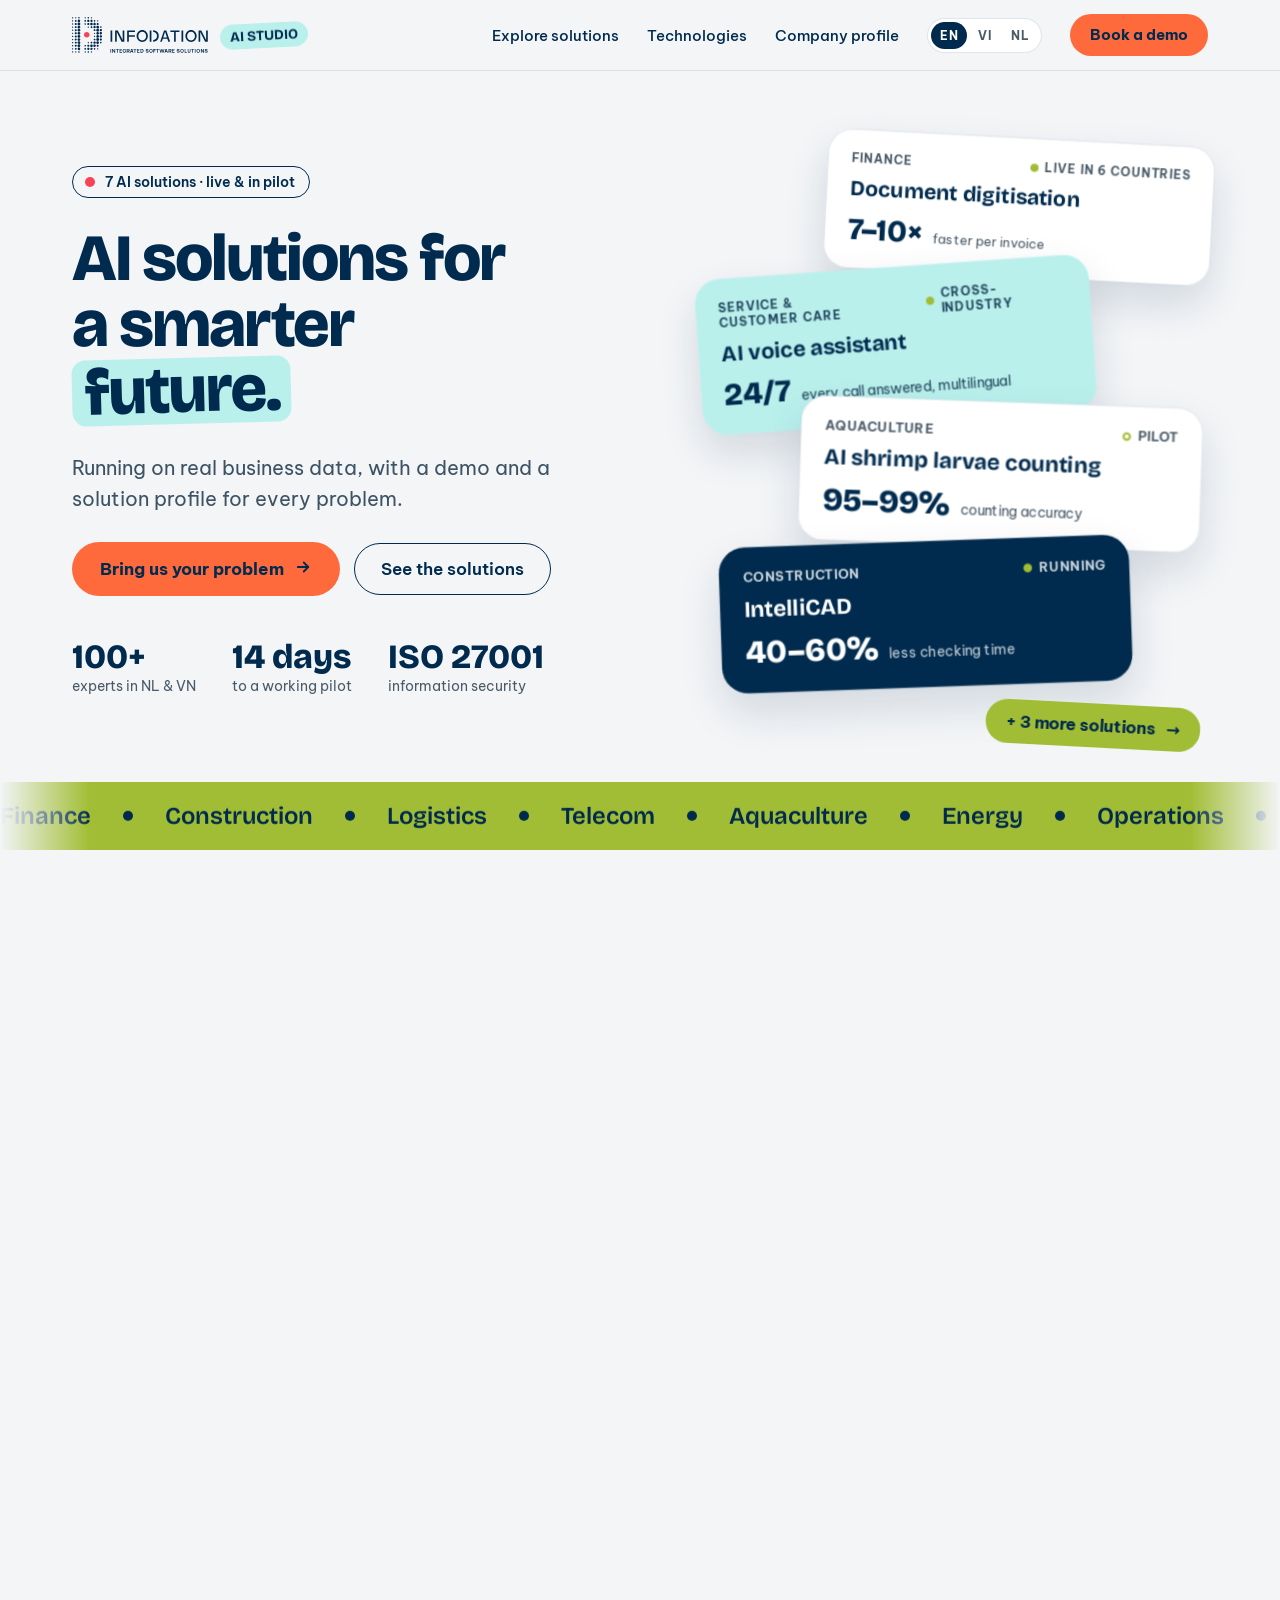
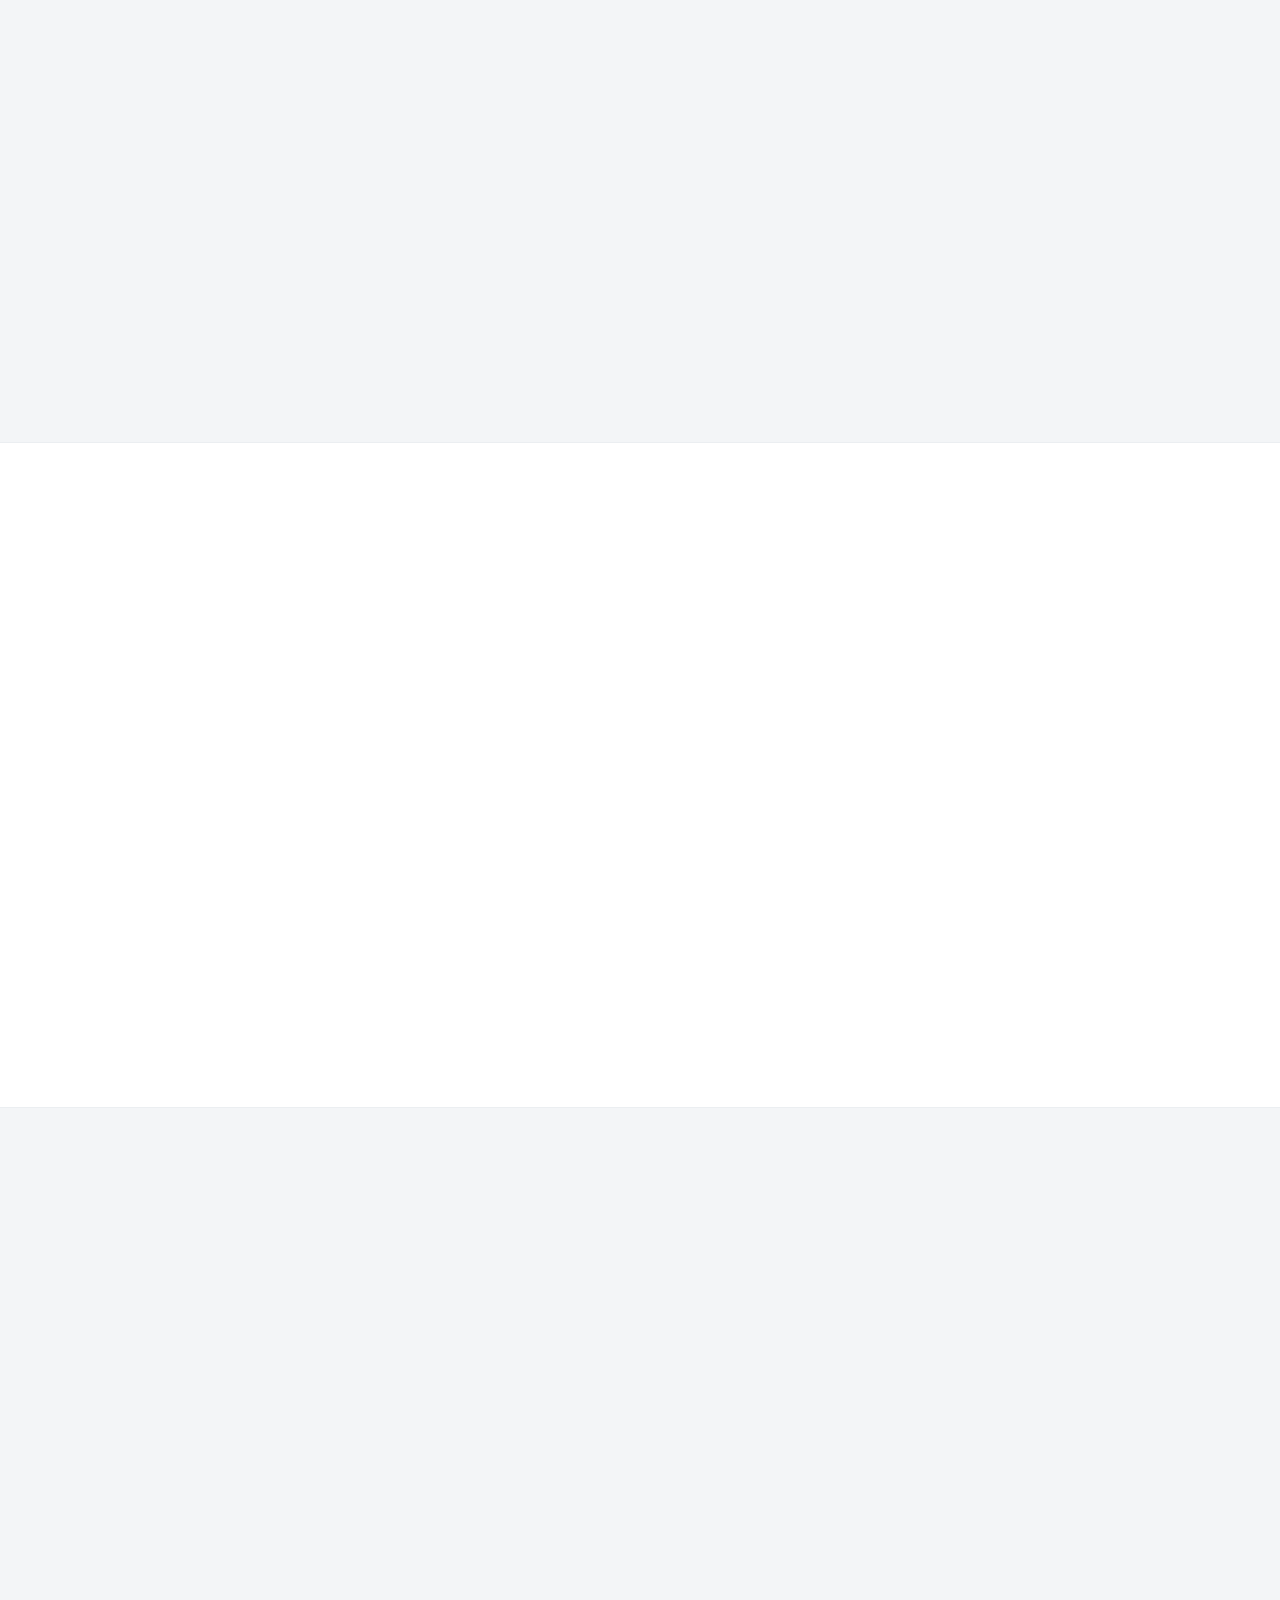
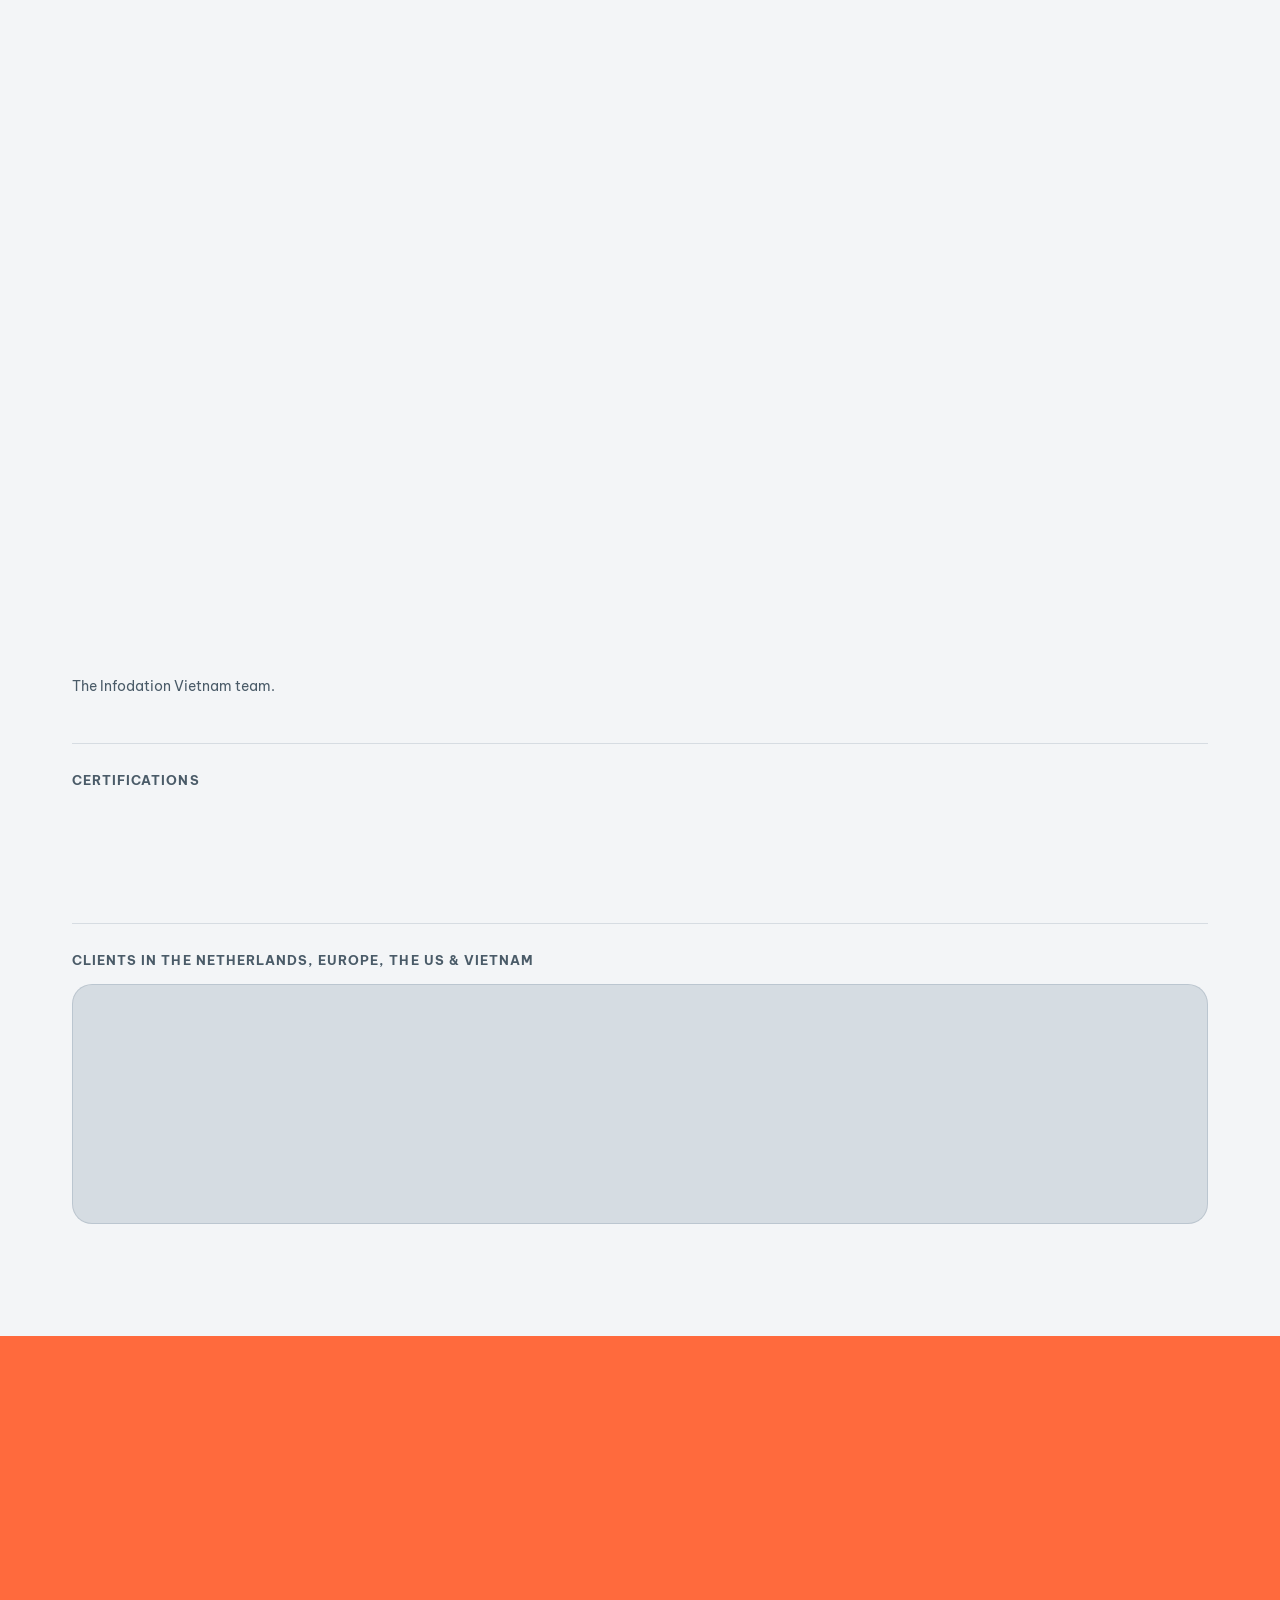
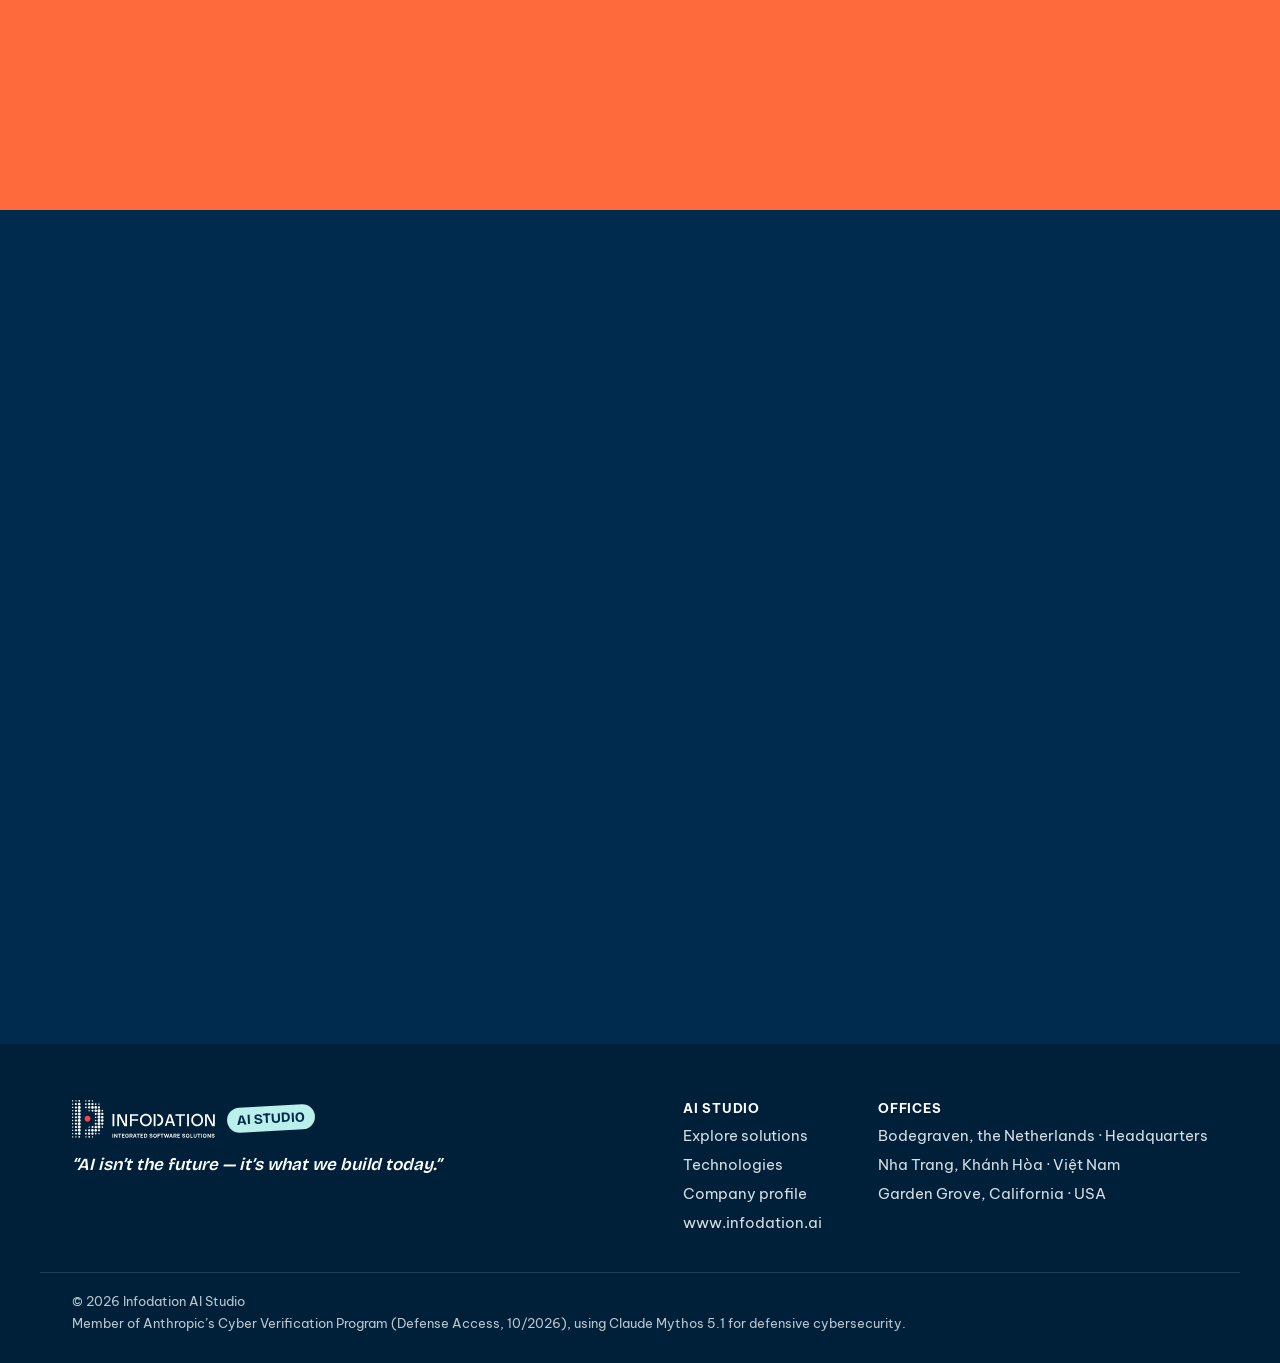
<file: index.html>
<!DOCTYPE html>
<html lang="en" data-root="">
<head>
<meta charset="utf-8">
<meta name="viewport" content="width=device-width, initial-scale=1">
<title data-i18n="meta.home">Infodation AI Studio</title>
<meta name="description" data-i18n-attr="content:meta.desc" content="">
<link rel="preconnect" href="https://fonts.googleapis.com">
<link rel="preconnect" href="https://fonts.gstatic.com" crossorigin>
<link rel="stylesheet" href="https://fonts.googleapis.com/css2?family=Be+Vietnam+Pro:wght@400;500;600;700&family=Bricolage+Grotesque:opsz,wght@12..96,400;12..96,600;12..96,700;12..96,800&family=JetBrains+Mono:wght@500;700&display=swap">
<link rel="stylesheet" href="assets/css/main.css">
<script src="assets/js/palettes.js"></script>
<script src="assets/js/config.js"></script>
<script src="assets/js/theme.js"></script>
</head>
<body>
<div class="page">
<div data-layout="header"></div>

<main id="main">
<!-- HERO -->
<section id="top" class="wrap hero">
  <div class="hero-copy">
    <div class="badge intro" style="--i:0"><span class="dot"></span><span data-i18n="hero.badge" data-i18n-vars='{"n":7}'></span></div>
    <h1 class="h1 intro" style="--i:1" data-i18n="hero.title"></h1>
    <p class="hero-lead intro" style="--i:2" data-i18n="hero.lead"></p>
    <div class="row intro" style="--i:3">
      <a href="#contact" class="btn btn-accent btn-lg"><span data-i18n="hero.cta"></span><span data-icon="arrow"></span></a>
      <a href="#solutions" class="btn btn-outline btn-lg" data-i18n="hero.cta2"></a>
    </div>
    <div class="stats intro" style="--i:4">
      <div><div class="stat-v" data-i18n="hero.s1v"></div><div class="stat-l" data-i18n="hero.s1l"></div></div>
      <div><div class="stat-v" data-i18n="hero.s2v"></div><div class="stat-l" data-i18n="hero.s2l"></div></div>
      <div><div class="stat-v" data-i18n="hero.s3v"></div><div class="stat-l" data-i18n="hero.s3l"></div></div>
    </div>
  </div>
  <div class="stack" data-stack data-i18n-attr="aria-label:hero.stackLabel" role="group">
    <div class="stack-inner" id="hero-stack"></div>
  </div>
</section>

<!-- INDUSTRY MARQUEE -->
<section class="mq" data-i18n-attr="aria-label:industriesLabel" data-asm="unfold" data-asm-start="1.05" data-asm-end=".8">
  <div class="mq-track" id="marquee"></div>
</section>

<!-- PROBLEM → SOLUTION -->
<section id="solutions" class="wrap sec">
  <div class="sec-head">
    <h2 class="h2" data-split data-i18n="problem.title"></h2>
    <p class="lead" data-asm="right" data-i18n="problem.lead"></p>
  </div>
  <div class="grid-cards asm-stage" id="home-cards" data-asm-stagger=".09"></div>
  <div class="bar-cta" data-asm="rise">
    <span data-i18n="problem.seeAll" data-i18n-vars='{"n":7}'></span>
    <a href="solutions.html" class="btn btn-ink btn-md" data-i18n="problem.explore"></a>
  </div>
</section>

<!-- HOW WE WORK -->
<section id="how" class="band-white">
  <div class="wrap sec" style="gap:56px">
    <div class="sec-head">
      <h2 class="h2" data-split data-i18n="how.title"></h2>
      <p class="lead" style="max-width:420px;flex:1 1 340px" data-asm="right" data-i18n="how.lead"></p>
    </div>
    <ol class="steps asm-stage" id="steps" data-asm-stagger=".1"></ol>
  </div>
</section>

<!-- COMPANY PROFILE -->
<section id="profile" class="wrap sec">
  <div class="profile-row">
    <div class="profile-copy">
      <span class="eyebrow" data-asm="rise" data-i18n="profile.eyebrow"></span>
      <h2 class="h2" data-split data-i18n="profile.title"></h2>
      <p data-asm="rise" data-i18n="profile.lead"></p>
      <div class="partners asm-stage" id="partners" data-asm-stagger=".07"></div>
    </div>
    <div class="doc-card lift" data-asm="right" data-tilt="5">
      <a class="doc-cover" id="doc-cover" data-doc="company-profile" target="_blank" rel="noopener" data-asm="book" data-asm-delay=".25">
        <img src="assets/img/company-profile-cover.jpg" width="170" height="240" data-i18n-attr="alt:profile.coverAlt" alt="">
      </a>
      <div class="doc-copy">
        <span class="doc-title" data-i18n="profile.cardTitle"></span>
        <span class="doc-text" data-i18n="profile.cardText"></span>
        <div class="row" style="gap:10px;padding-top:4px">
          <a class="btn btn-accent btn-sm" id="doc-view" data-doc="company-profile" target="_blank" rel="noopener" data-i18n="profile.viewOnline"></a>
          <a class="btn btn-ghost btn-sm" id="doc-dl" data-doc="company-profile" download><span data-i18n="profile.download"></span></a>
        </div>
      </div>
    </div>
  </div>

  <div class="offices asm-stage" data-asm-stagger=".22">
    <div class="office lift" data-asm="swingL" data-asm-end=".55" data-tilt="6"><span data-icon="pin"></span><div><div class="office-n" data-i18n="how.o1n"></div><div class="office-s" data-i18n="how.o1s"></div></div></div>
    <div class="office lift" data-asm="zoom" data-asm-end=".55" data-tilt="6"><span data-icon="pin"></span><div><div class="office-n" data-i18n="how.o2n"></div><div class="office-s" data-i18n="how.o2s"></div></div></div>
    <div class="office lift" data-asm="swing" data-asm-end=".55" data-tilt="6"><span data-icon="pin"></span><div><div class="office-n" data-i18n="how.o3n"></div><div class="office-s" data-i18n="how.o3s"></div></div></div>
  </div>

  <figure class="team">
    <img src="assets/img/team.jpg" width="1889" height="839" loading="lazy" data-asm="screen" data-asm-end=".45" data-i18n-attr="alt:profile.teamAlt" alt="">
    <figcaption data-i18n="profile.caption"></figcaption>
  </figure>

  <div class="sub-block">
    <span class="eyebrow" data-i18n="profile.certs"></span>
    <div class="certs" id="certs" data-asm-stagger=".08"></div>
  </div>

  <div class="sub-block">
    <span class="eyebrow" data-i18n="profile.clients"></span>
    <div class="clients" id="clients" data-asm-stagger=".04"></div>
  </div>
</section>

<!-- VISION · MISSION · TAGLINE -->
<section class="vision">
  <div class="wrap inner">
    <div style="flex:1 1 480px;display:flex;flex-direction:column;gap:28px">
      <p class="tagline" data-split data-i18n="vision.tagline"></p>
      <a href="#contact" class="btn btn-ink btn-lg" style="align-self:flex-start" data-asm="rise" data-i18n="vision.cta"></a>
    </div>
    <div class="asm-stage" style="flex:1 1 420px;display:flex;flex-direction:column;gap:32px" data-asm-stagger=".12">
      <div class="vm" data-asm="swing"><span class="vm-t" data-i18n="vision.vT"></span><span class="vm-x" data-i18n="vision.vX"></span></div>
      <div class="vm" data-asm="swing"><span class="vm-t" data-i18n="vision.mT"></span><span class="vm-x" data-i18n="vision.mX"></span></div>
    </div>
  </div>
</section>

<!-- CTA + FORM -->
<section id="contact" class="contact">
  <div class="wrap inner">
    <div class="contact-copy">
      <h2 class="h2" data-split data-i18n="contact.title"></h2>
      <p data-asm="rise" data-i18n="contact.lead"></p>
      <ul class="checks asm-stage" data-asm-stagger=".1">
        <li data-asm="left"><span data-icon="check"></span><span data-i18n="contact.b1"></span></li>
        <li data-asm="left"><span data-icon="check"></span><span data-i18n="contact.b2"></span></li>
        <li data-asm="left"><span data-icon="check"></span><span data-i18n="contact.b3"></span></li>
      </ul>
      <div class="reach" data-asm="rise">
        <div><div class="reach-l" data-i18n="contact.email"></div><a href="mailto:sales@infodation.com">sales@infodation.com</a></div>
        <div><div class="reach-l" data-i18n="contact.phone"></div><a href="tel:+842583526477">(+84) 2583 526 477</a></div>
      </div>
    </div>

    <form class="form" id="contact-form" novalidate data-asm="right" data-asm-end=".5">
      <h3 data-i18n="contact.formTitle"></h3>
      <label><span data-i18n="contact.name"></span><input type="text" name="name" autocomplete="name" required></label>
      <label><span data-i18n="contact.workEmail"></span><input type="email" name="email" autocomplete="email" required></label>
      <label><span data-i18n="contact.problem"></span><select name="problem" id="problem-select"></select></label>
      <label><span data-i18n="contact.bottleneck"></span><textarea name="bottleneck" rows="4"></textarea></label>
      <div class="form-msg" role="status" aria-live="polite"></div>
      <button type="submit" class="btn btn-accent" data-i18n="contact.submit"></button>
      <span class="form-note" data-i18n="contact.note"></span>
    </form>
  </div>
</section>
</main>

<div data-layout="footer"></div>
</div>

<script src="assets/js/i18n/en.js"></script>
<script src="assets/js/i18n/vi.js"></script>
<script src="assets/js/i18n/nl.js"></script>
<script src="assets/js/i18n.js"></script>
<script src="assets/js/data/solutions.js"></script>
<script src="assets/js/docs.js"></script>
<script src="assets/js/layout.js"></script>
<script src="assets/js/motion.js"></script>
<script src="assets/js/reveal.js"></script>
<script src="assets/js/pages/home.js"></script>
<script src="assets/js/app.js"></script>
</body>
</html>
</file>
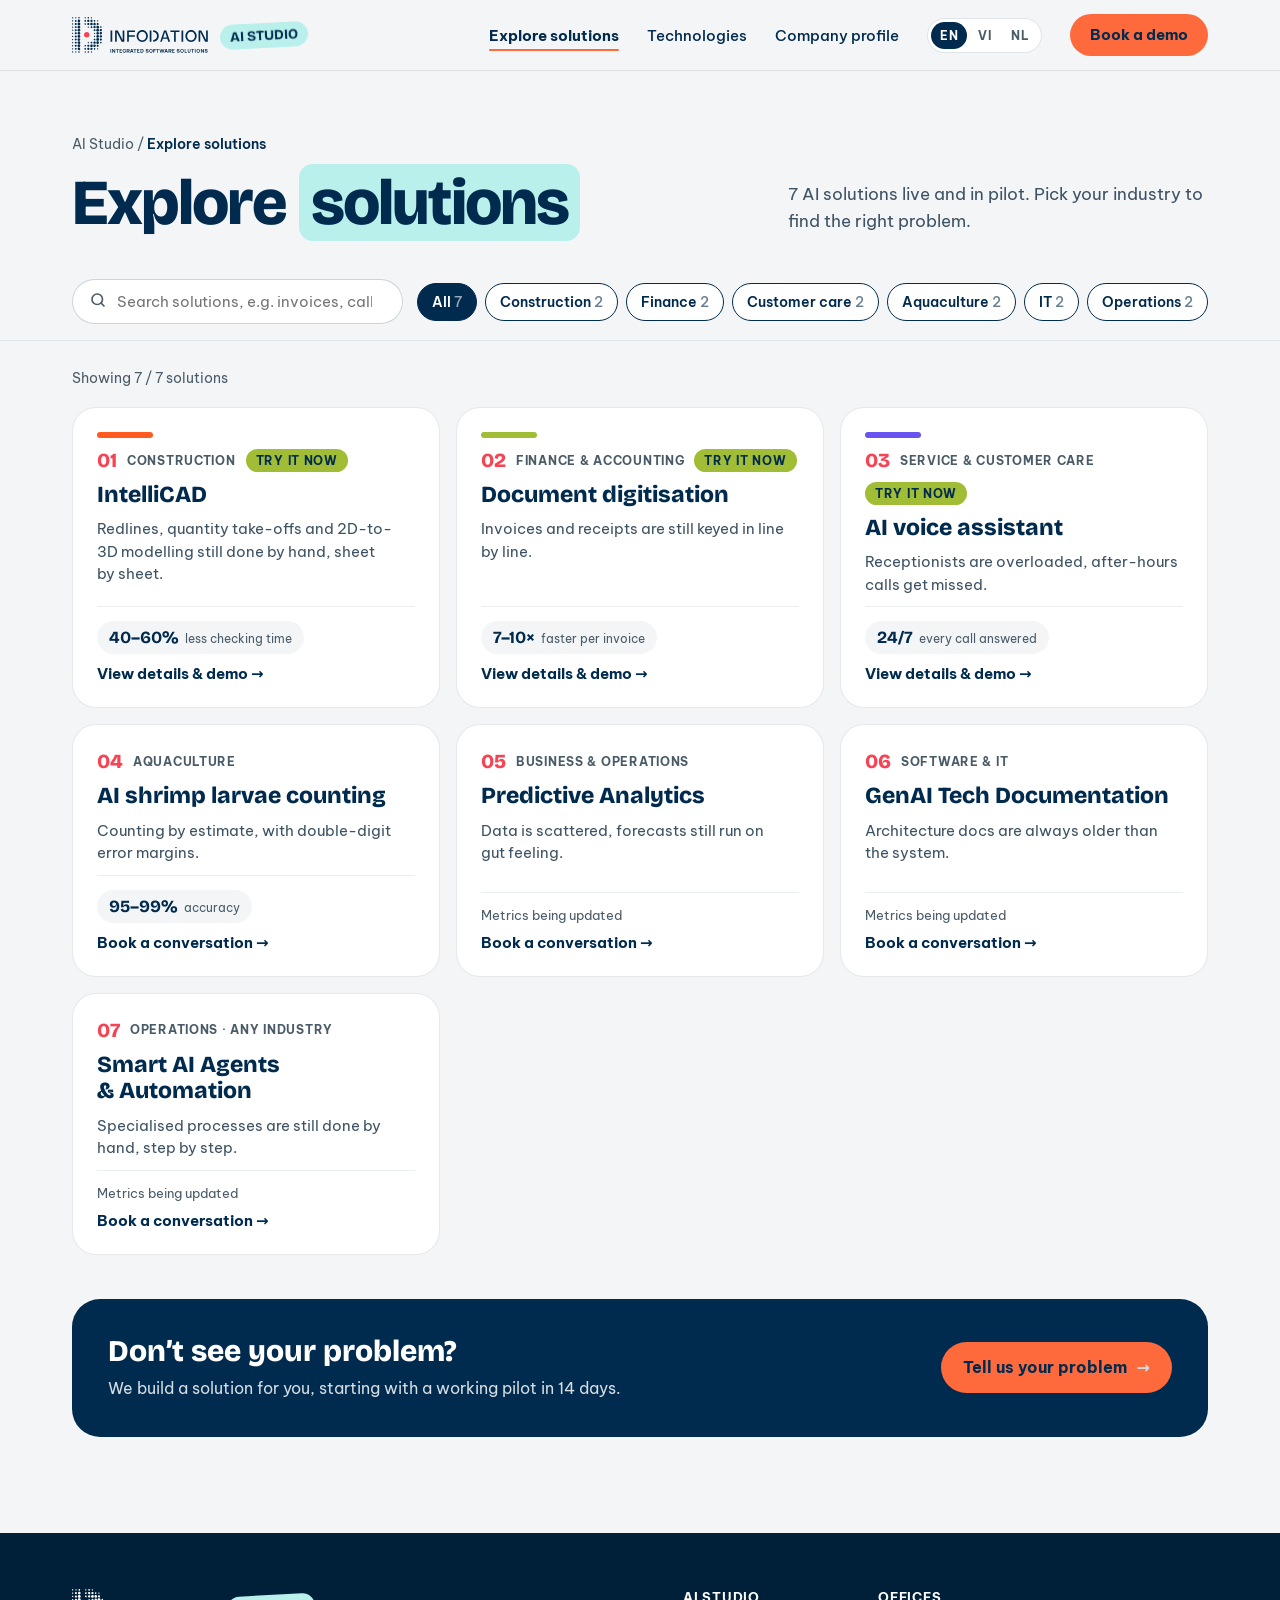
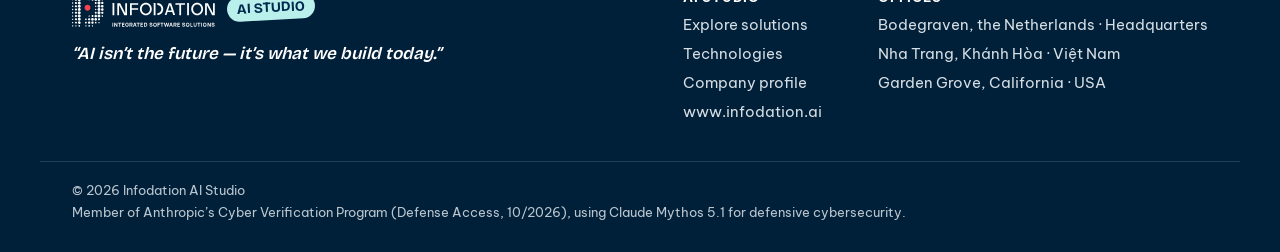
<file: solutions.html>
<!DOCTYPE html>
<html lang="en" data-root="">
<head>
<meta charset="utf-8">
<meta name="viewport" content="width=device-width, initial-scale=1">
<title data-i18n="meta.solutions">Explore solutions — Infodation AI Studio</title>
<meta name="description" data-i18n-attr="content:meta.desc" content="">
<link rel="preconnect" href="https://fonts.googleapis.com">
<link rel="preconnect" href="https://fonts.gstatic.com" crossorigin>
<link rel="stylesheet" href="https://fonts.googleapis.com/css2?family=Be+Vietnam+Pro:wght@400;500;600;700&family=Bricolage+Grotesque:opsz,wght@12..96,400;12..96,600;12..96,700;12..96,800&family=JetBrains+Mono:wght@500;700&display=swap">
<link rel="stylesheet" href="assets/css/main.css">
<script src="assets/js/palettes.js"></script>
<script src="assets/js/config.js"></script>
<script src="assets/js/theme.js"></script>
</head>
<body>
<div class="page">
<div data-layout="header" data-current="solutions"></div>

<main id="main">
<section class="wrap m-head">
  <nav class="crumb rise-in" style="--d:0ms" aria-label="Breadcrumb"><a href="index.html">AI Studio</a> / <b data-i18n="market.crumb"></b></nav>
  <div class="sec-head" style="gap:20px 48px">
    <h1 class="m-h1 rise-in" style="--d:80ms" data-i18n="market.title"></h1>
    <p class="lead rise-in" style="--d:170ms;max-width:420px" data-i18n="market.lead" data-i18n-vars='{"n":7}'></p>
  </div>
</section>

<section class="controls">
  <div class="wrap inner rise-in" style="--d:250ms">
    <label class="search">
      <span data-icon="search"></span>
      <input type="search" id="q" data-i18n-attr="placeholder:market.search,aria-label:market.searchAria">
    </label>
    <div class="filters" role="group" id="filters" data-i18n-attr="aria-label:market.filtersAria"></div>
  </div>
</section>

<section class="wrap results">
  <span class="result-count" id="count" aria-live="polite"></span>
  <div class="grid-fill ga" id="grid"></div>
  <div class="custom-cta" data-reveal>
    <div style="display:flex;flex-direction:column;gap:8px">
      <b data-i18n="market.customT"></b>
      <span data-i18n="market.customX"></span>
    </div>
    <a href="index.html#contact" class="btn btn-accent btn-md" data-i18n="market.customBtn"></a>
  </div>
</section>
</main>

<div data-layout="footer"></div>
</div>

<script src="assets/js/i18n/en.js"></script>
<script src="assets/js/i18n/vi.js"></script>
<script src="assets/js/i18n/nl.js"></script>
<script src="assets/js/i18n.js"></script>
<script src="assets/js/data/solutions.js"></script>
<script src="assets/js/docs.js"></script>
<script src="assets/js/layout.js"></script>
<script src="assets/js/motion.js"></script>
<script src="assets/js/reveal.js"></script>
<script src="assets/js/pages/solutions.js"></script>
<script src="assets/js/app.js"></script>
</body>
</html>
</file>
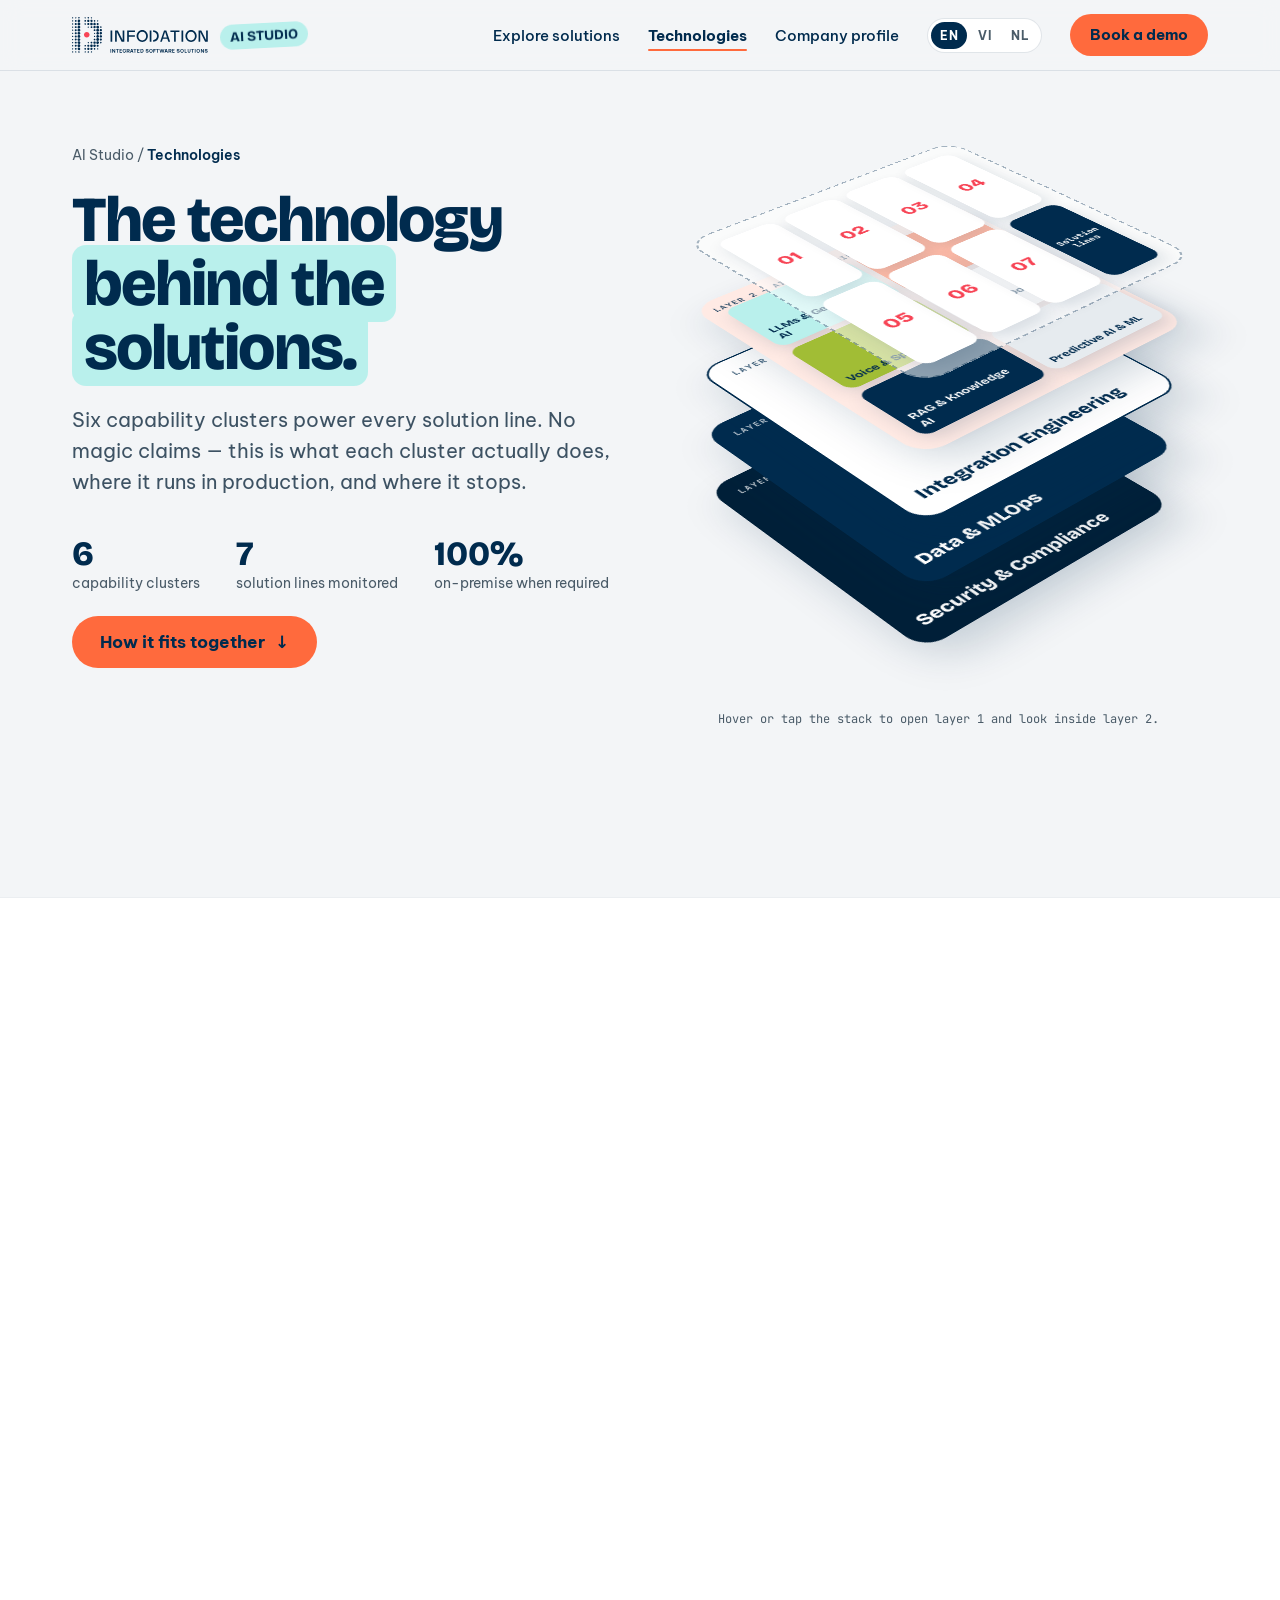
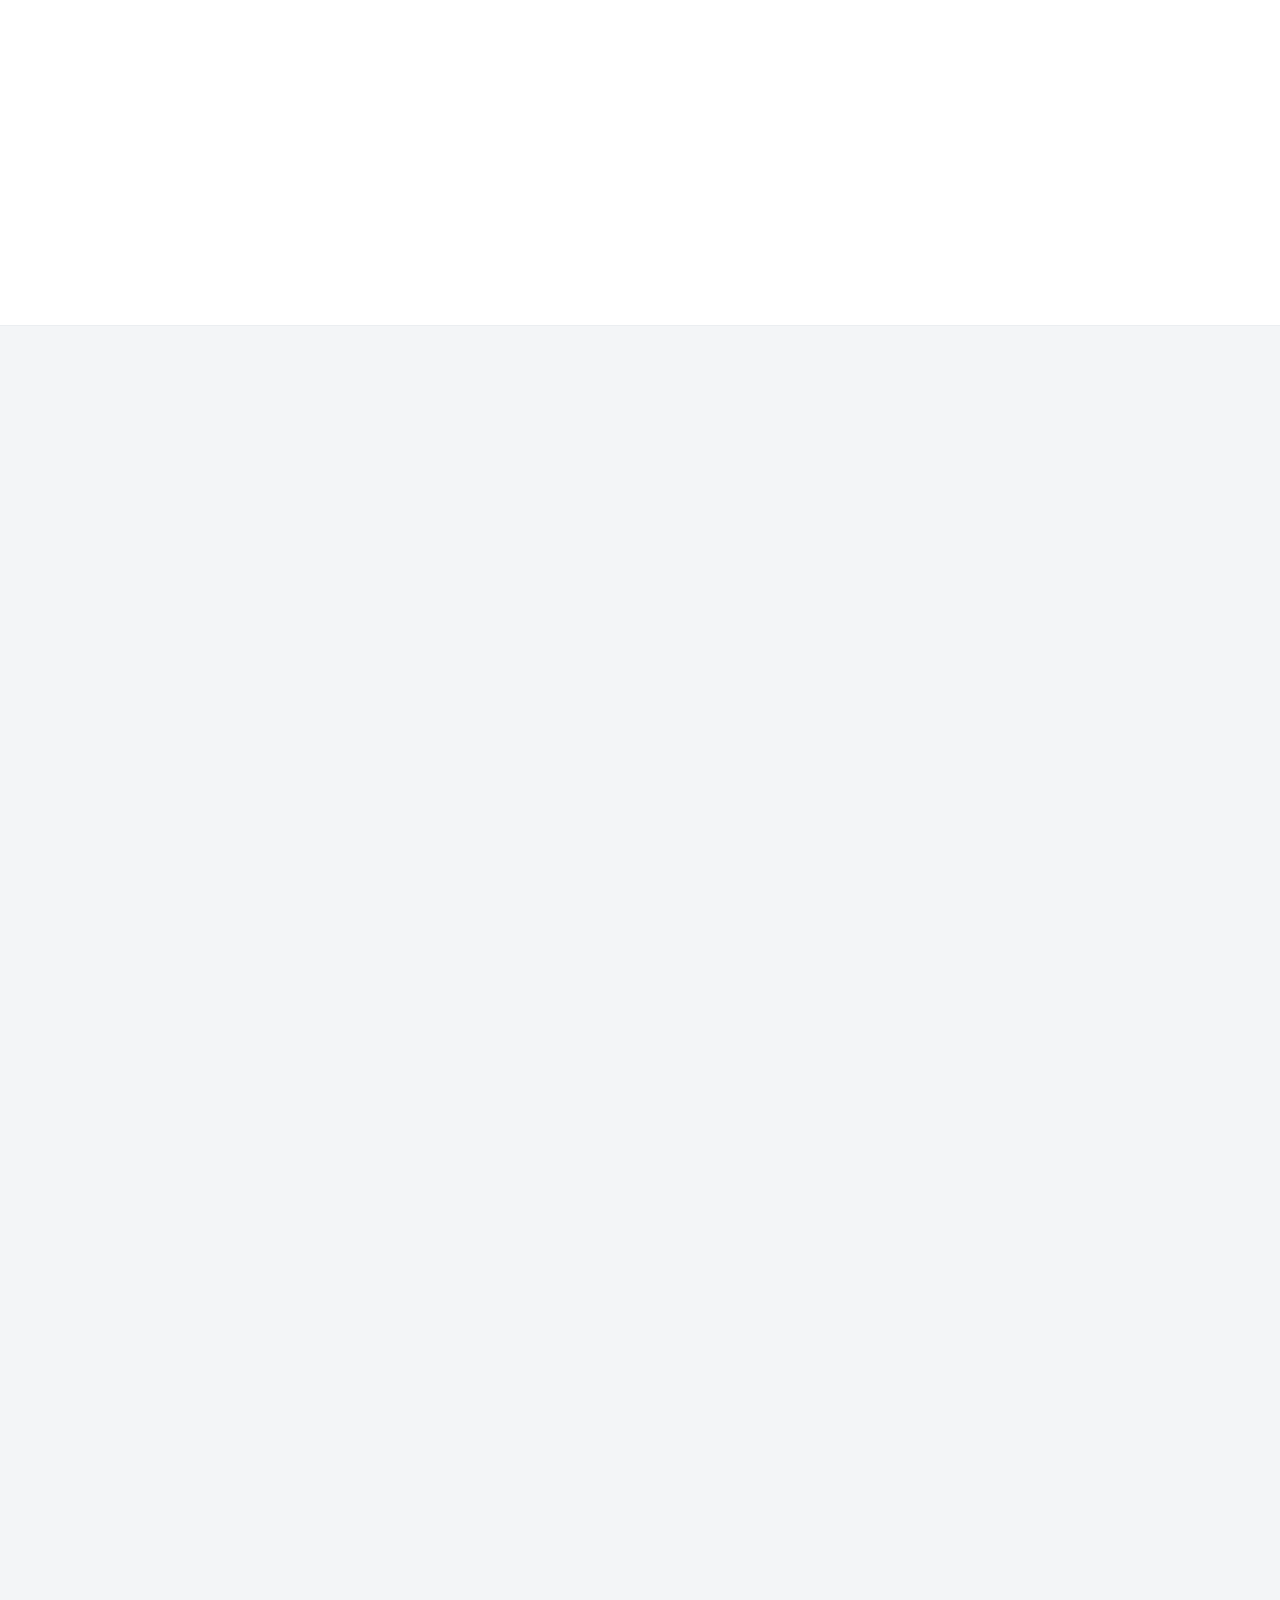
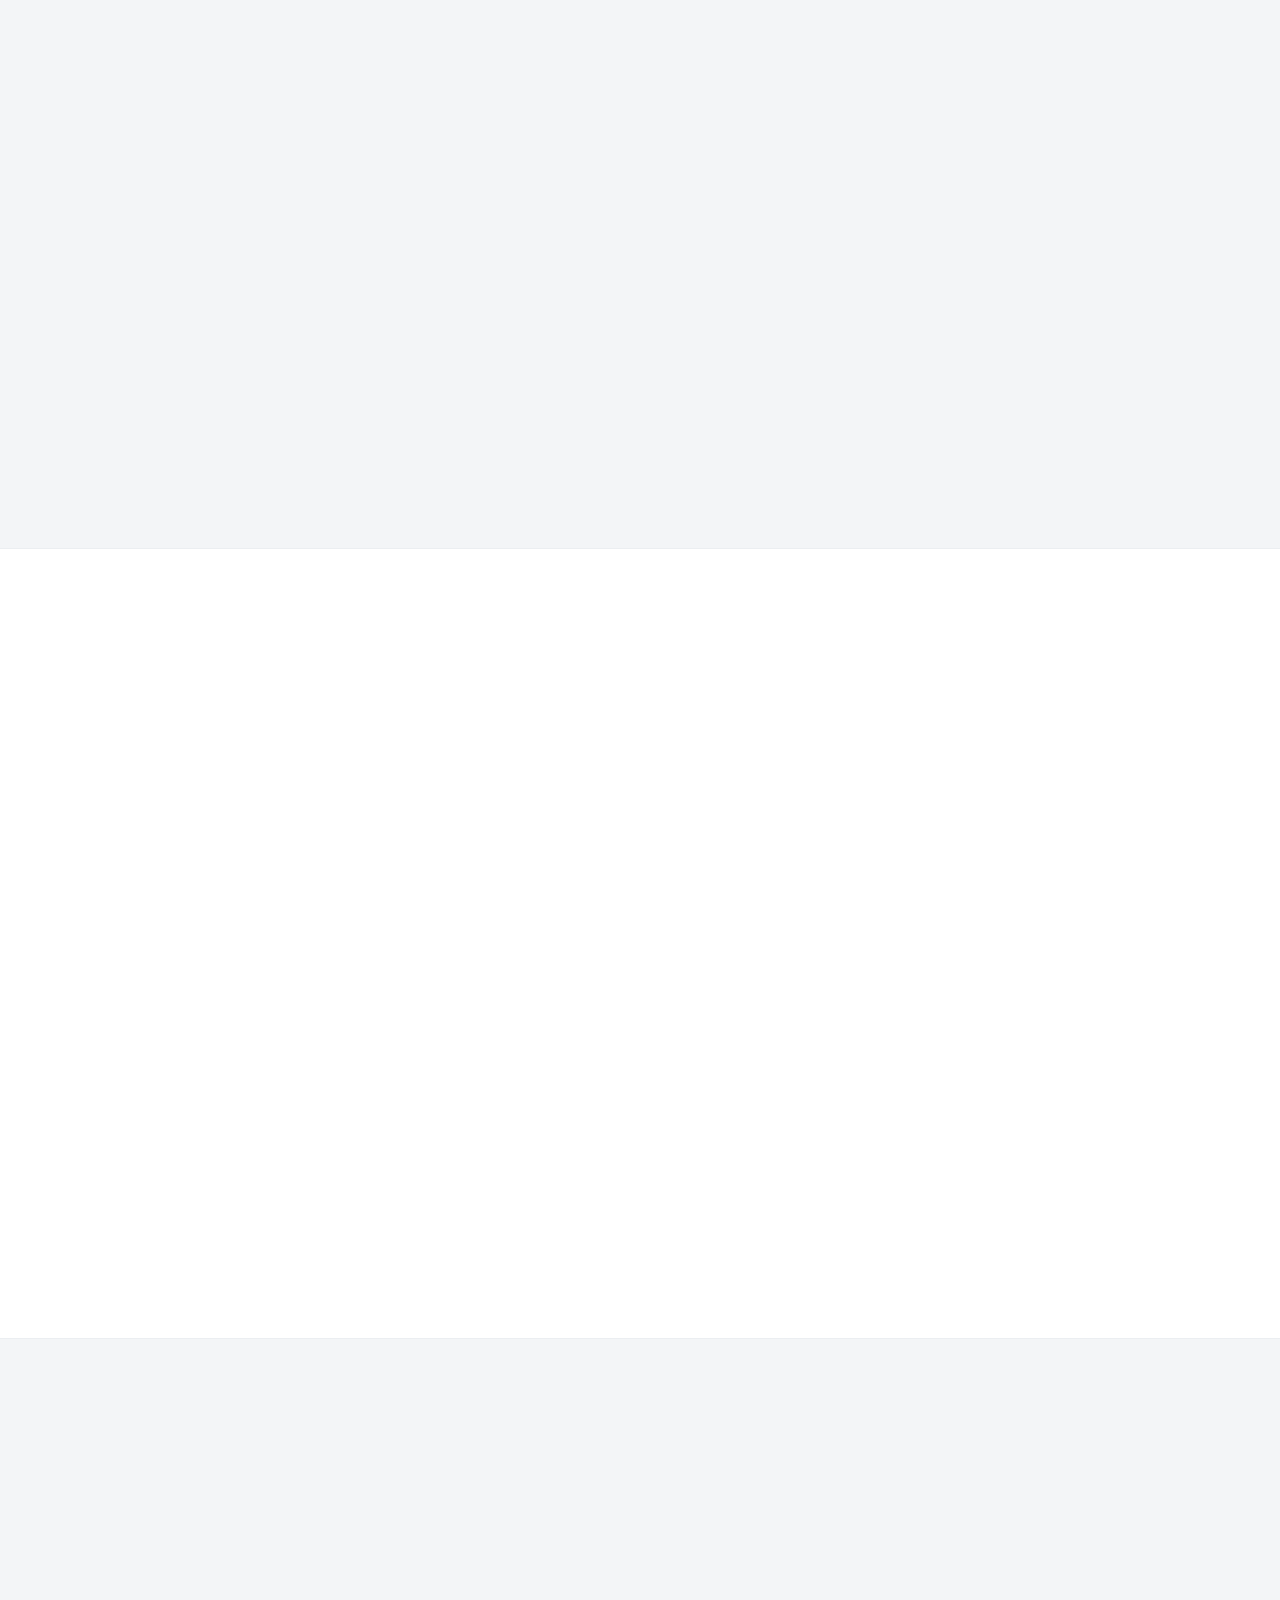
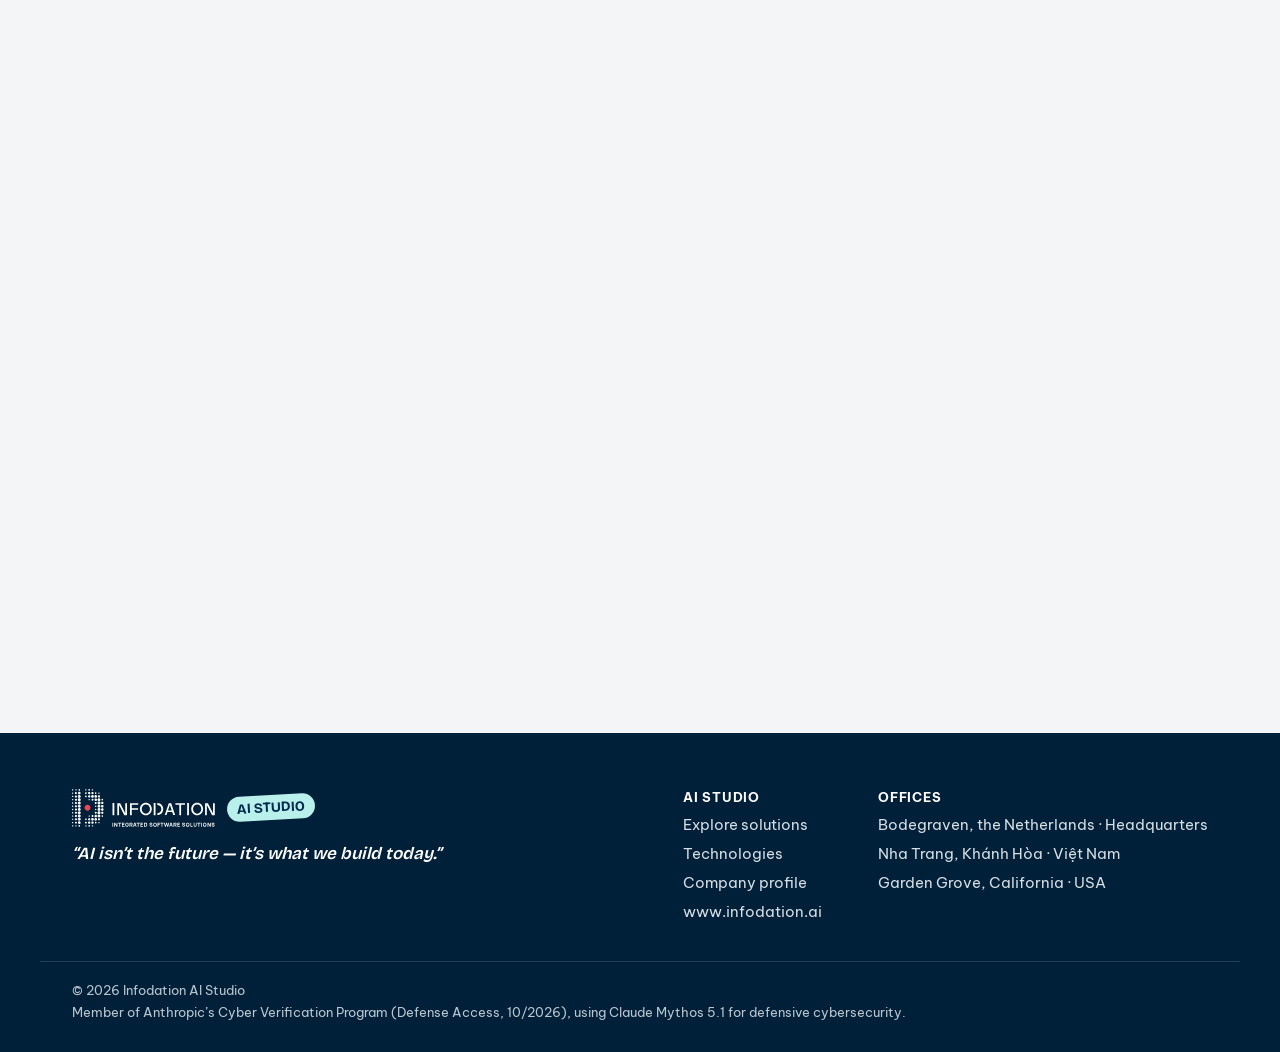
<file: technologies.html>
<!DOCTYPE html>
<html lang="en" data-root="">
<head>
<meta charset="utf-8">
<meta name="viewport" content="width=device-width, initial-scale=1">
<title data-i18n="meta.tech">Technology — Infodation AI Studio</title>
<meta name="description" data-i18n-attr="content:tech.lead" content="">
<link rel="preconnect" href="https://fonts.googleapis.com">
<link rel="preconnect" href="https://fonts.gstatic.com" crossorigin>
<link rel="stylesheet" href="https://fonts.googleapis.com/css2?family=Be+Vietnam+Pro:wght@400;500;600;700&family=Bricolage+Grotesque:opsz,wght@12..96,400;12..96,600;12..96,700;12..96,800&family=JetBrains+Mono:wght@500;700&display=swap">
<link rel="stylesheet" href="assets/css/main.css">
<link rel="stylesheet" href="assets/css/tech.css">
<script src="assets/js/palettes.js"></script>
<script src="assets/js/config.js"></script>
<script src="assets/js/theme.js"></script>
</head>
<body>
<div class="page">
<div data-layout="header" data-current="tech"></div>

<main id="main">
<!-- HERO: architecture stack -->
<section class="wrap t-hero">
  <div class="t-copy">
    <nav class="crumb intro" style="--i:0" aria-label="Breadcrumb"><a href="index.html">AI Studio</a> / <b data-i18n="tech.crumb"></b></nav>
    <h1 class="m-h1 intro" style="--i:1" data-i18n="tech.h1"></h1>
    <p class="hero-lead intro" style="--i:2" data-i18n="tech.lead"></p>
    <div class="stats intro" style="--i:3" id="tstats"></div>
    <div class="row intro" style="--i:4">
      <a href="#flow" class="btn btn-accent btn-lg"><span data-i18n="tech.flowLabel"></span> ↓</a>
    </div>
  </div>
  <div class="tstack" role="group" tabindex="0">
    <div class="tstack-inner" id="tstack"></div>
    <div class="tstack-cap" id="tstack-cap" aria-hidden="true"></div>
    <div class="tstack-hint" id="tstack-hint"></div>
  </div>
</section>

<!-- FLOW DIAGRAM -->
<section id="flow" class="band-white">
  <div class="wrap sec" style="gap:36px">
    <div class="sec-head">
      <div style="flex:1 1 560px;display:flex;flex-direction:column;gap:14px">
        <span class="eyebrow" data-asm="left" data-i18n="tech.flowLabel"></span>
        <h2 class="h2" data-split data-i18n="tech.flowTitle"></h2>
      </div>
      <p class="lead" style="flex:1 1 340px;max-width:420px" data-asm="right" data-i18n="tech.flowLead"></p>
    </div>
    <div class="asm-stage">
      <div class="flow-card" data-asm="screen" data-asm-end=".55">
        <div class="scroll-x"><div id="flow-svg"></div></div>
        <div class="flow-hint" data-i18n="tech.flowHint"></div>
      </div>
    </div>
  </div>
</section>

<!-- CLUSTERS -->
<section class="wrap sec" style="gap:40px">
  <div class="sec-head">
    <div style="flex:1 1 560px;display:flex;flex-direction:column;gap:14px">
      <span class="eyebrow" data-asm="left" data-i18n="tech.cardsLabel"></span>
      <h2 class="h2" data-split data-i18n="tech.cardsTitle"></h2>
    </div>
  </div>
  <div class="tcards" id="tcards" data-asm-stagger=".08"></div>
</section>

<!-- MATRIX -->
<section class="band-white">
  <div class="wrap sec" style="gap:36px">
    <div class="sec-head">
      <div style="flex:1 1 560px;display:flex;flex-direction:column;gap:14px">
        <span class="eyebrow" data-asm="left" data-i18n="tech.mapLabel"></span>
        <h2 class="h2" data-split data-i18n="tech.mapTitle"></h2>
      </div>
      <p class="lead" style="flex:1 1 340px;max-width:420px" data-asm="right" data-i18n="tech.mapLead"></p>
    </div>
    <div class="matrix-card" data-asm="rise">
      <div class="scroll-x"><div class="matrix" id="matrix" role="group" data-i18n-attr="aria-label:tech.mapAria" data-asm-stagger=".03"></div></div>
    </div>
  </div>
</section>

<!-- PRINCIPLES -->
<section class="wrap sec" style="gap:40px">
  <div class="sec-head">
    <div style="flex:1 1 560px;display:flex;flex-direction:column;gap:14px">
      <span class="eyebrow" data-asm="left" data-i18n="tech.prLabel"></span>
      <h2 class="h2" data-split data-i18n="tech.prTitle"></h2>
    </div>
  </div>
  <div class="prs" id="prs" data-asm-stagger=".1"></div>
  <div class="custom-cta" data-asm="rise" data-tilt="3">
    <div style="display:flex;flex-direction:column;gap:8px">
      <b data-i18n="tech.ctaT"></b>
      <span data-i18n="tech.ctaX"></span>
    </div>
    <a href="index.html#contact" class="btn btn-accent btn-md" data-i18n="tech.ctaBtn"></a>
  </div>
</section>
</main>

<div data-layout="footer"></div>
</div>

<script src="assets/js/i18n/en.js"></script>
<script src="assets/js/i18n/vi.js"></script>
<script src="assets/js/i18n/nl.js"></script>
<script src="assets/js/i18n/tech.js"></script>
<script src="assets/js/i18n.js"></script>
<script src="assets/js/data/solutions.js"></script>
<script src="assets/js/docs.js"></script>
<script src="assets/js/layout.js"></script>
<script src="assets/js/motion.js"></script>
<script src="assets/js/reveal.js"></script>
<script src="assets/js/pages/tech.js"></script>
<script src="assets/js/app.js"></script>
</body>
</html>
</file>
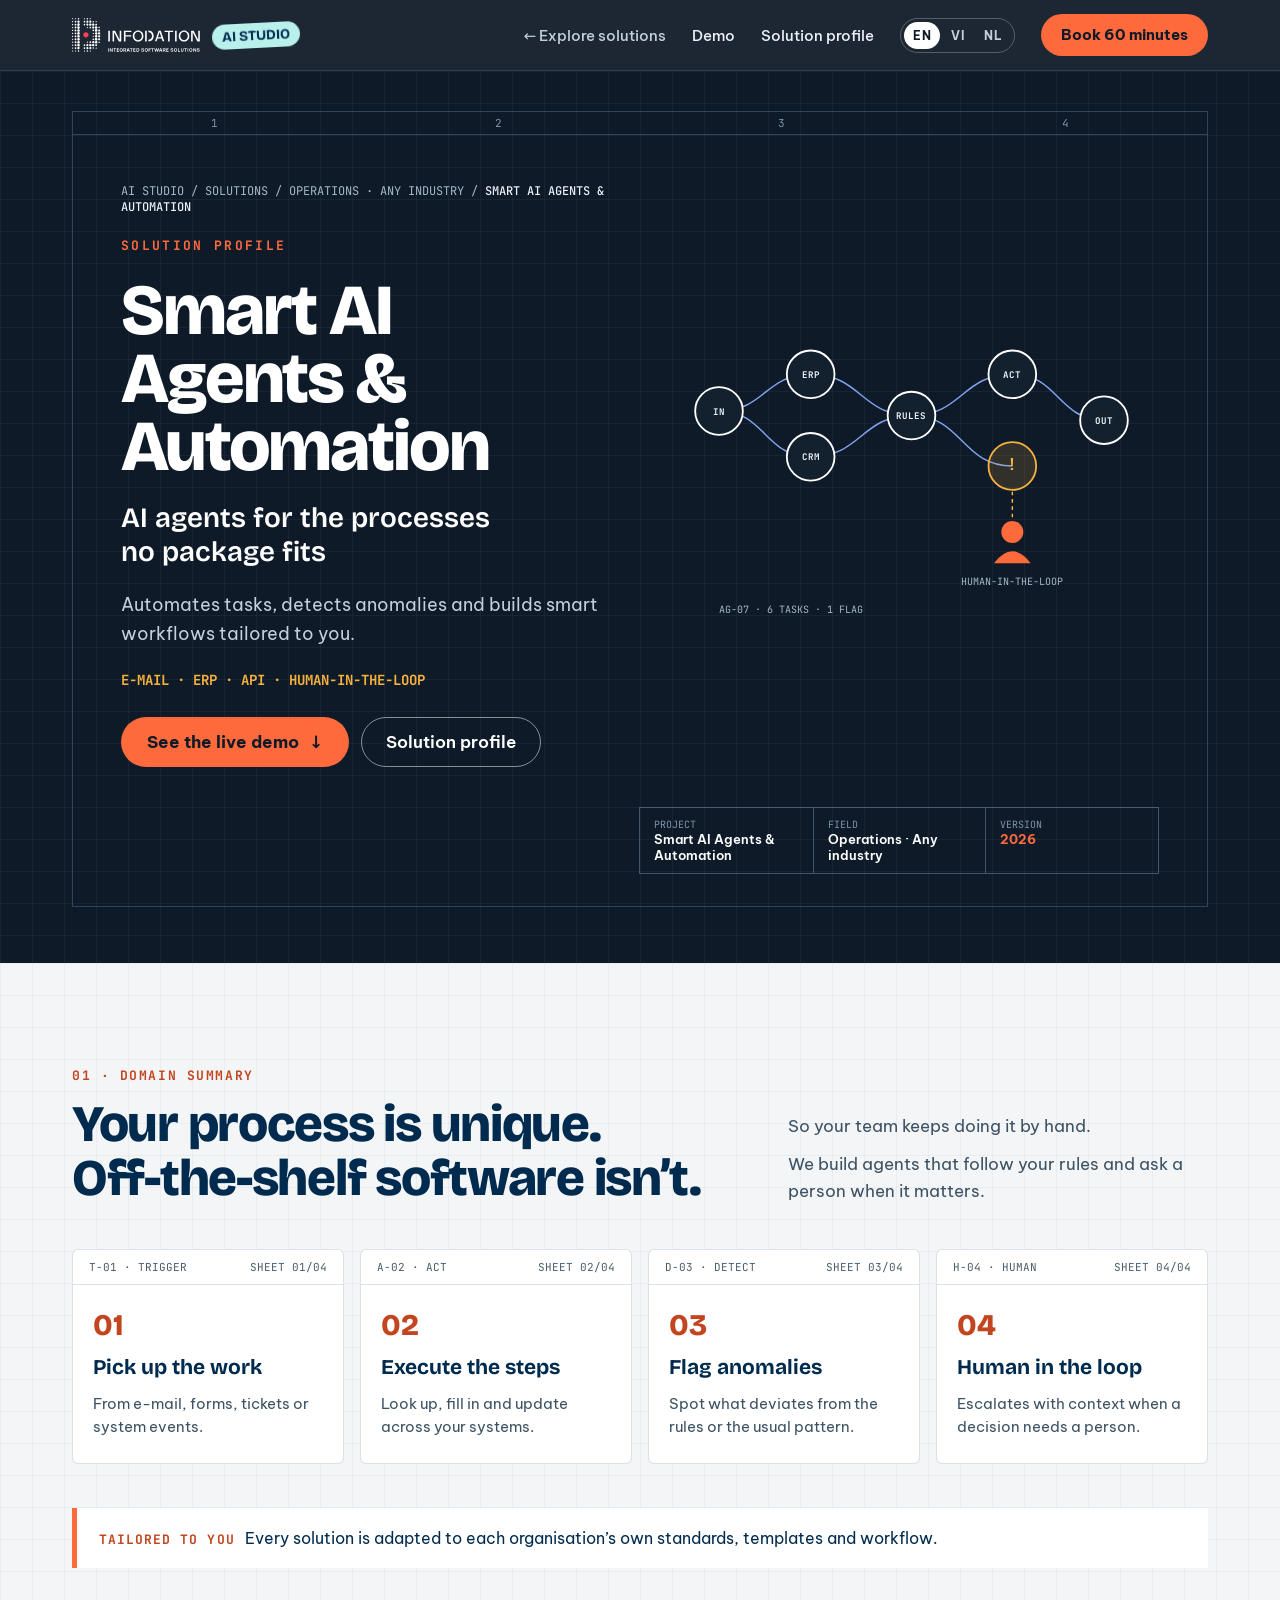
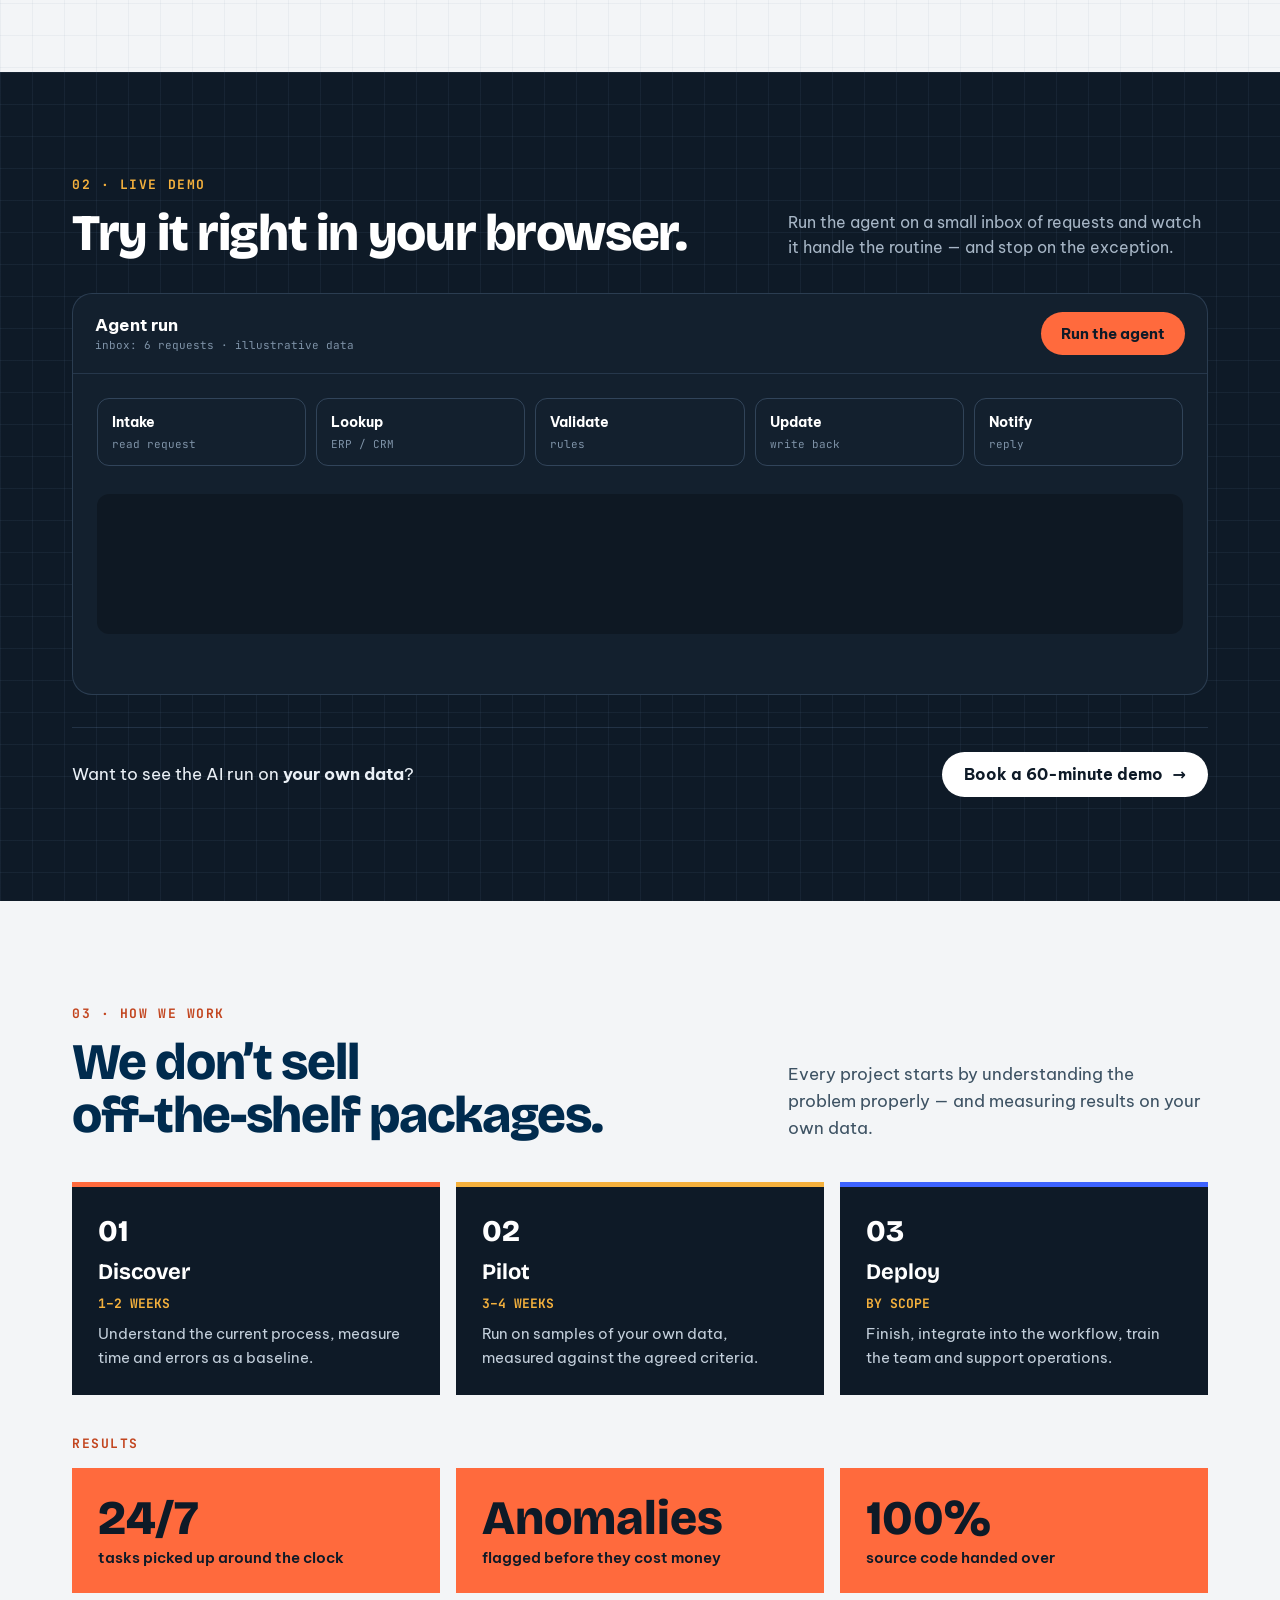
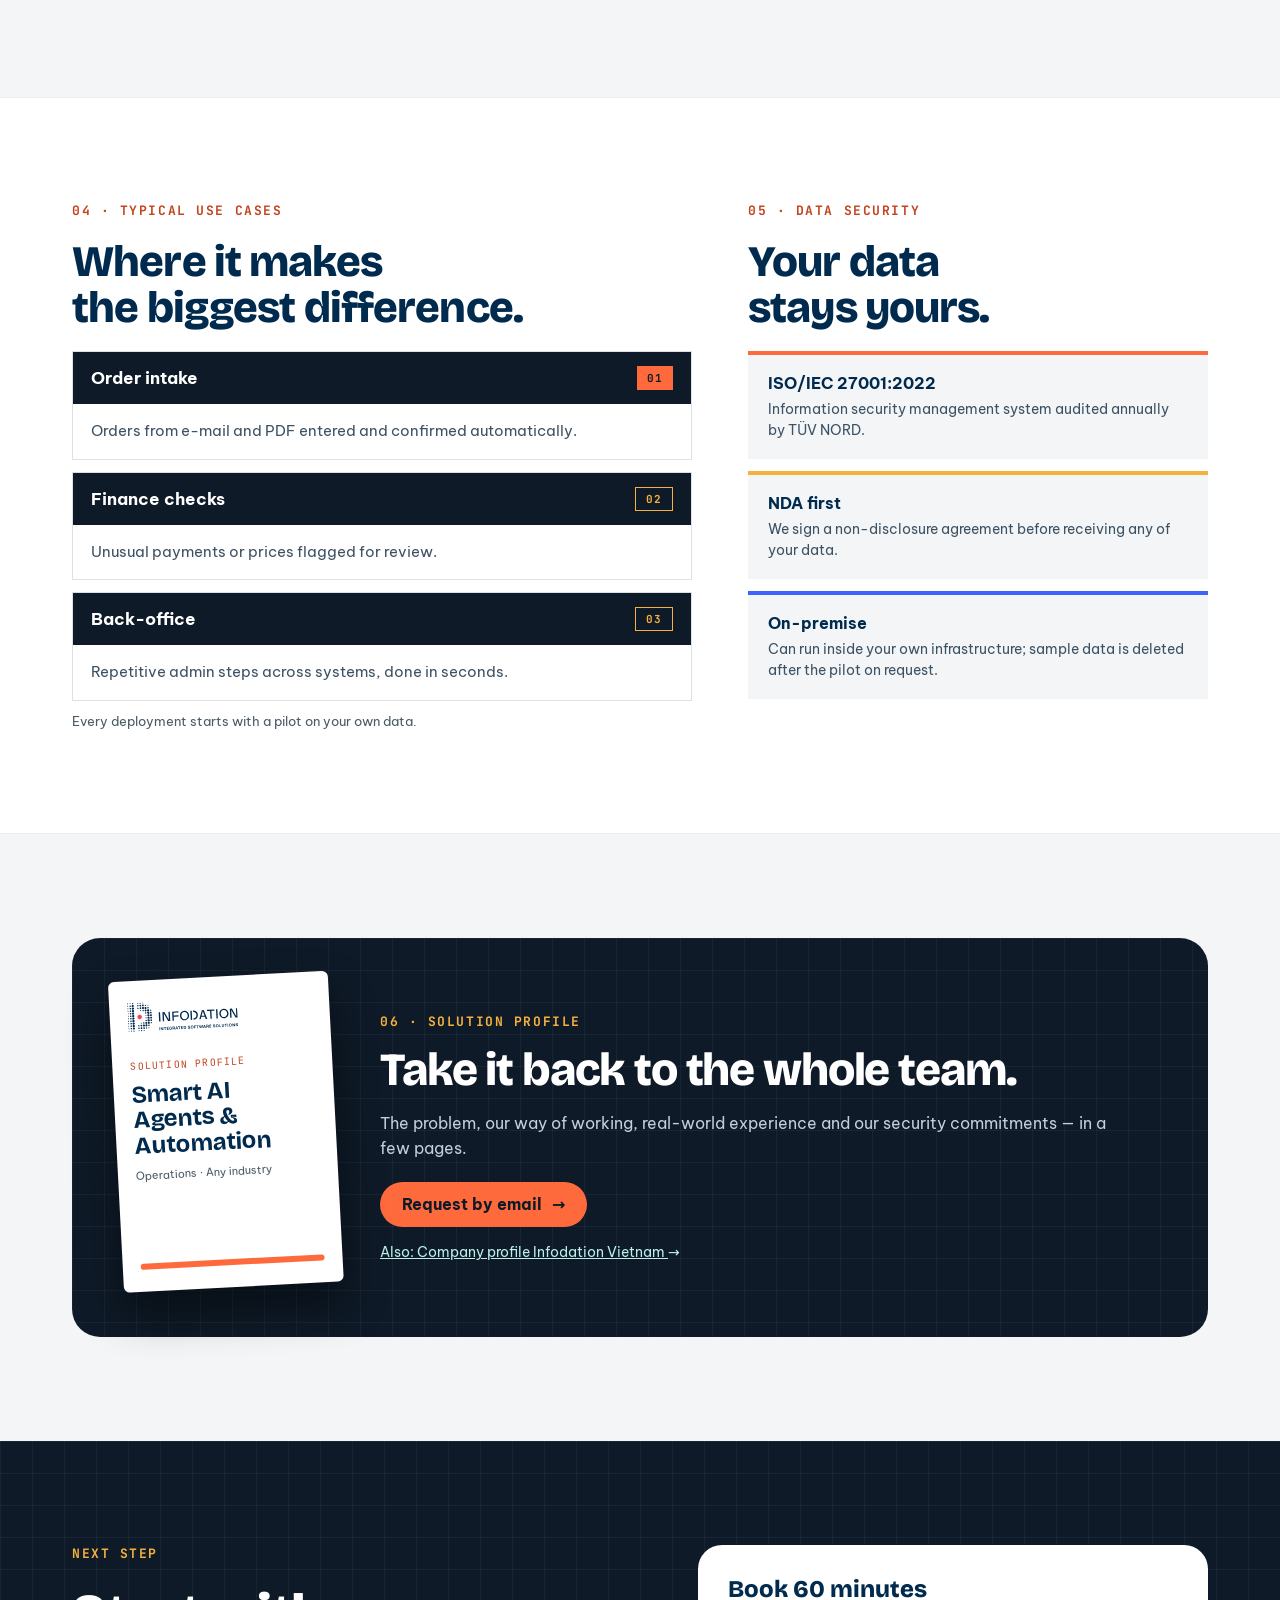
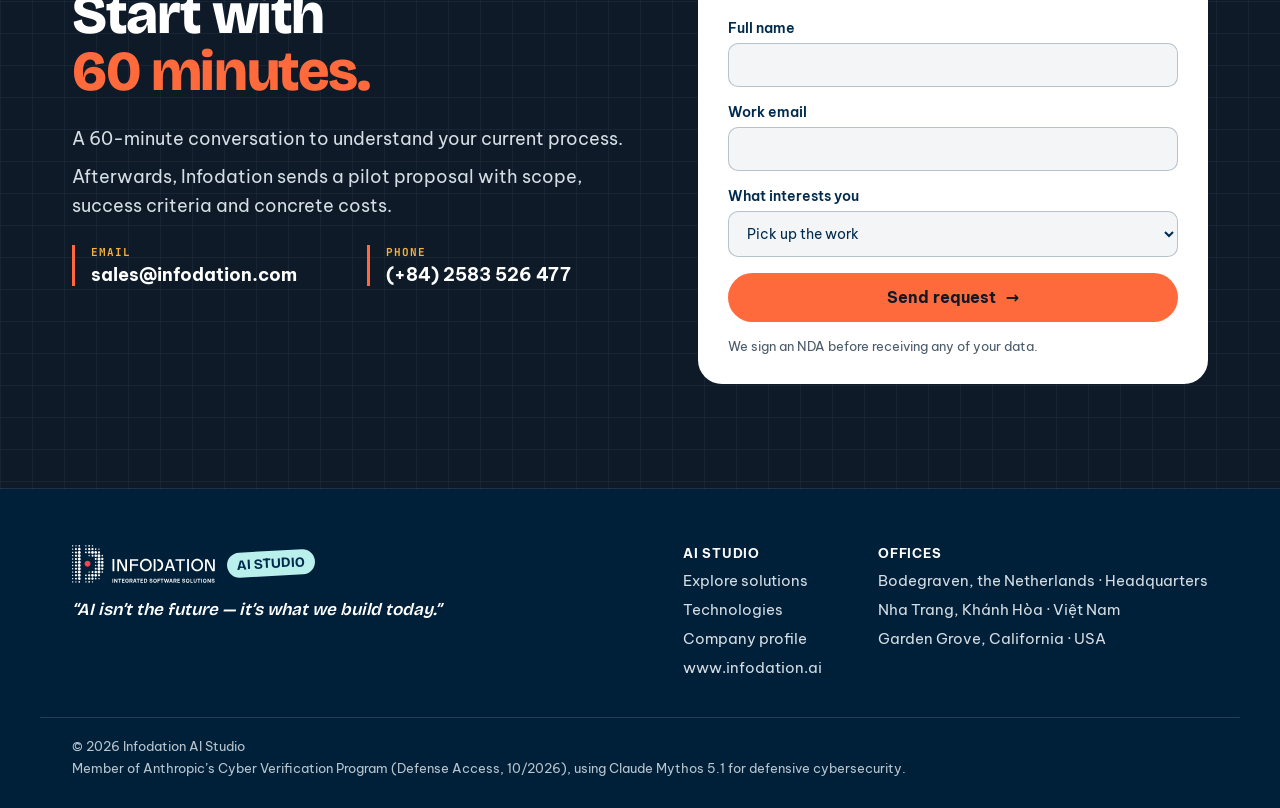
<file: solutions/ai-agents.html>
<!DOCTYPE html>
<html lang="en" data-root="../">
<head>
<meta charset="utf-8">
<meta name="viewport" content="width=device-width, initial-scale=1">
<title>Smart AI Agents & Automation — Infodation AI Studio</title>
<meta name="description" content="Automates tasks, detects anomalies and builds smart workflows tailored to you.">
<link rel="preconnect" href="https://fonts.googleapis.com">
<link rel="preconnect" href="https://fonts.gstatic.com" crossorigin>
<link rel="stylesheet" href="https://fonts.googleapis.com/css2?family=Be+Vietnam+Pro:wght@400;500;600;700&family=Bricolage+Grotesque:opsz,wght@12..96,400;12..96,600;12..96,700;12..96,800&family=JetBrains+Mono:wght@500;700&display=swap">
<link rel="stylesheet" href="../assets/css/main.css">
<script src="../assets/js/palettes.js"></script>
<script src="../assets/js/config.js"></script>
<script src="../assets/js/theme.js"></script>
</head>
<body class="bp-page" data-solution="ai-agents">
<div class="page">
<div data-layout="bp-header"></div>
<main id="main"></main>
<div data-layout="footer"></div>
</div>
<script src="../assets/js/i18n/en.js"></script>
<script src="../assets/js/i18n/vi.js"></script>
<script src="../assets/js/i18n/nl.js"></script>
<script src="../assets/js/i18n.js"></script>
<script src="../assets/js/data/solutions.js"></script>
<script src="../assets/js/docs.js"></script>
<script src="../assets/js/layout.js"></script>
<script src="../assets/js/motion.js"></script>
<script src="../assets/js/reveal.js"></script>
<script src="../assets/js/pages/demos.js"></script>
<script src="../assets/js/pages/detail.js"></script>
<script src="../assets/js/app.js"></script>
</body>
</html>
</file>
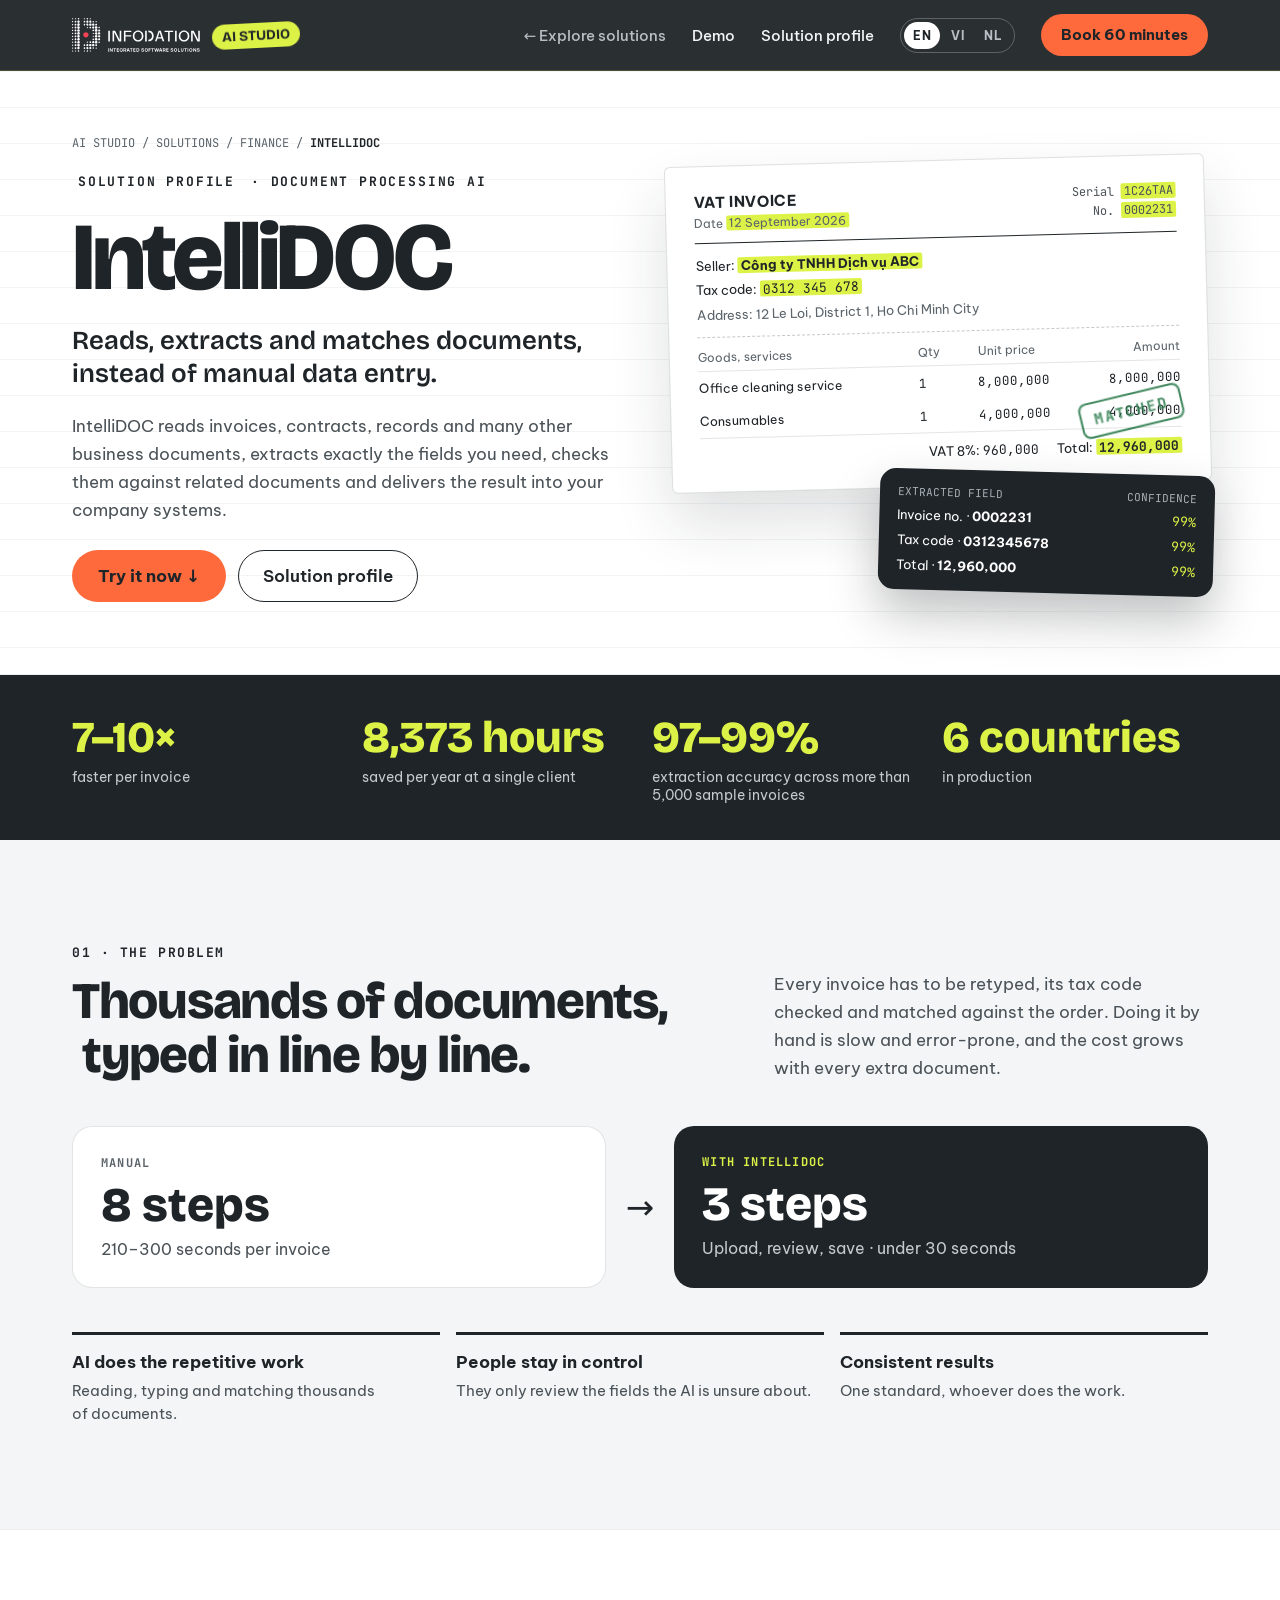
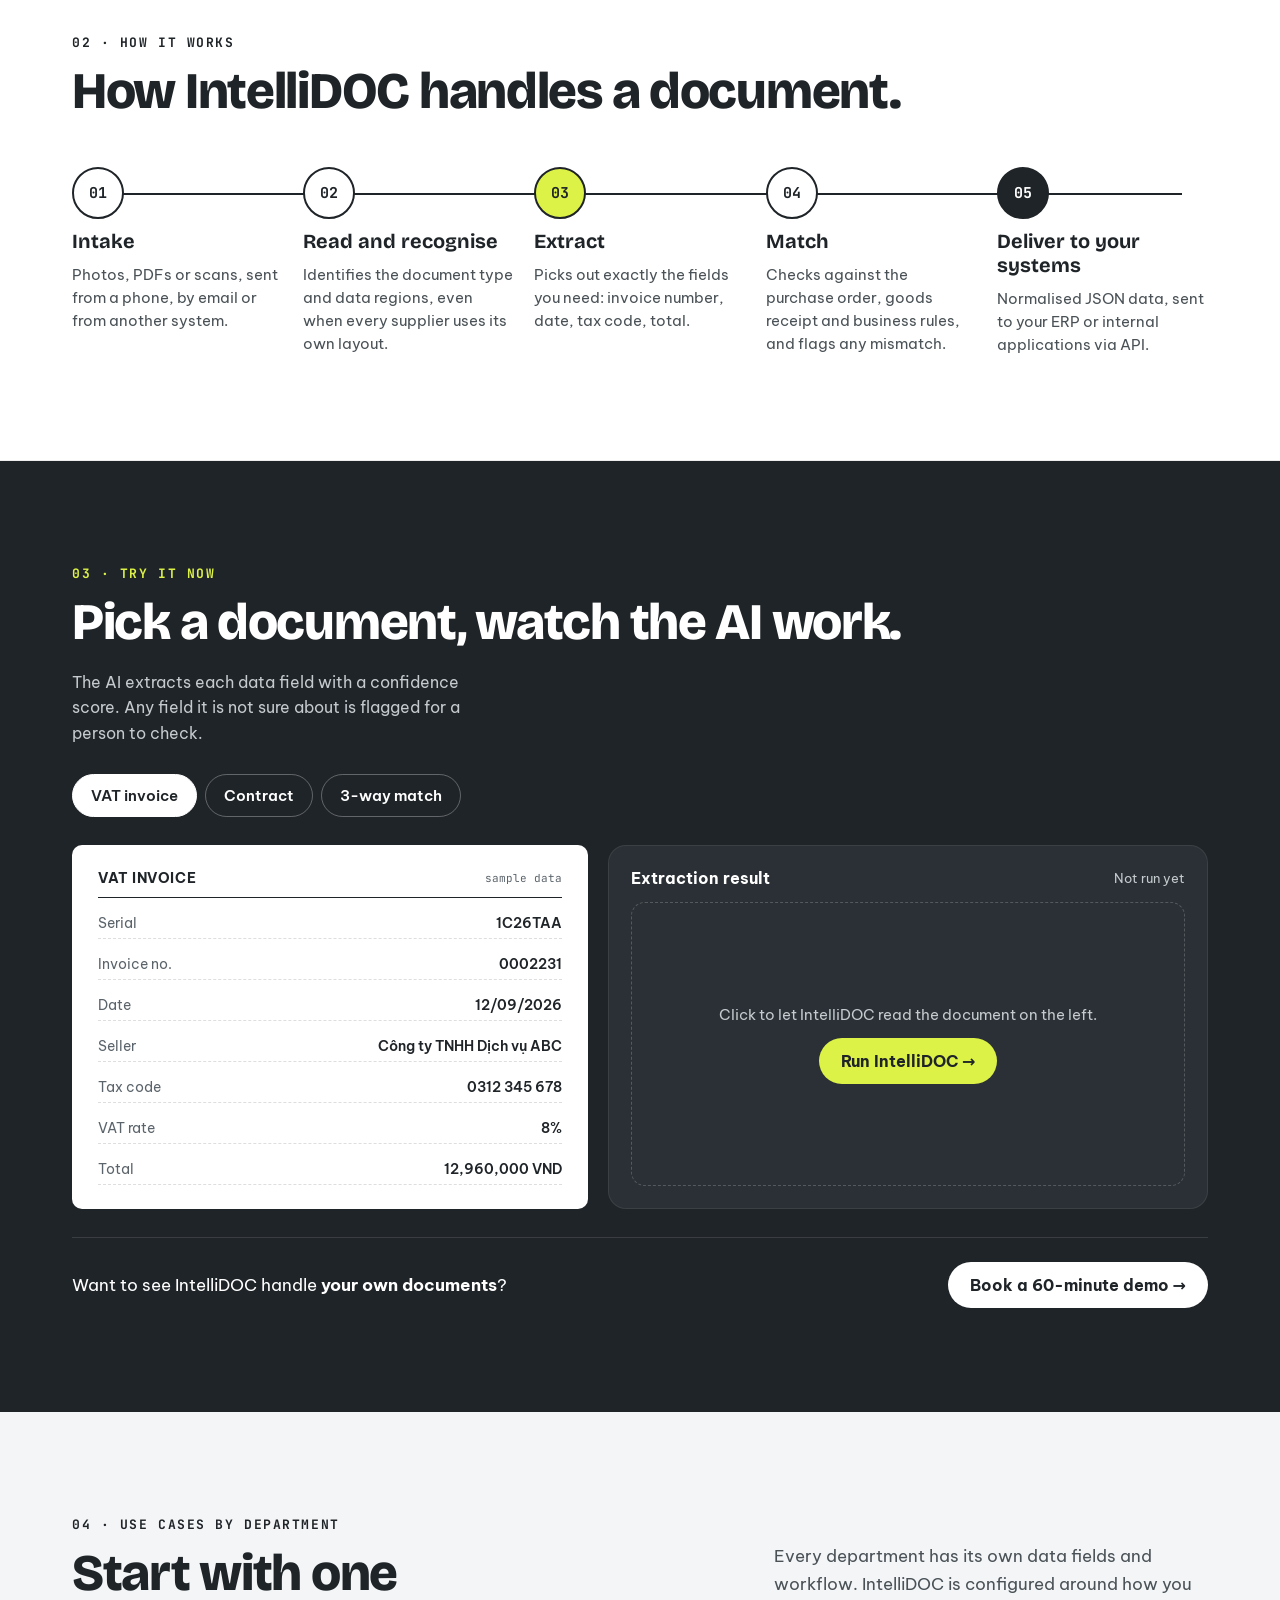
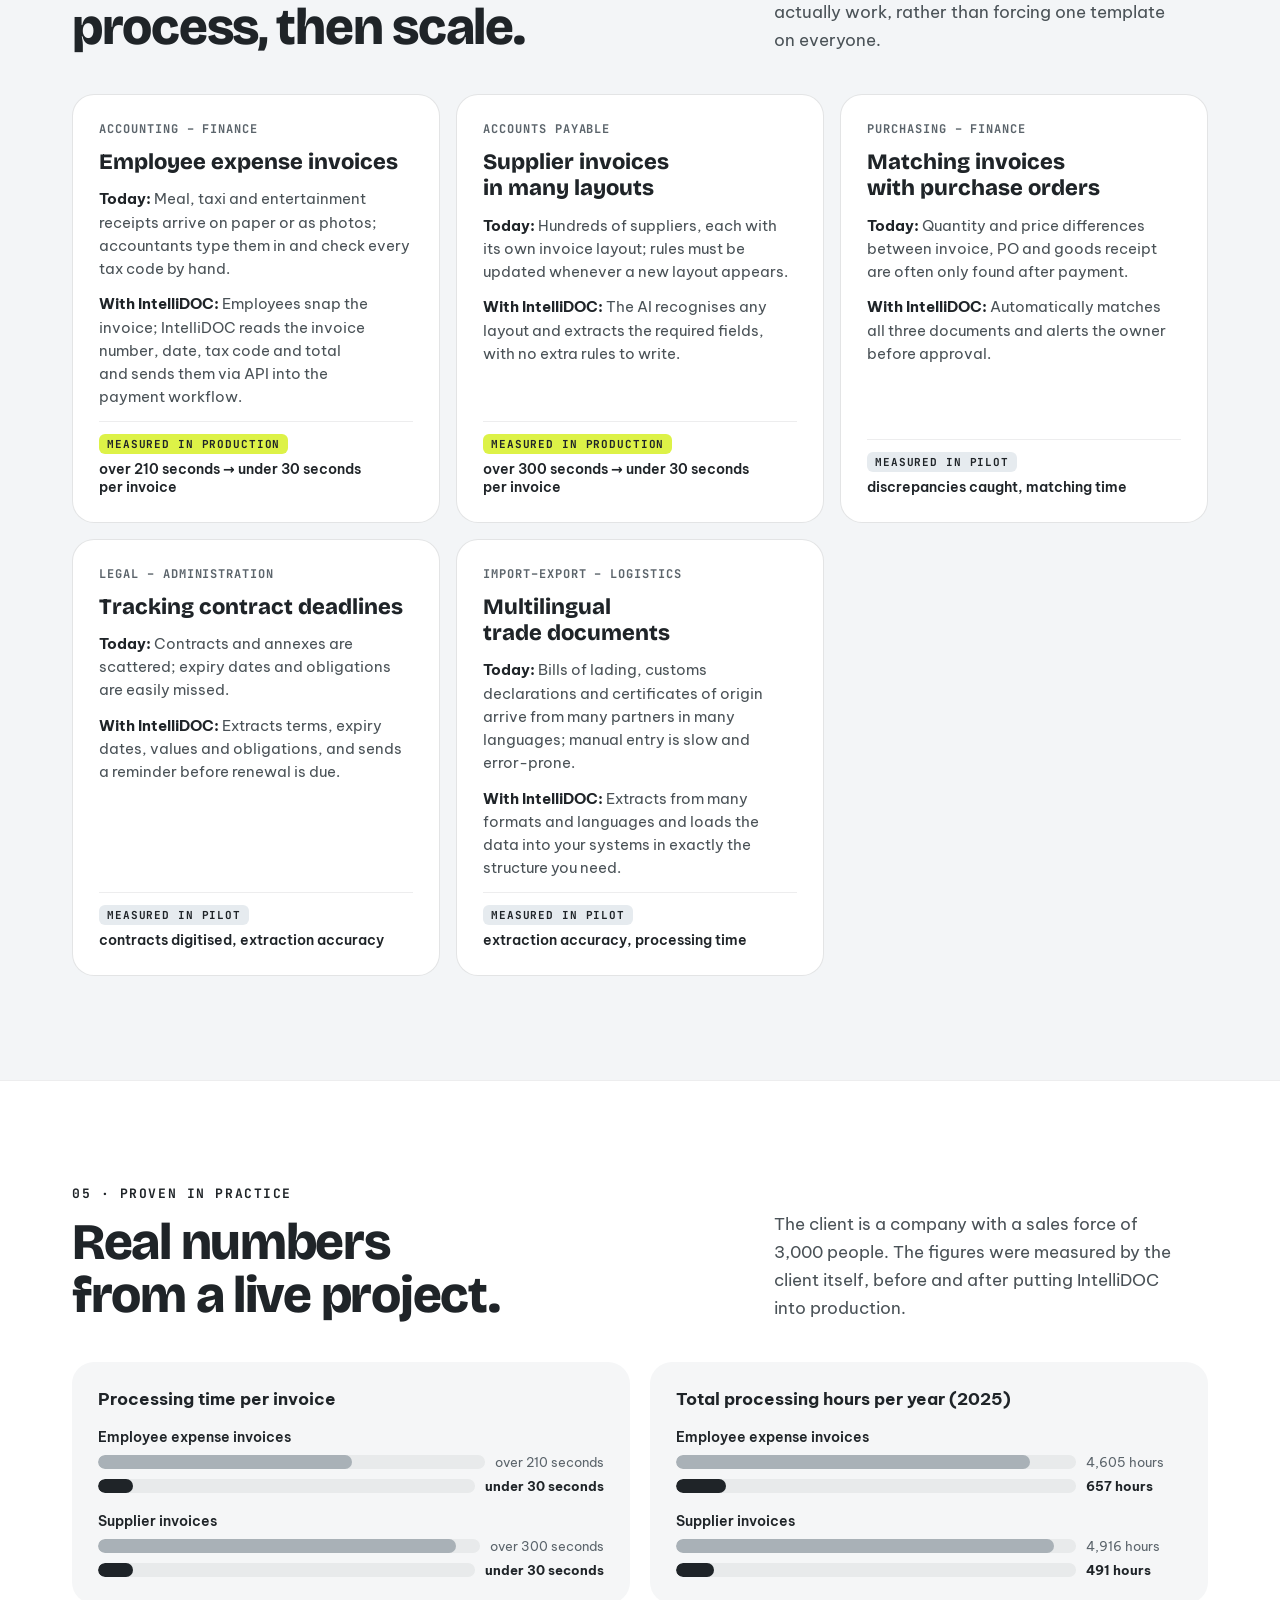
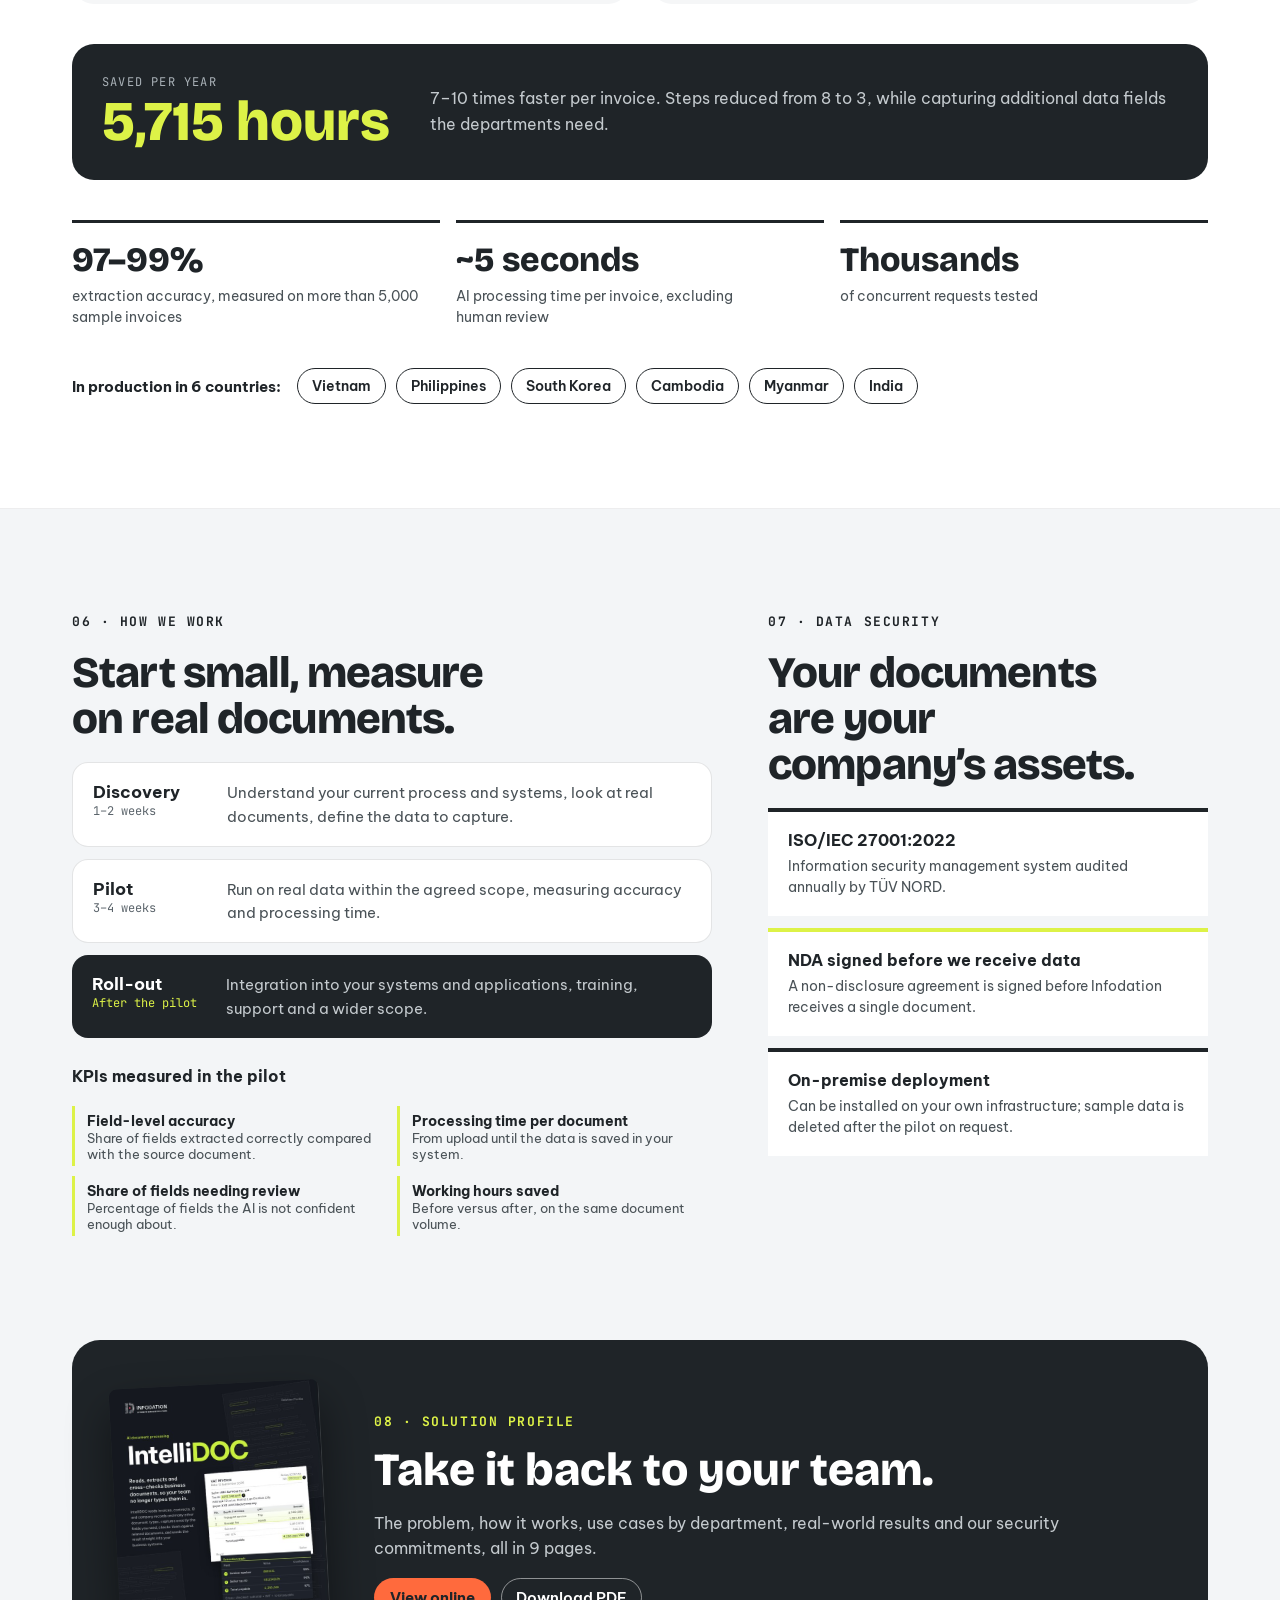
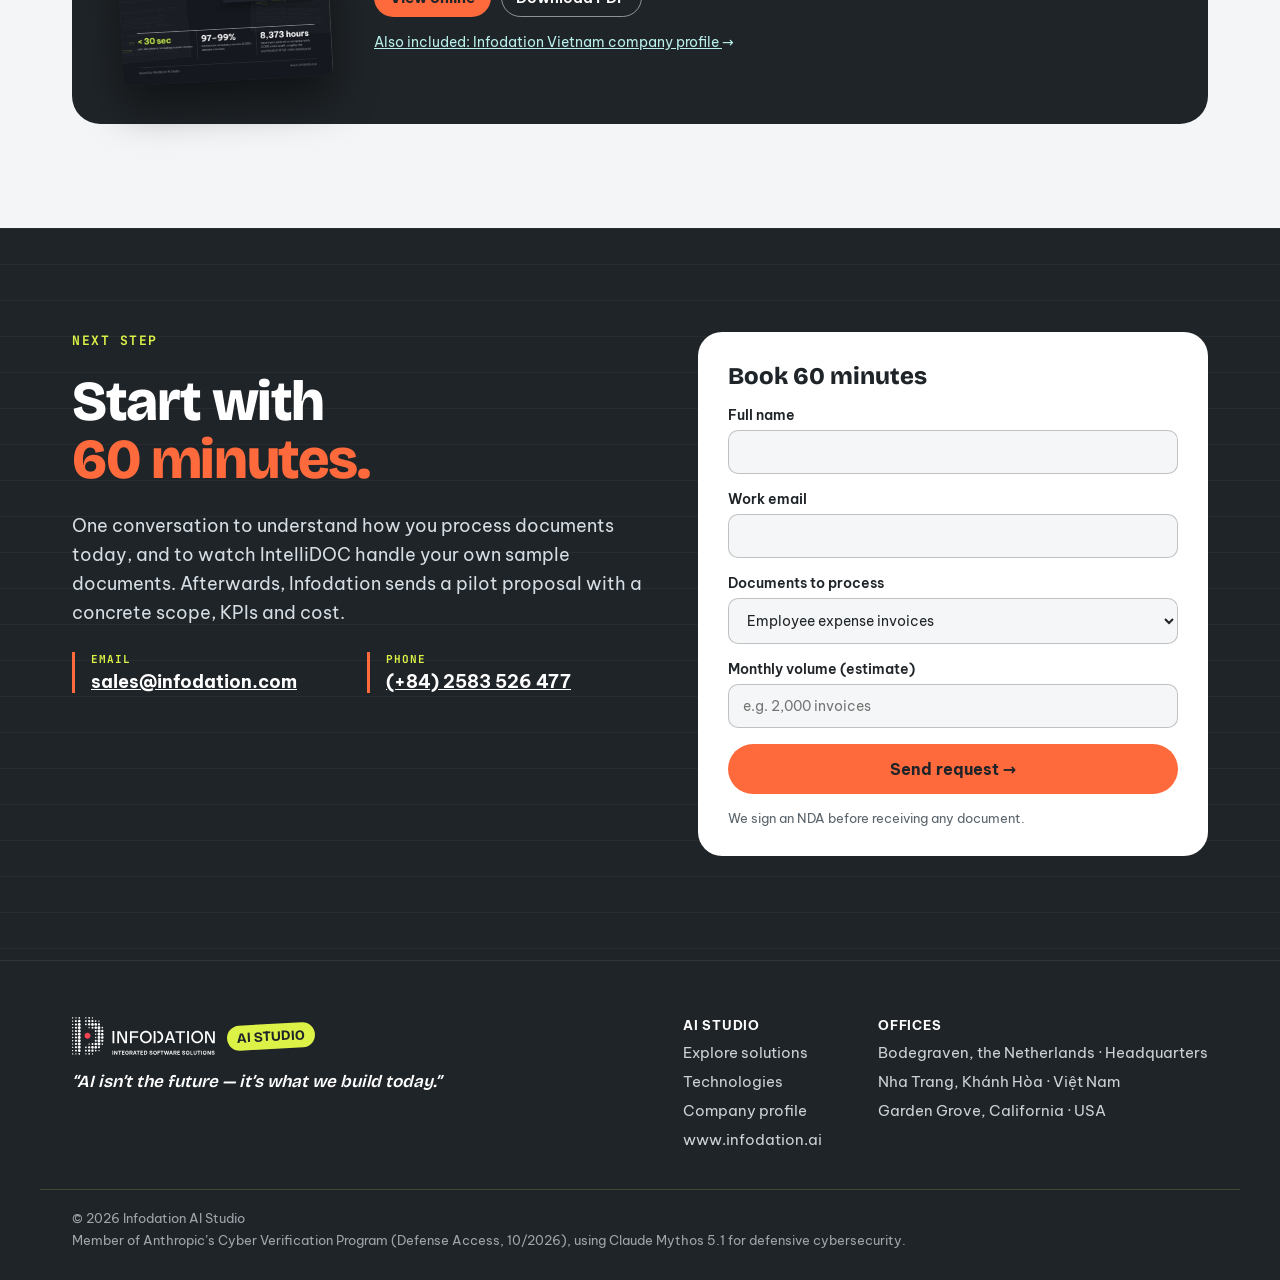
<file: solutions/document-ai.html>
<!DOCTYPE html>
<html lang="en" data-root="../">
<head>
<meta charset="utf-8">
<meta name="viewport" content="width=device-width, initial-scale=1">
<title>IntelliDOC — Infodation AI Studio</title>
<meta name="description" content="IntelliDOC reads invoices, contracts, records and many other business documents, extracts exactly the fields you need, checks them against related documents and delivers the result into your company systems.">
<link rel="preconnect" href="https://fonts.googleapis.com">
<link rel="preconnect" href="https://fonts.gstatic.com" crossorigin>
<link rel="stylesheet" href="https://fonts.googleapis.com/css2?family=Be+Vietnam+Pro:wght@400;500;600;700&family=Bricolage+Grotesque:opsz,wght@12..96,400;12..96,600;12..96,700;12..96,800&family=JetBrains+Mono:wght@500;700&display=swap">
<link rel="stylesheet" href="../assets/css/main.css">
<link rel="stylesheet" href="../assets/css/intellidoc.css">
<script src="../assets/js/palettes.js"></script>
<script src="../assets/js/config.js"></script>
<script src="../assets/js/theme.js"></script>
</head>
<body data-solution="document-ai">
<div class="page">
<div data-layout="sol-header"></div>
<main id="main"></main>
<div data-layout="footer"></div>
</div>
<script src="../assets/js/i18n/en.js"></script>
<script src="../assets/js/i18n/vi.js"></script>
<script src="../assets/js/i18n/nl.js"></script>
<script src="../assets/js/i18n/intellidoc.js"></script>
<script src="../assets/js/i18n.js"></script>
<script src="../assets/js/data/solutions.js"></script>
<script src="../assets/js/docs.js"></script>
<script src="../assets/js/layout.js"></script>
<script src="../assets/js/motion.js"></script>
<script src="../assets/js/reveal.js"></script>
<script src="../assets/js/pages/intellidoc.js"></script>
<script src="../assets/js/app.js"></script>
</body>
</html>
</file>
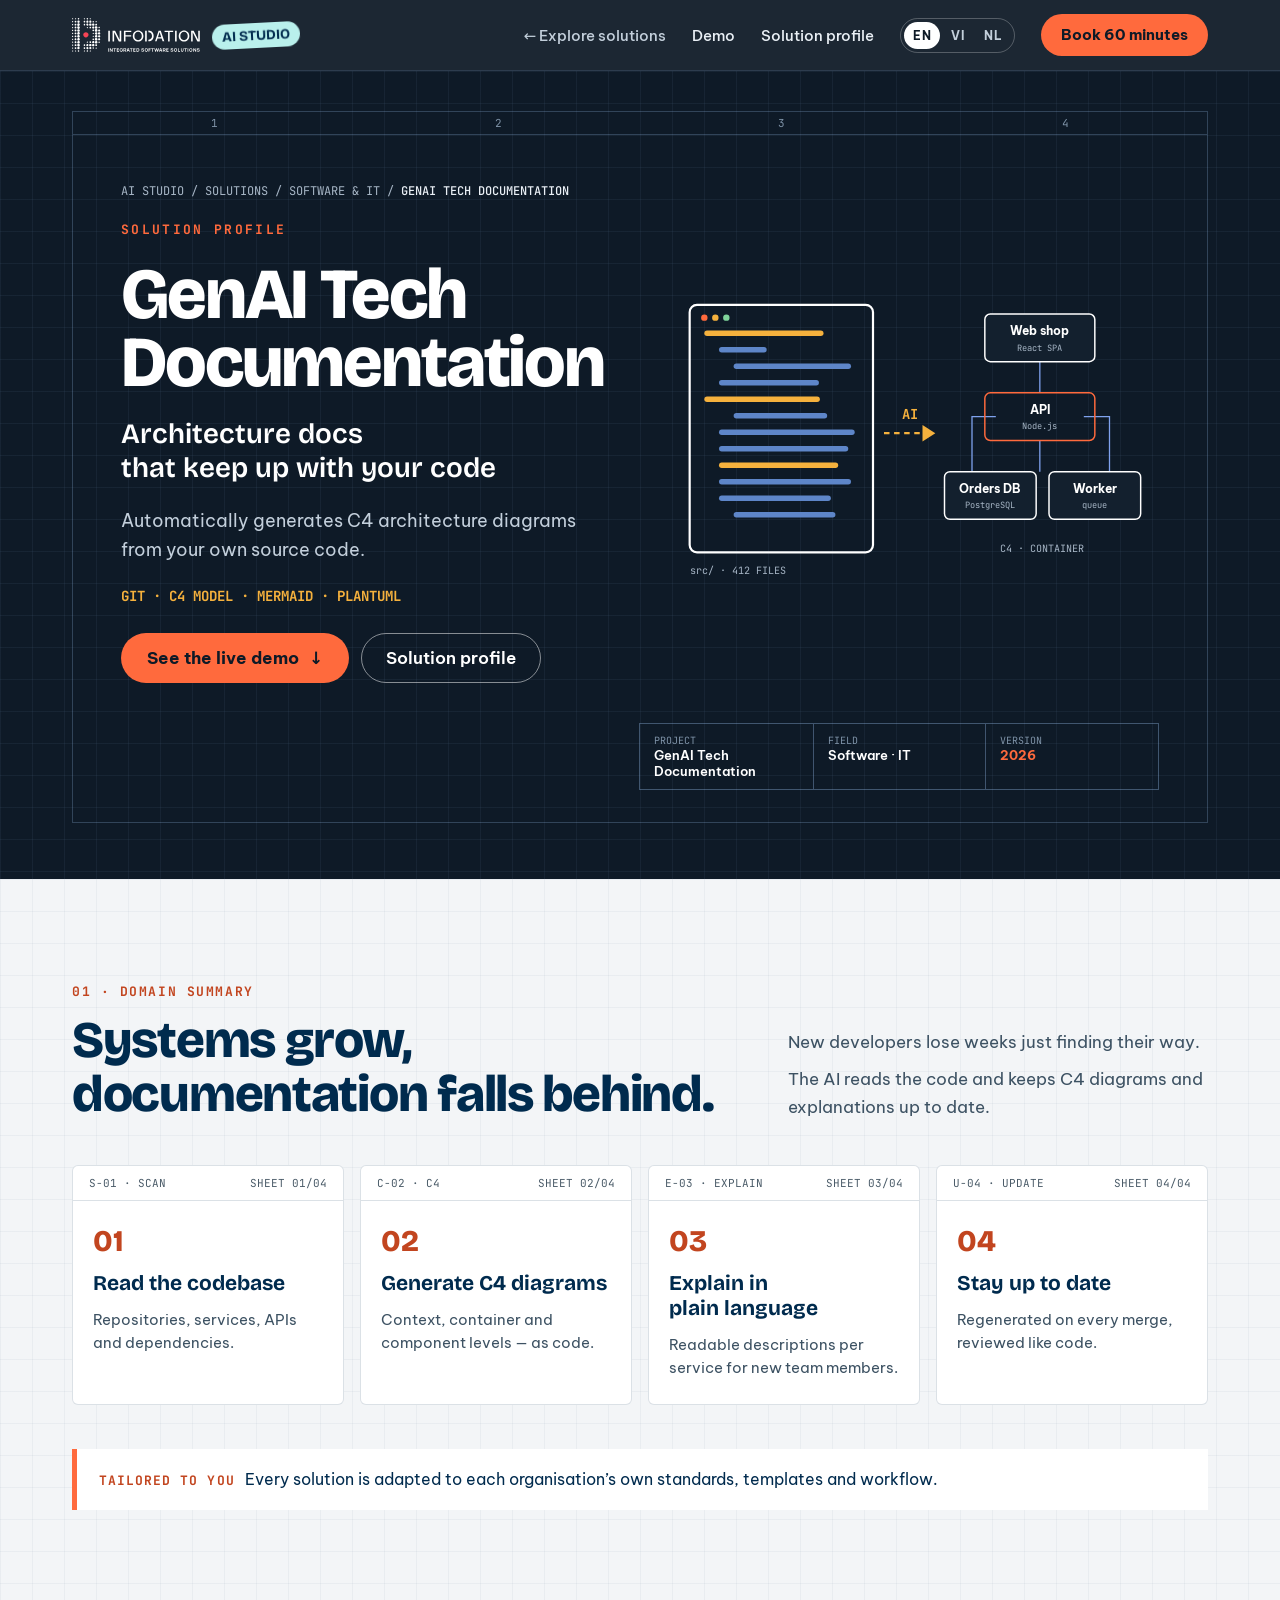
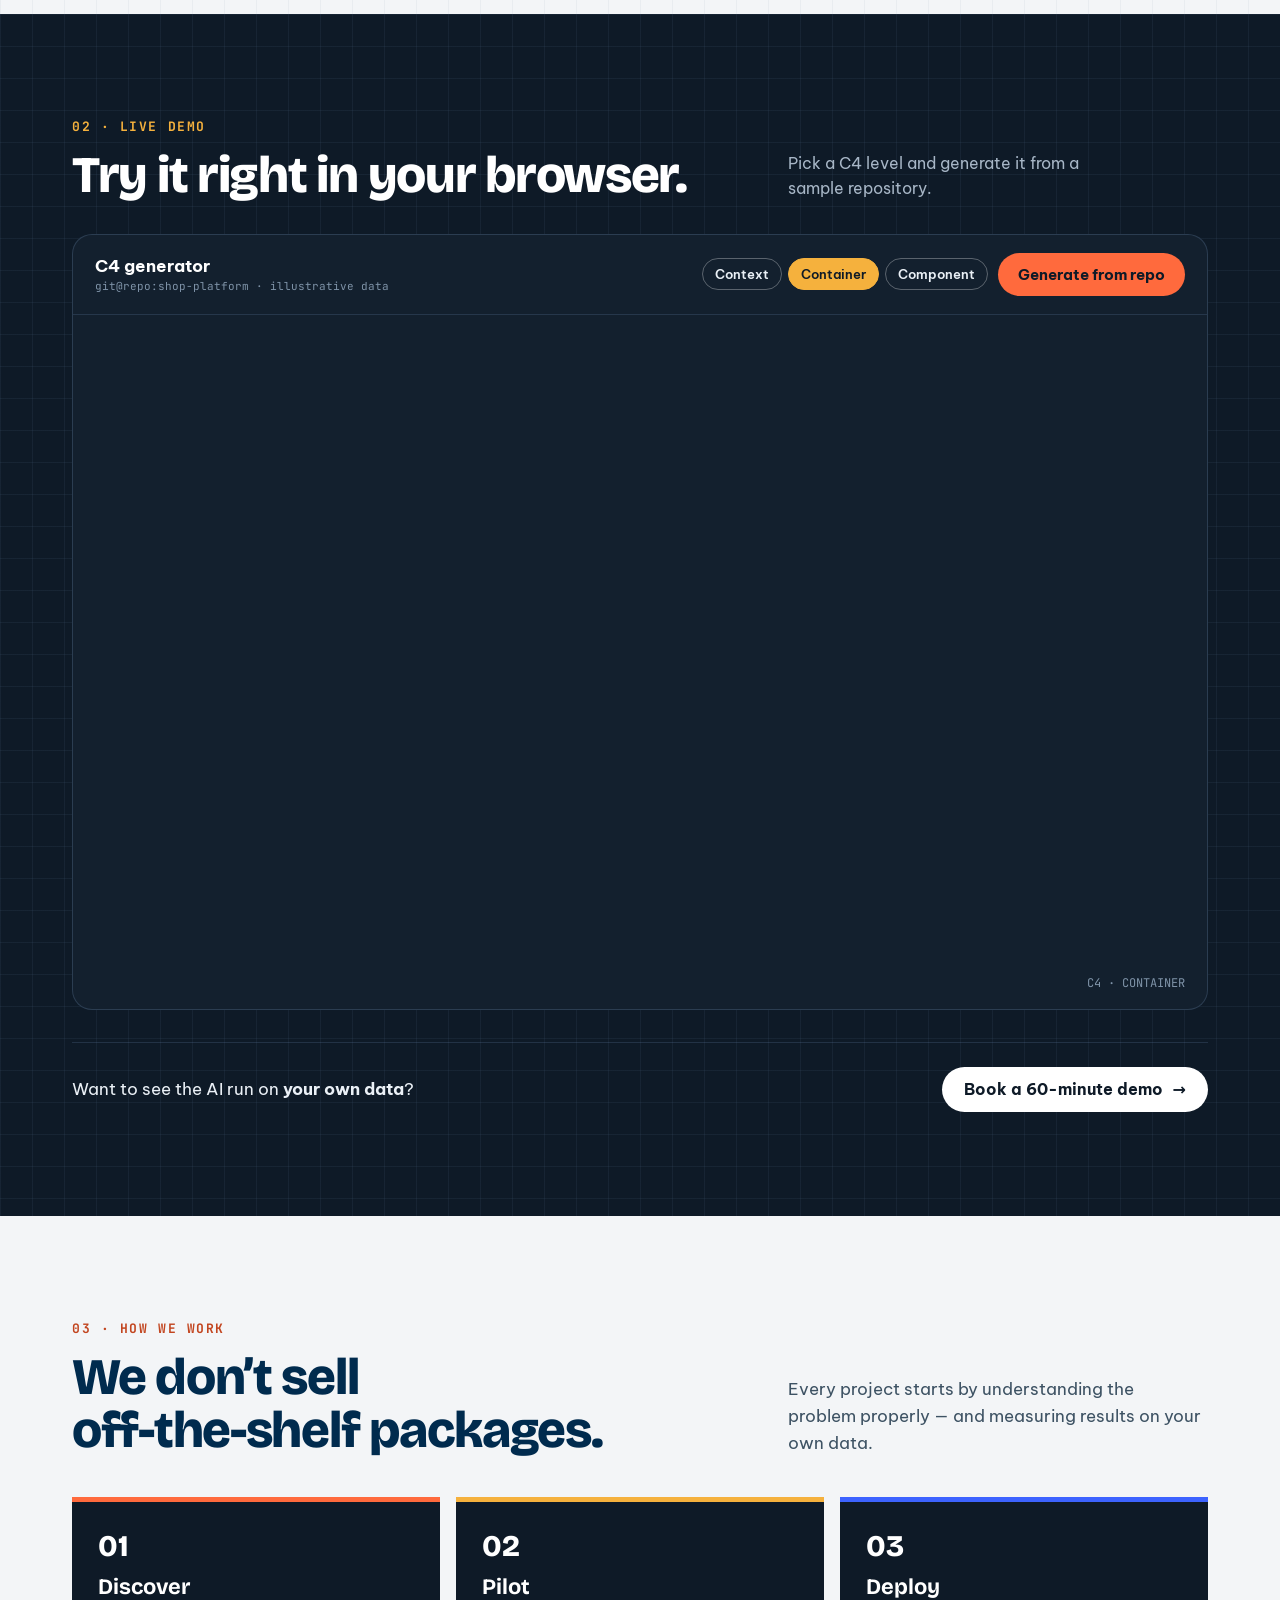
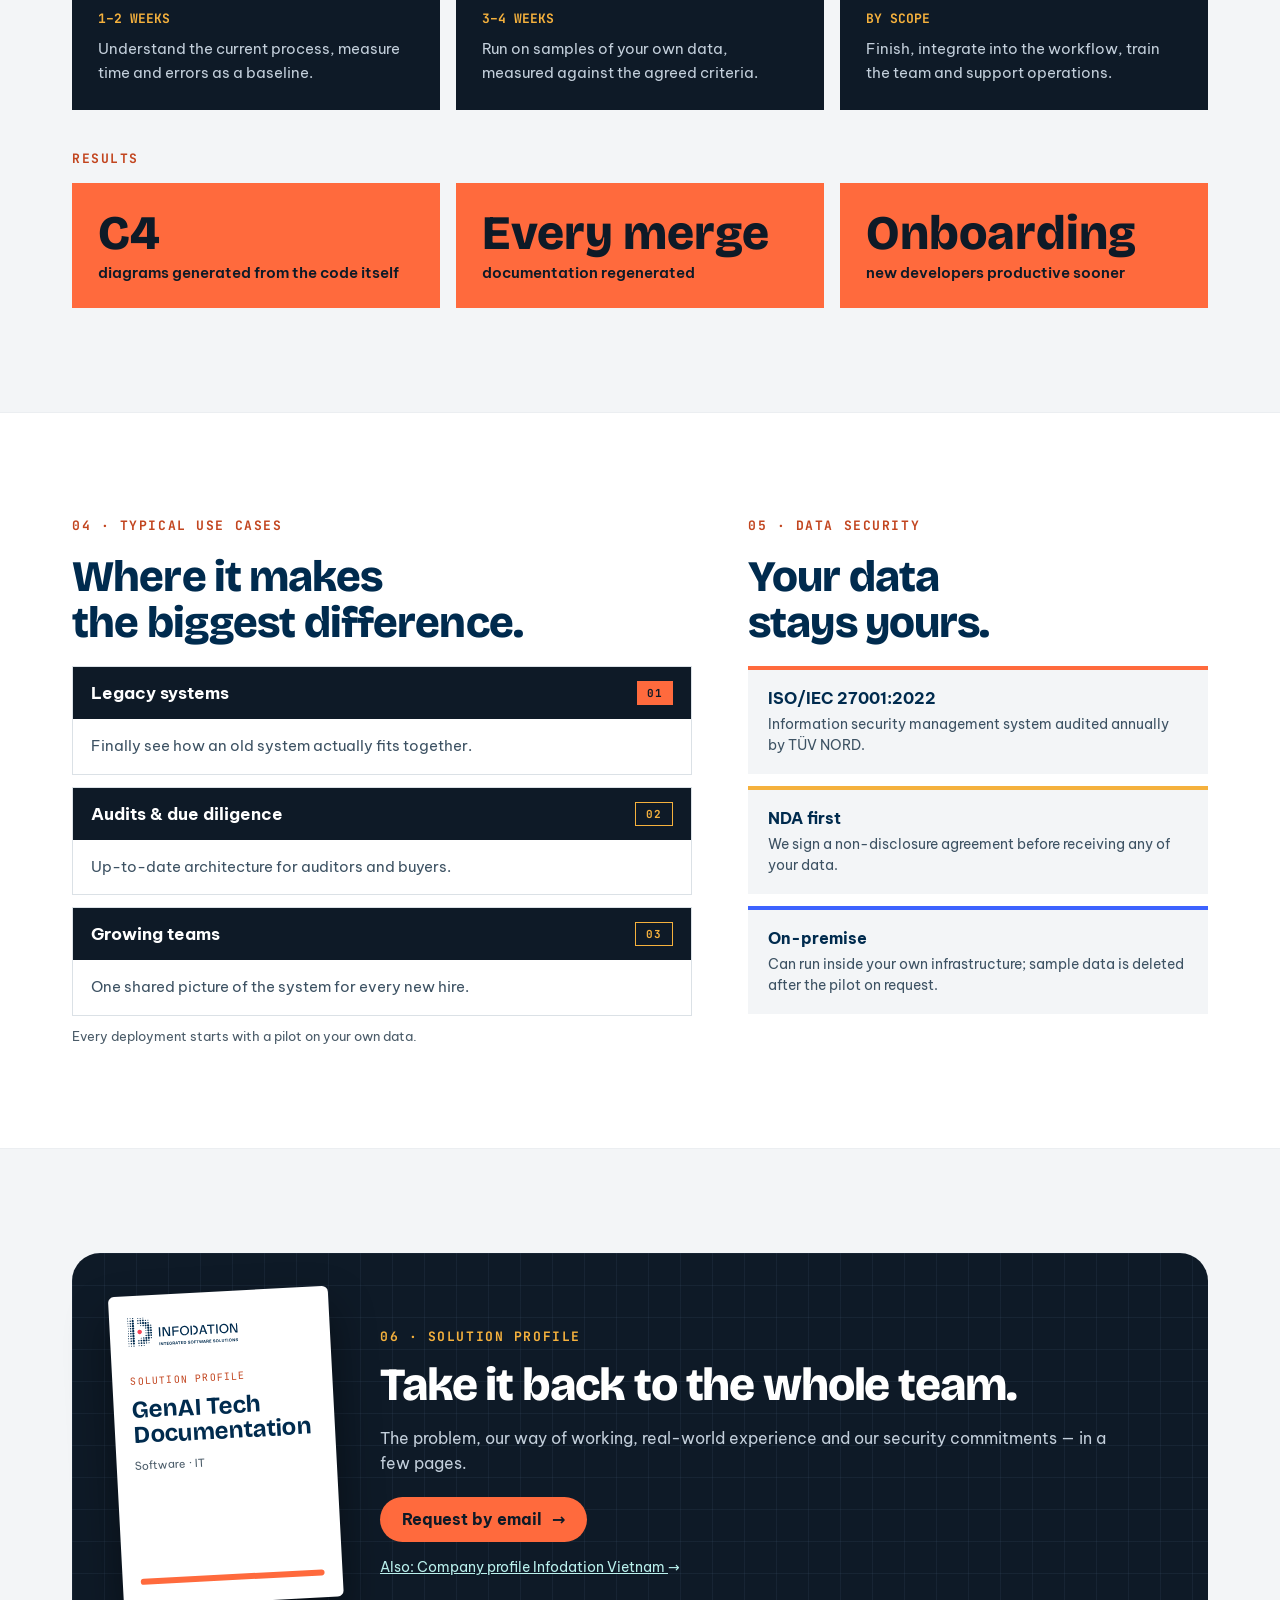
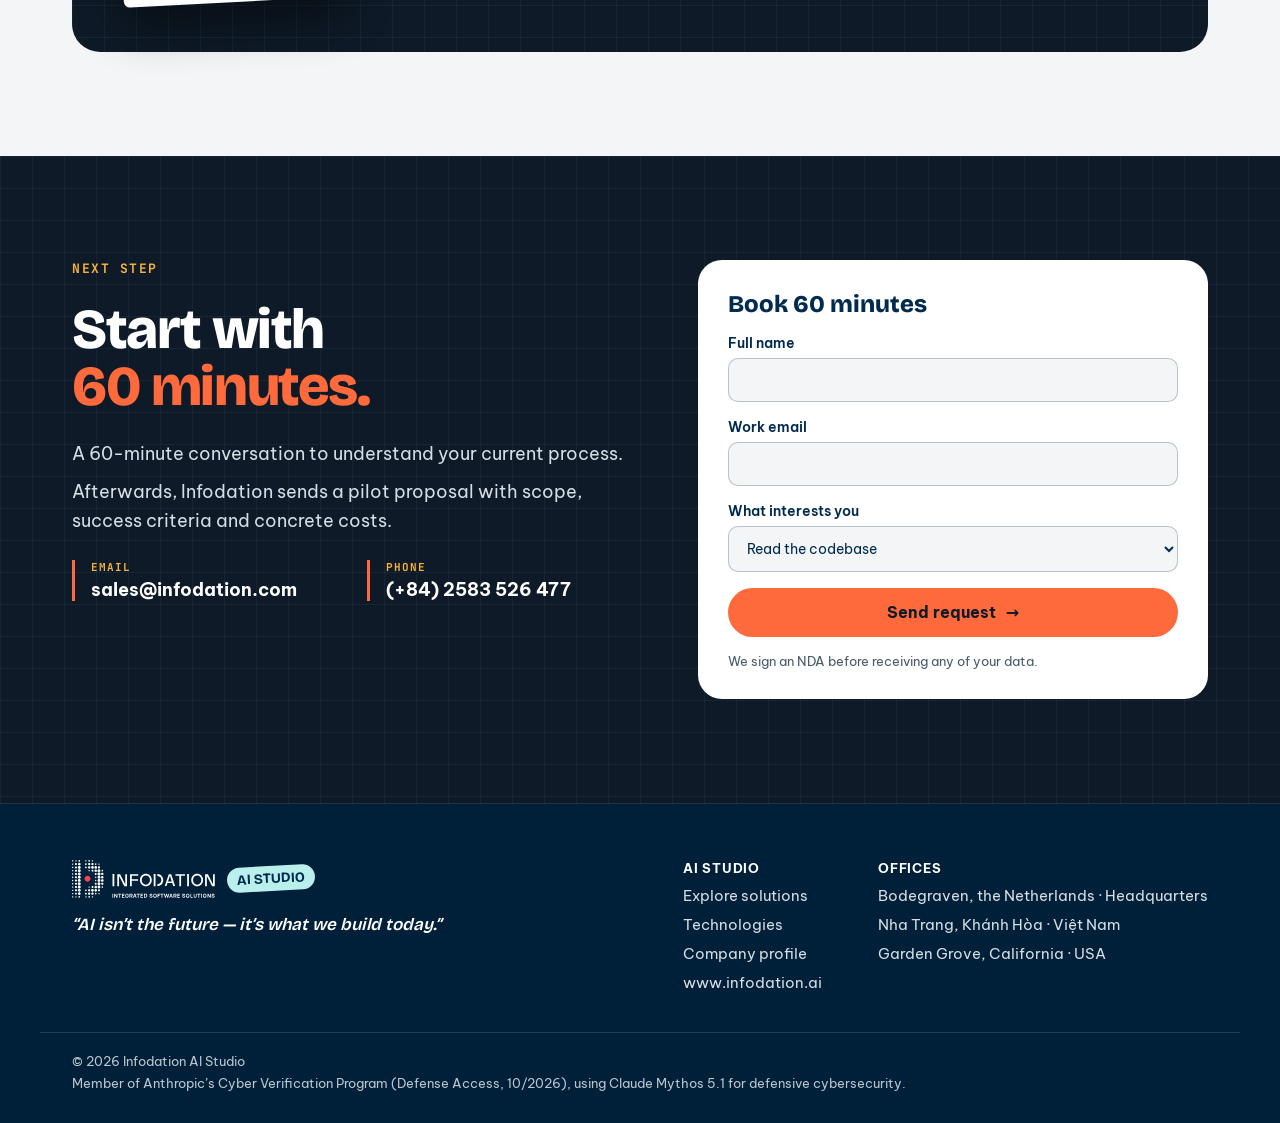
<file: solutions/genai-tech-docs.html>
<!DOCTYPE html>
<html lang="en" data-root="../">
<head>
<meta charset="utf-8">
<meta name="viewport" content="width=device-width, initial-scale=1">
<title>GenAI Tech Documentation — Infodation AI Studio</title>
<meta name="description" content="Automatically generates C4 architecture diagrams from your own source code.">
<link rel="preconnect" href="https://fonts.googleapis.com">
<link rel="preconnect" href="https://fonts.gstatic.com" crossorigin>
<link rel="stylesheet" href="https://fonts.googleapis.com/css2?family=Be+Vietnam+Pro:wght@400;500;600;700&family=Bricolage+Grotesque:opsz,wght@12..96,400;12..96,600;12..96,700;12..96,800&family=JetBrains+Mono:wght@500;700&display=swap">
<link rel="stylesheet" href="../assets/css/main.css">
<script src="../assets/js/palettes.js"></script>
<script src="../assets/js/config.js"></script>
<script src="../assets/js/theme.js"></script>
</head>
<body class="bp-page" data-solution="genai-tech-docs">
<div class="page">
<div data-layout="bp-header"></div>
<main id="main"></main>
<div data-layout="footer"></div>
</div>
<script src="../assets/js/i18n/en.js"></script>
<script src="../assets/js/i18n/vi.js"></script>
<script src="../assets/js/i18n/nl.js"></script>
<script src="../assets/js/i18n.js"></script>
<script src="../assets/js/data/solutions.js"></script>
<script src="../assets/js/docs.js"></script>
<script src="../assets/js/layout.js"></script>
<script src="../assets/js/motion.js"></script>
<script src="../assets/js/reveal.js"></script>
<script src="../assets/js/pages/demos.js"></script>
<script src="../assets/js/pages/detail.js"></script>
<script src="../assets/js/app.js"></script>
</body>
</html>
</file>
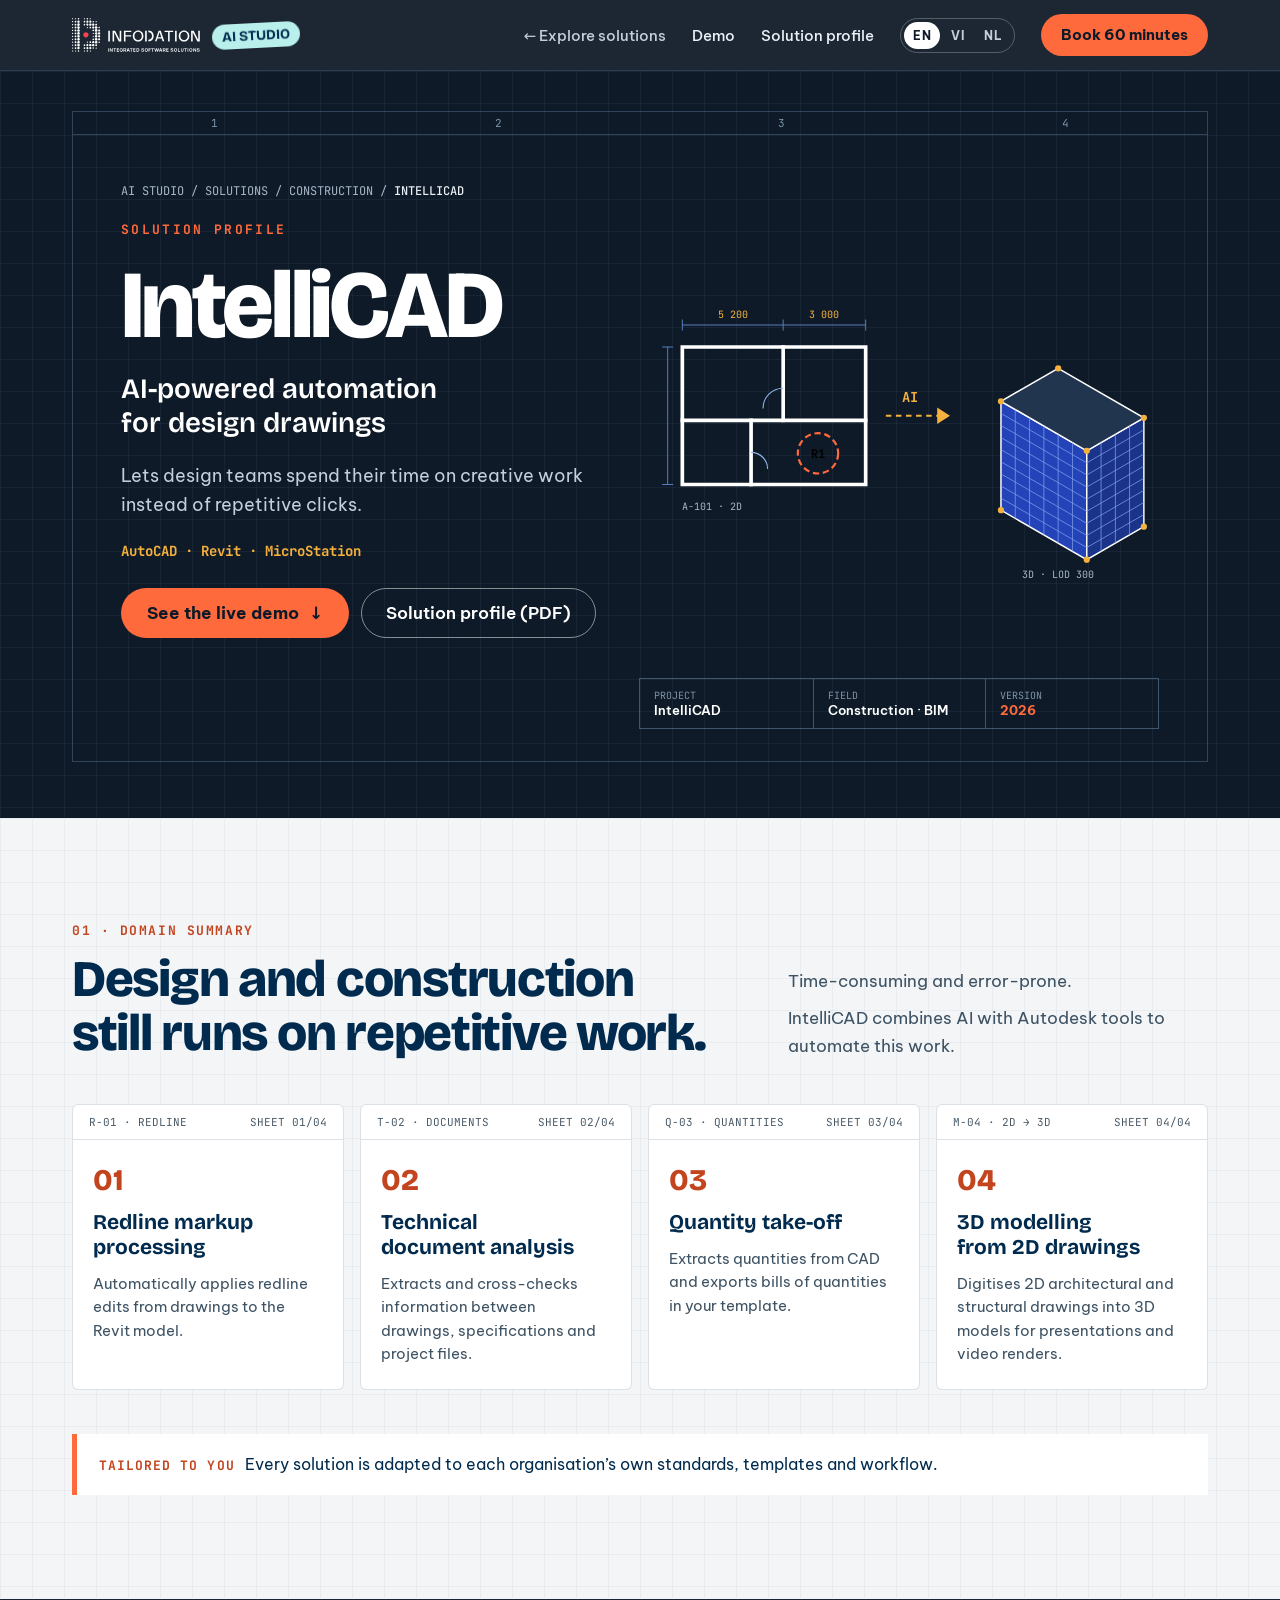
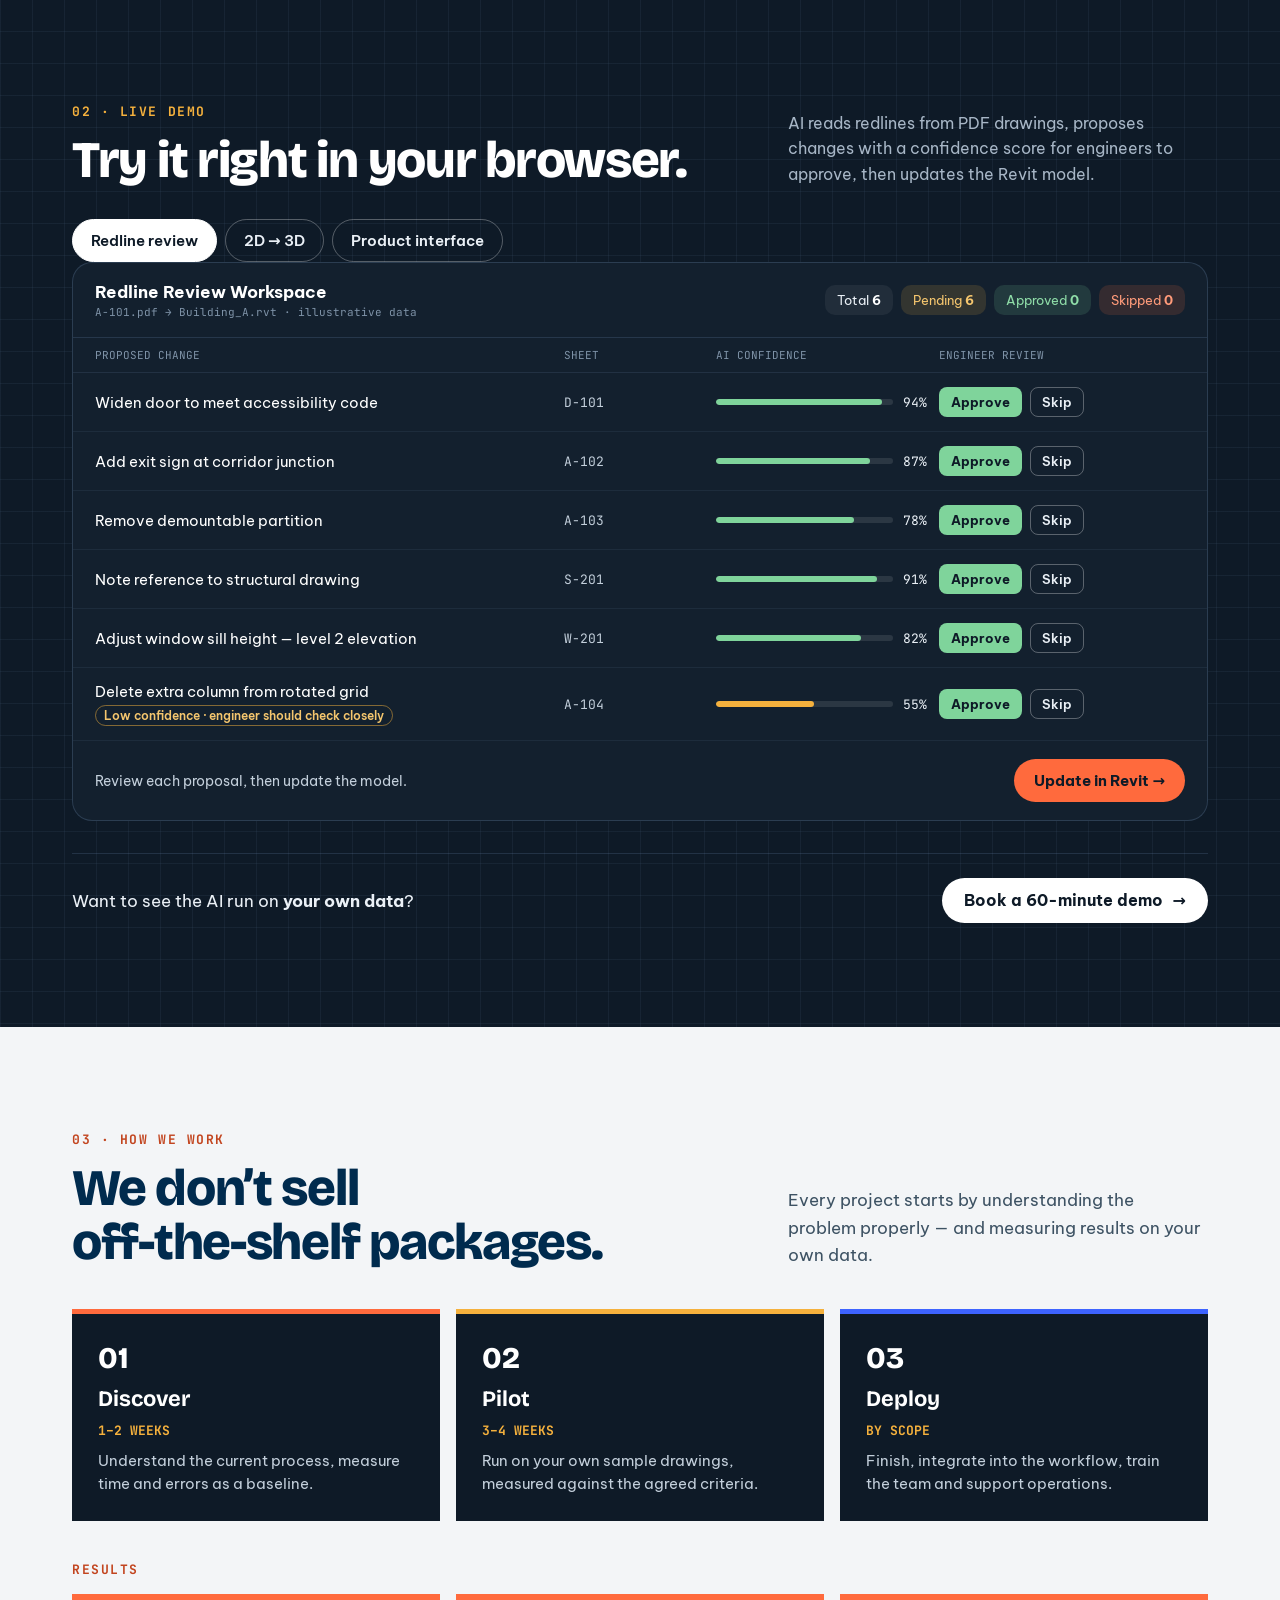
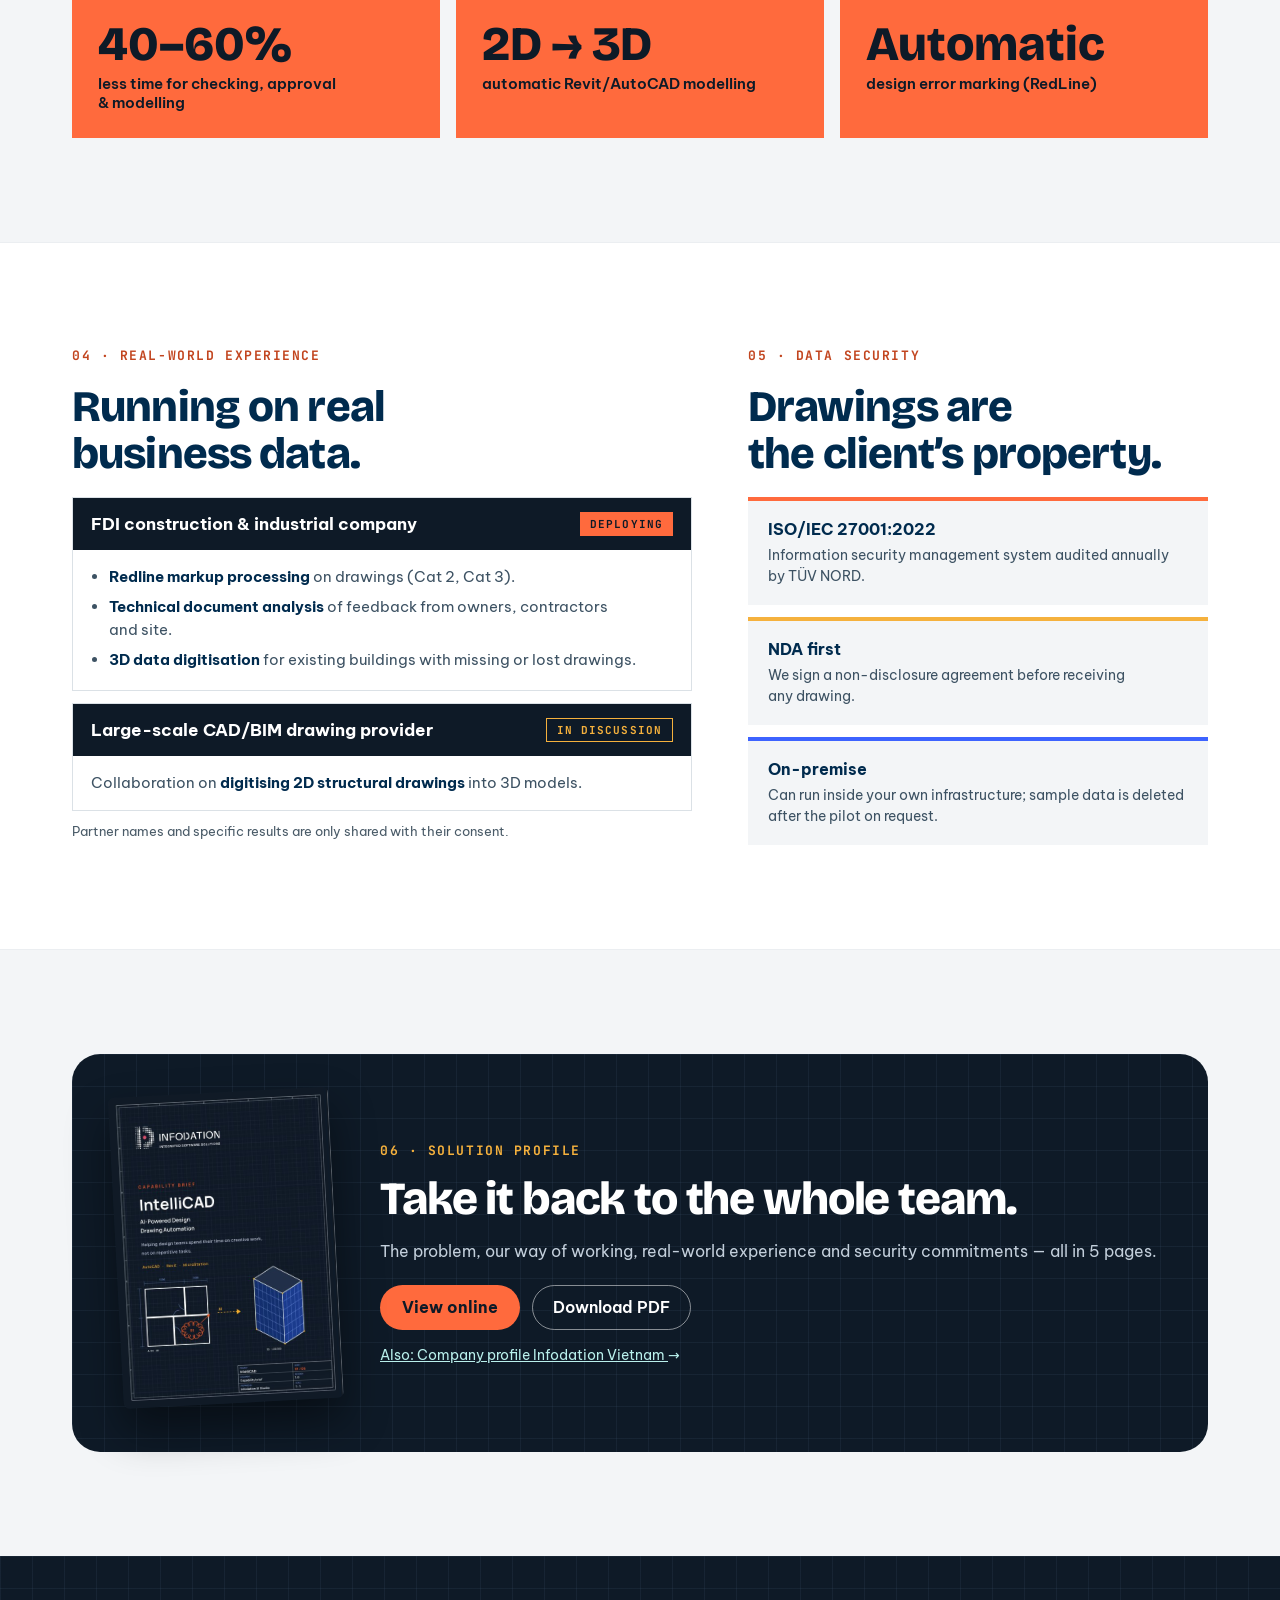
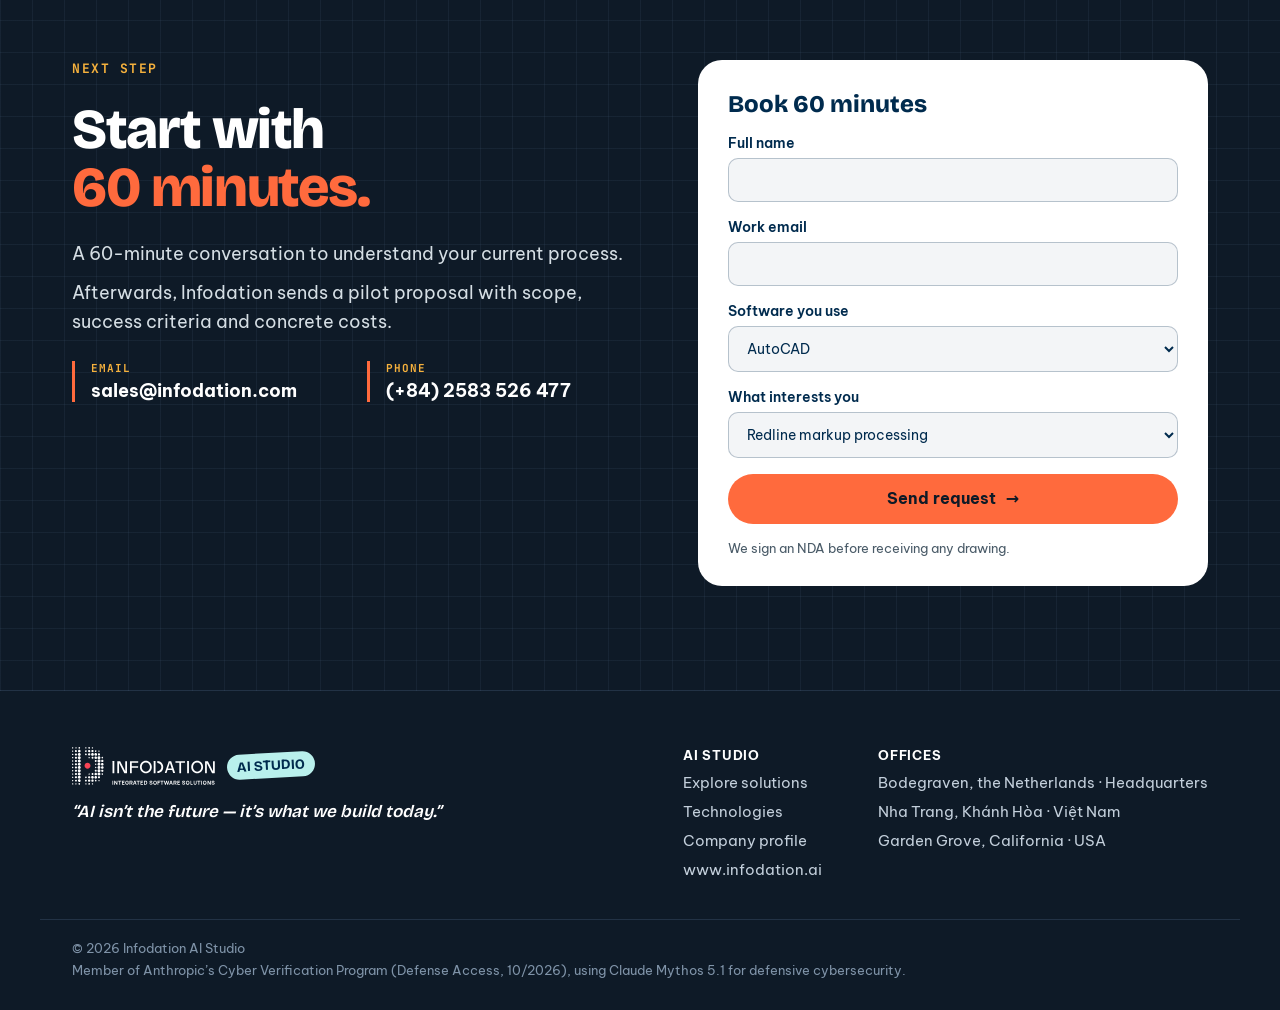
<file: solutions/intellicad.html>
<!DOCTYPE html>
<html lang="en" data-root="../">
<head>
<meta charset="utf-8">
<meta name="viewport" content="width=device-width, initial-scale=1">
<title>IntelliCAD — Infodation AI Studio</title>
<meta name="description" content="Lets design teams spend their time on creative work instead of repetitive clicks.">
<link rel="preconnect" href="https://fonts.googleapis.com">
<link rel="preconnect" href="https://fonts.gstatic.com" crossorigin>
<link rel="stylesheet" href="https://fonts.googleapis.com/css2?family=Be+Vietnam+Pro:wght@400;500;600;700&family=Bricolage+Grotesque:opsz,wght@12..96,400;12..96,600;12..96,700;12..96,800&family=JetBrains+Mono:wght@500;700&display=swap">
<link rel="stylesheet" href="../assets/css/main.css">
<script src="../assets/js/palettes.js"></script>
<script src="../assets/js/config.js"></script>
<script src="../assets/js/theme.js"></script>
</head>
<body class="bp-page" data-solution="intellicad">
<div class="page">
<div data-layout="bp-header"></div>
<main id="main"></main>
<div data-layout="footer"></div>
</div>
<script src="../assets/js/i18n/en.js"></script>
<script src="../assets/js/i18n/vi.js"></script>
<script src="../assets/js/i18n/nl.js"></script>
<script src="../assets/js/i18n.js"></script>
<script src="../assets/js/data/solutions.js"></script>
<script src="../assets/js/docs.js"></script>
<script src="../assets/js/layout.js"></script>
<script src="../assets/js/motion.js"></script>
<script src="../assets/js/reveal.js"></script>
<script src="../assets/js/pages/demos.js"></script>
<script src="../assets/js/pages/detail.js"></script>
<script src="../assets/js/app.js"></script>
</body>
</html>
</file>
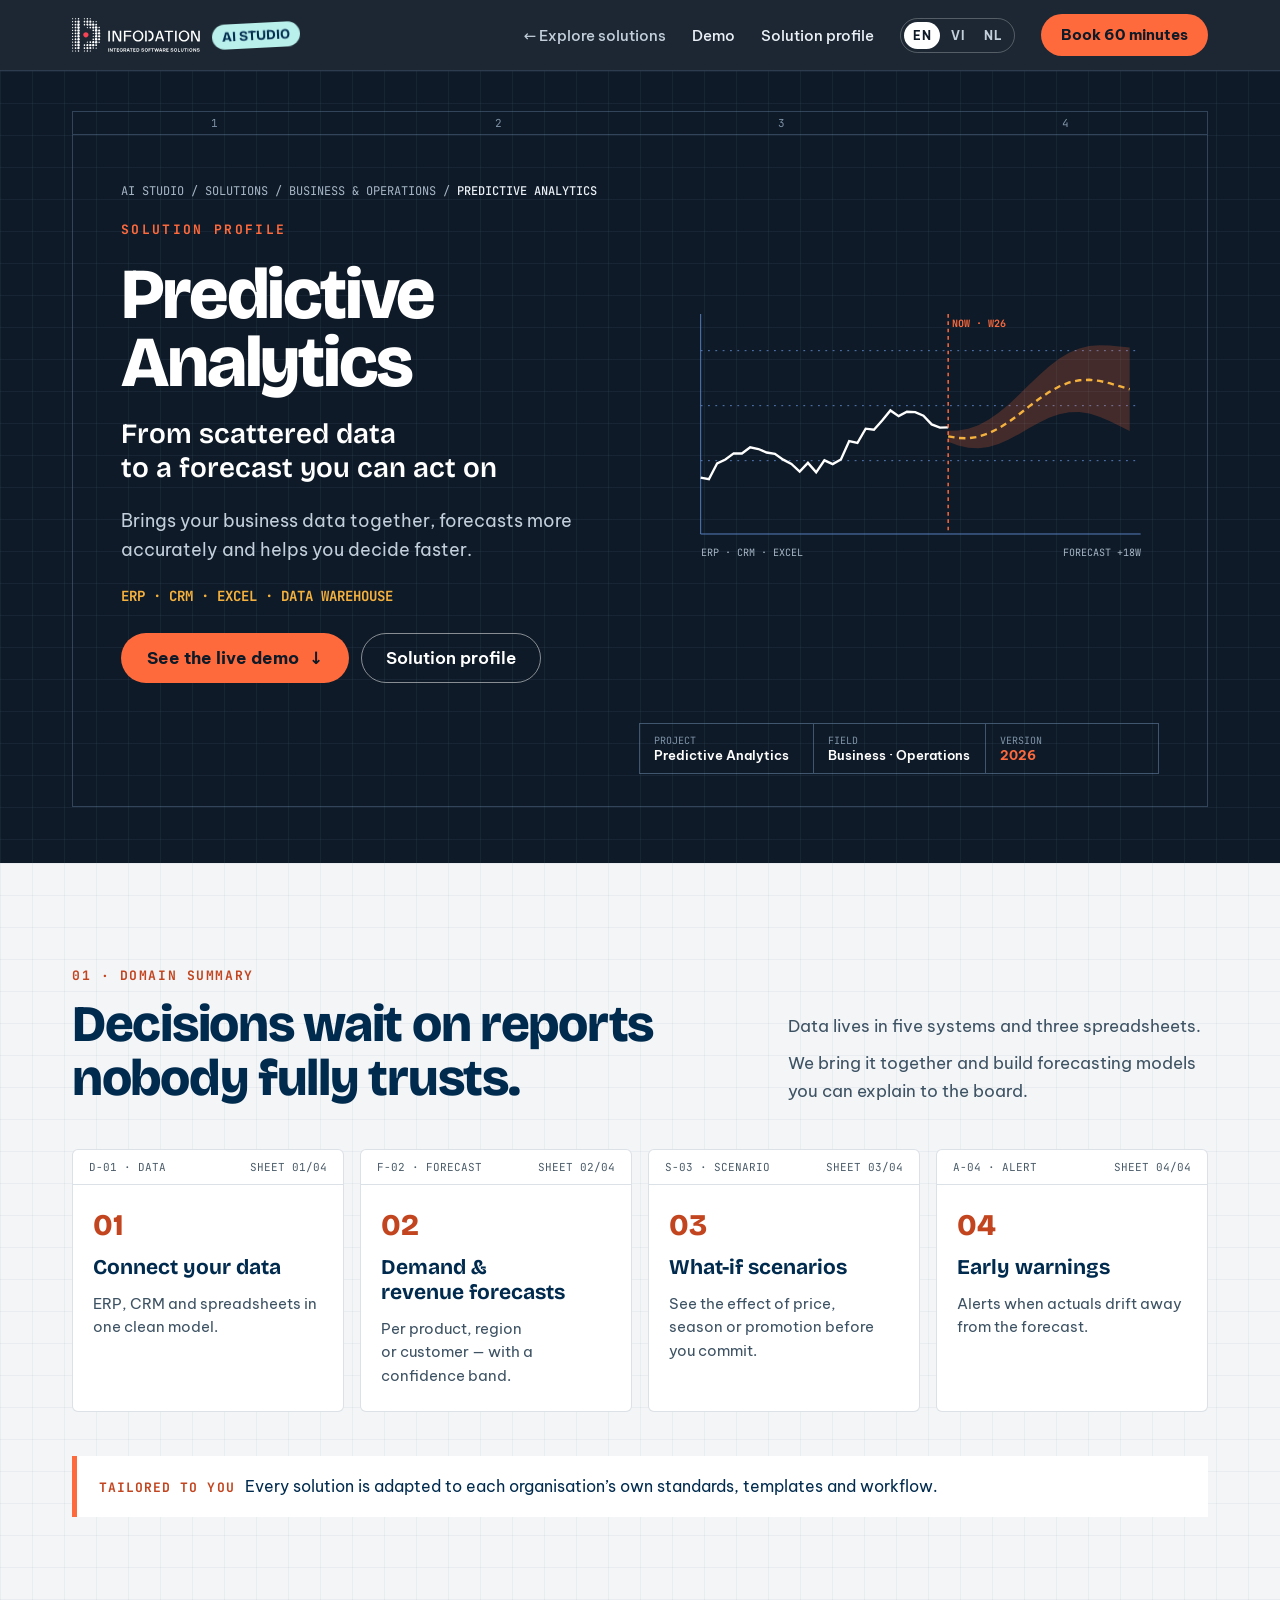
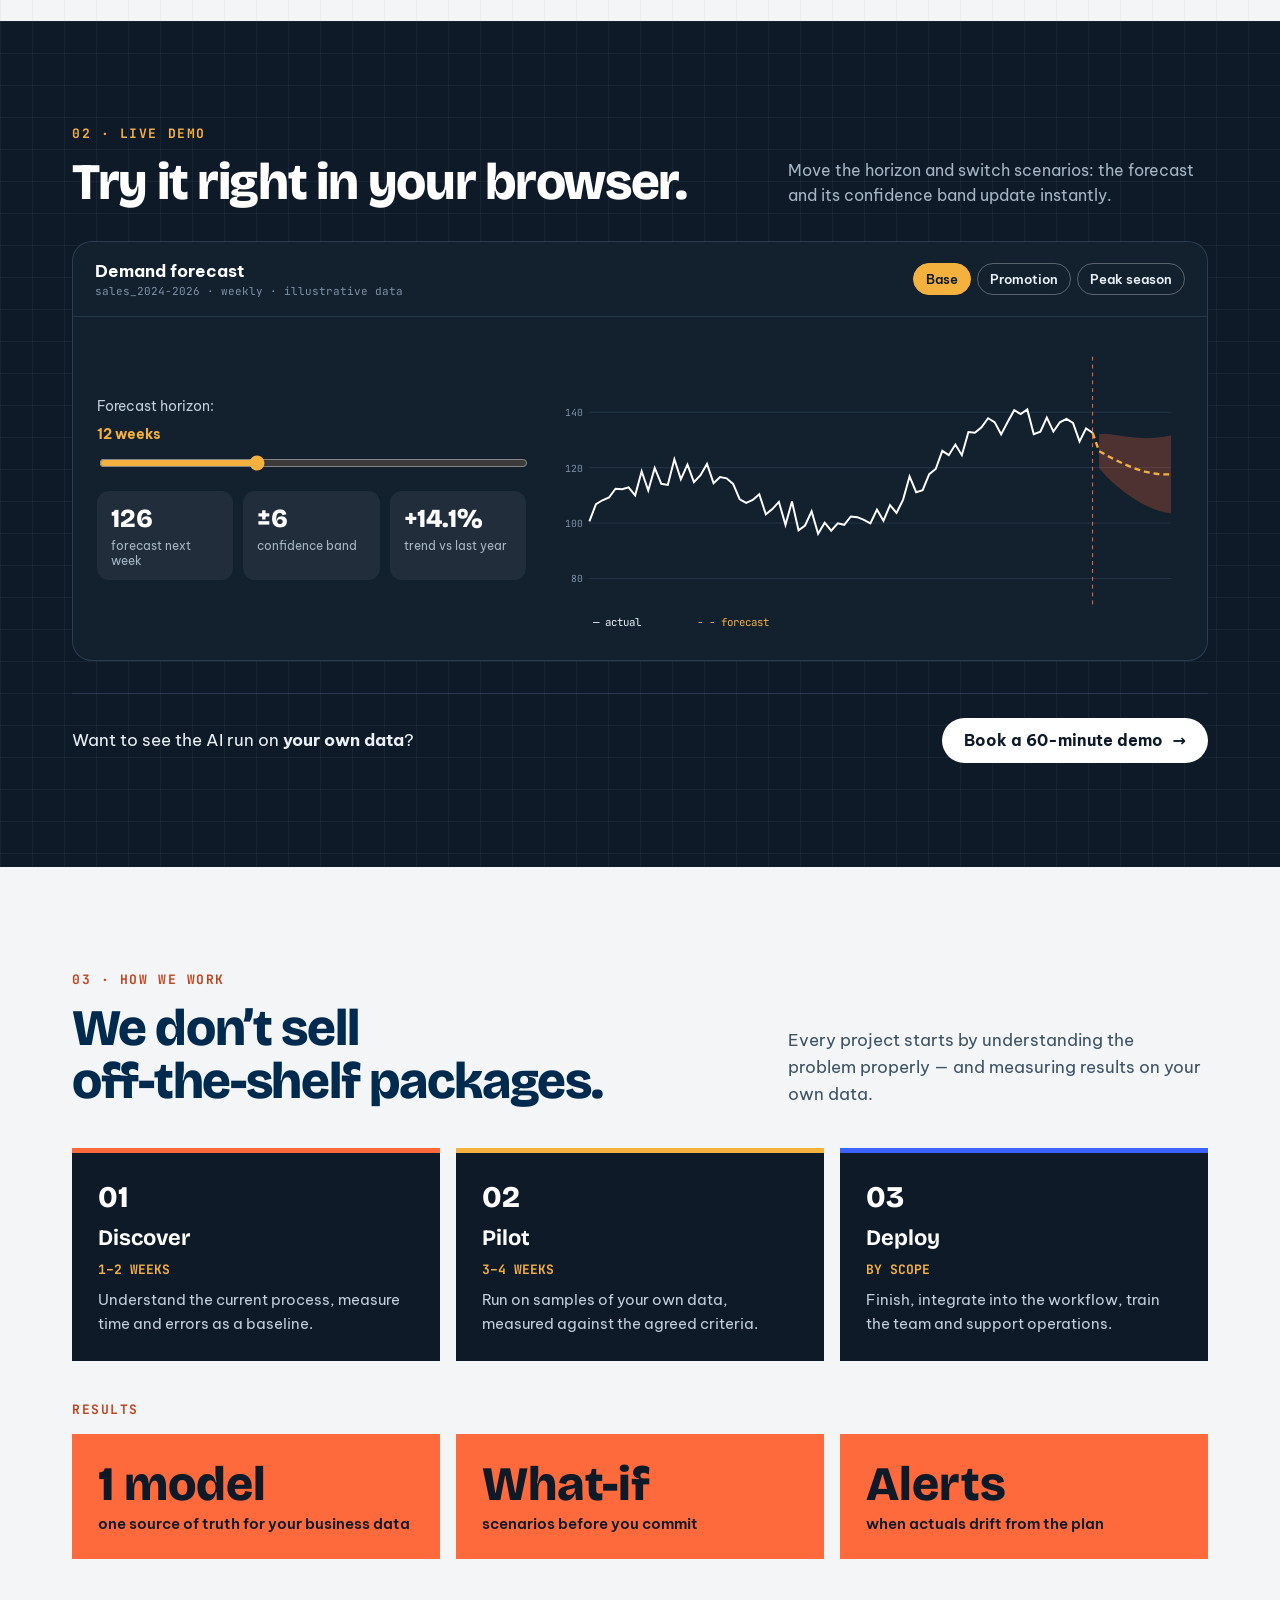
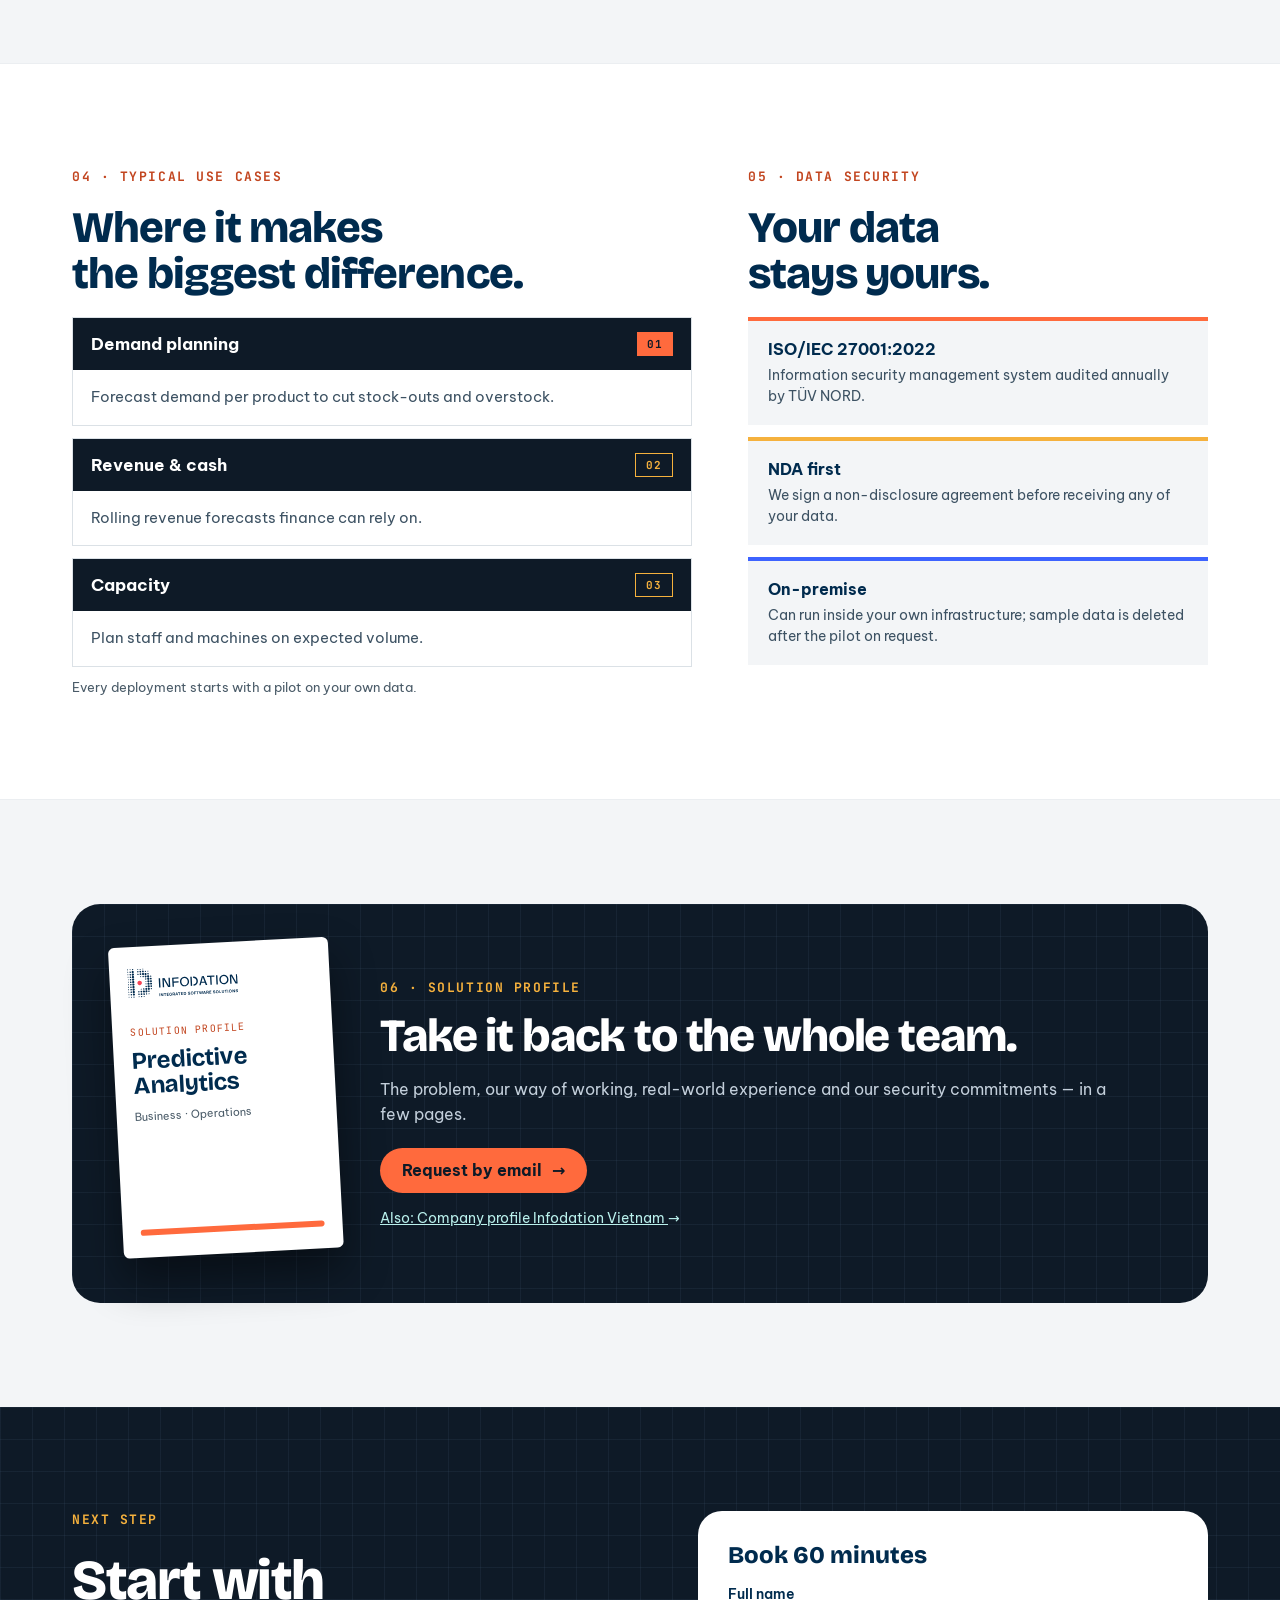
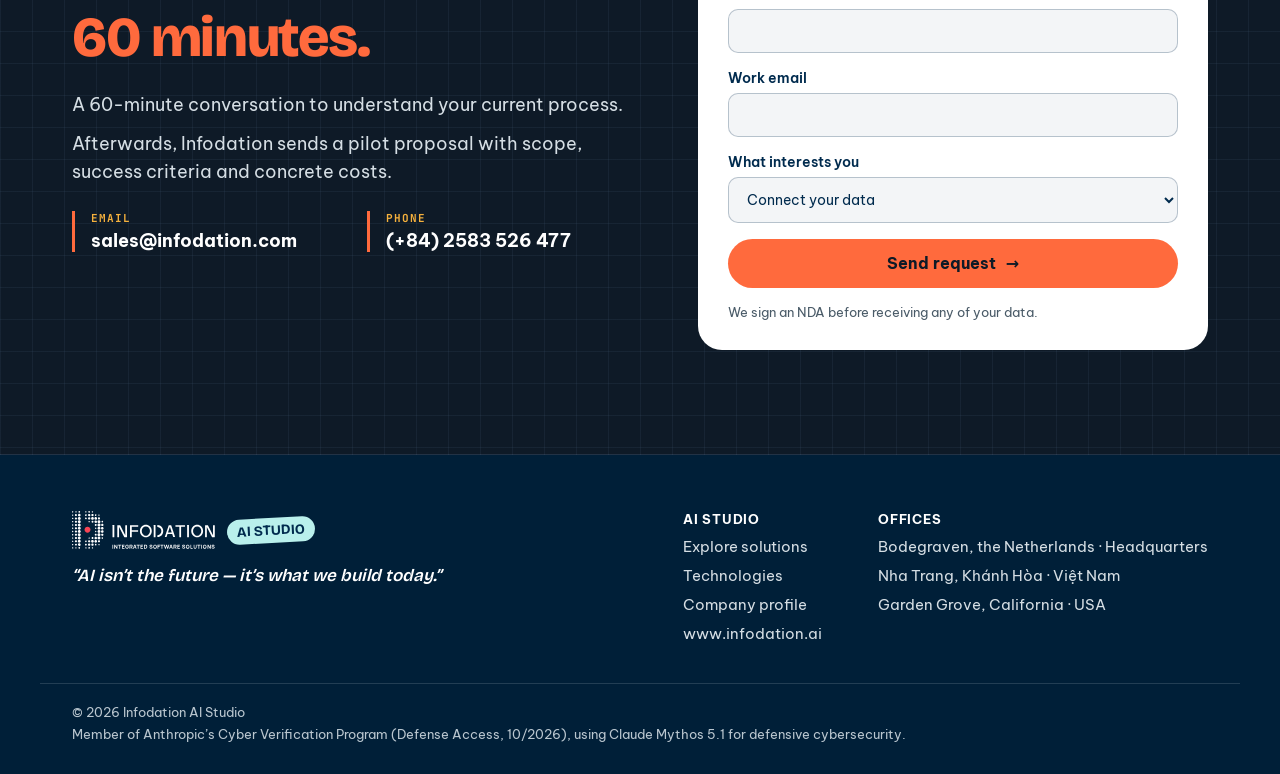
<file: solutions/predictive-analytics.html>
<!DOCTYPE html>
<html lang="en" data-root="../">
<head>
<meta charset="utf-8">
<meta name="viewport" content="width=device-width, initial-scale=1">
<title>Predictive Analytics — Infodation AI Studio</title>
<meta name="description" content="Brings your business data together, forecasts more accurately and helps you decide faster.">
<link rel="preconnect" href="https://fonts.googleapis.com">
<link rel="preconnect" href="https://fonts.gstatic.com" crossorigin>
<link rel="stylesheet" href="https://fonts.googleapis.com/css2?family=Be+Vietnam+Pro:wght@400;500;600;700&family=Bricolage+Grotesque:opsz,wght@12..96,400;12..96,600;12..96,700;12..96,800&family=JetBrains+Mono:wght@500;700&display=swap">
<link rel="stylesheet" href="../assets/css/main.css">
<script src="../assets/js/palettes.js"></script>
<script src="../assets/js/config.js"></script>
<script src="../assets/js/theme.js"></script>
</head>
<body class="bp-page" data-solution="predictive-analytics">
<div class="page">
<div data-layout="bp-header"></div>
<main id="main"></main>
<div data-layout="footer"></div>
</div>
<script src="../assets/js/i18n/en.js"></script>
<script src="../assets/js/i18n/vi.js"></script>
<script src="../assets/js/i18n/nl.js"></script>
<script src="../assets/js/i18n.js"></script>
<script src="../assets/js/data/solutions.js"></script>
<script src="../assets/js/docs.js"></script>
<script src="../assets/js/layout.js"></script>
<script src="../assets/js/motion.js"></script>
<script src="../assets/js/reveal.js"></script>
<script src="../assets/js/pages/demos.js"></script>
<script src="../assets/js/pages/detail.js"></script>
<script src="../assets/js/app.js"></script>
</body>
</html>
</file>
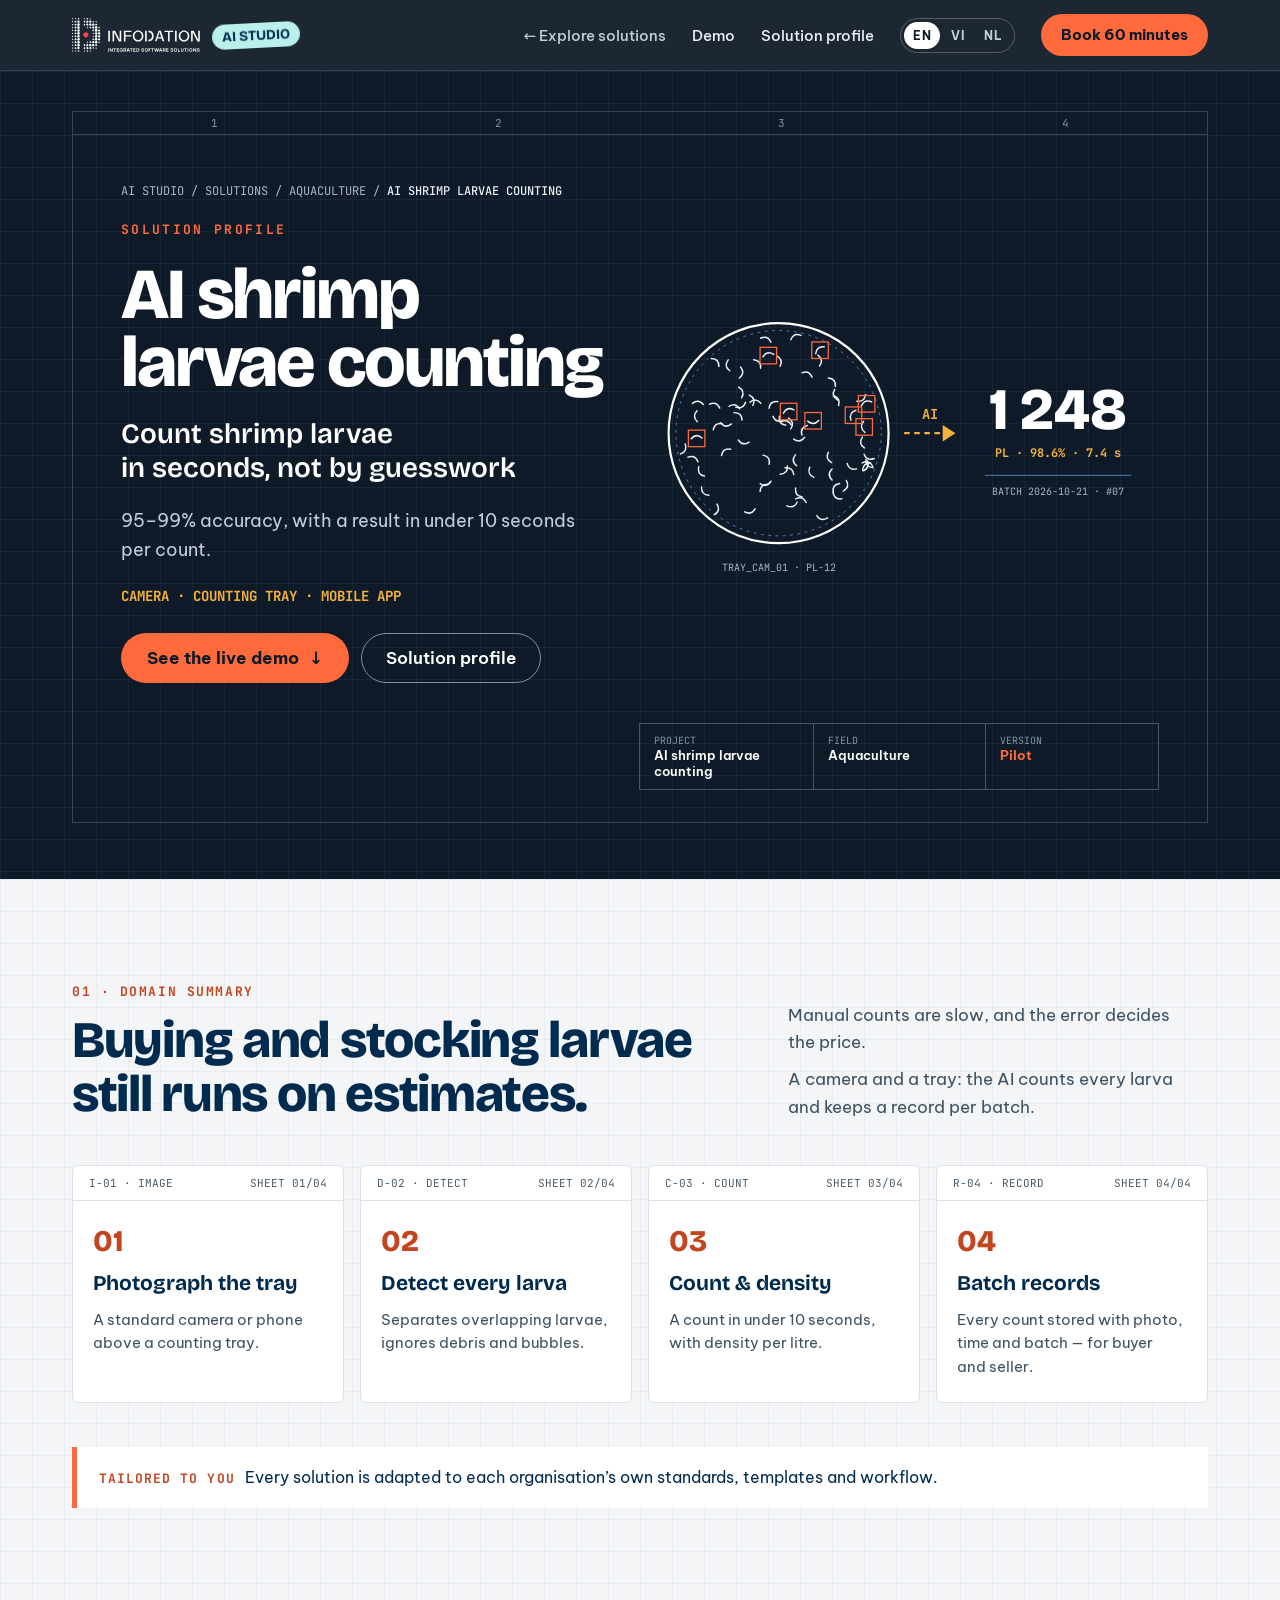
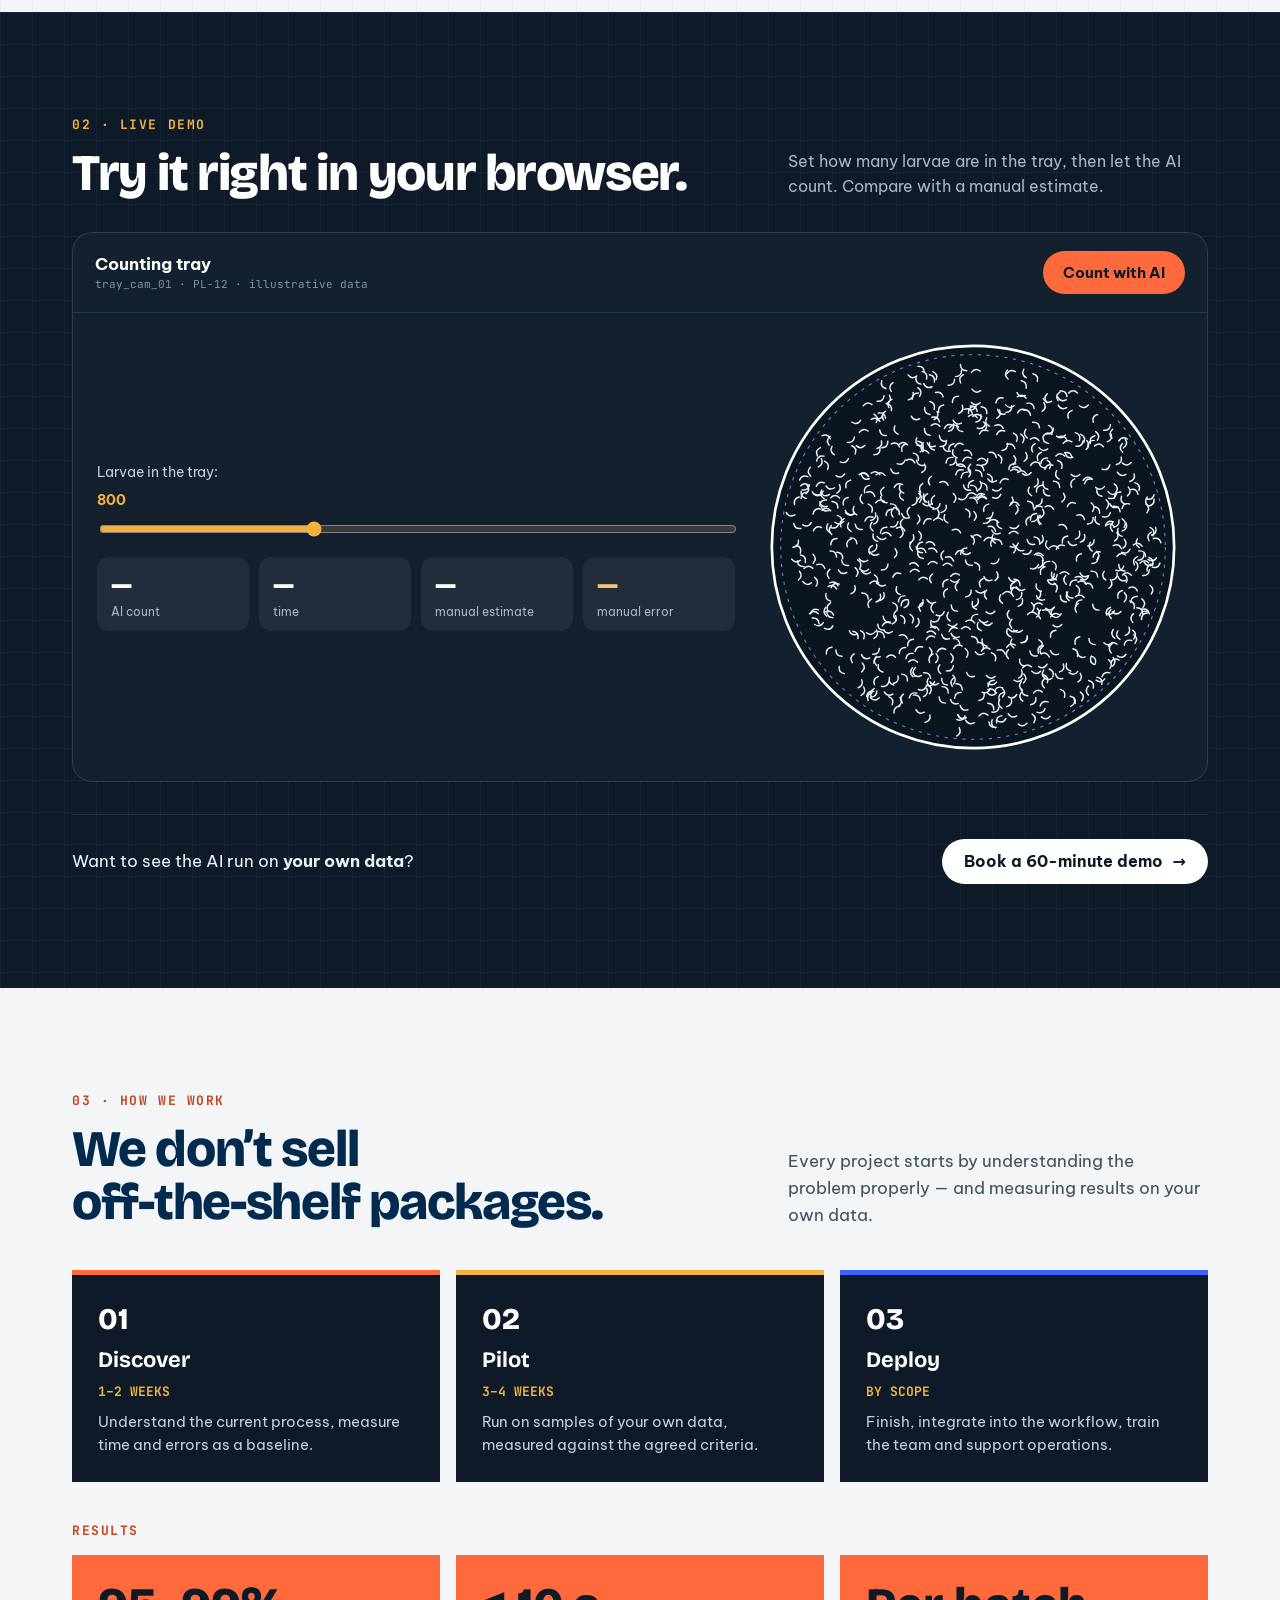
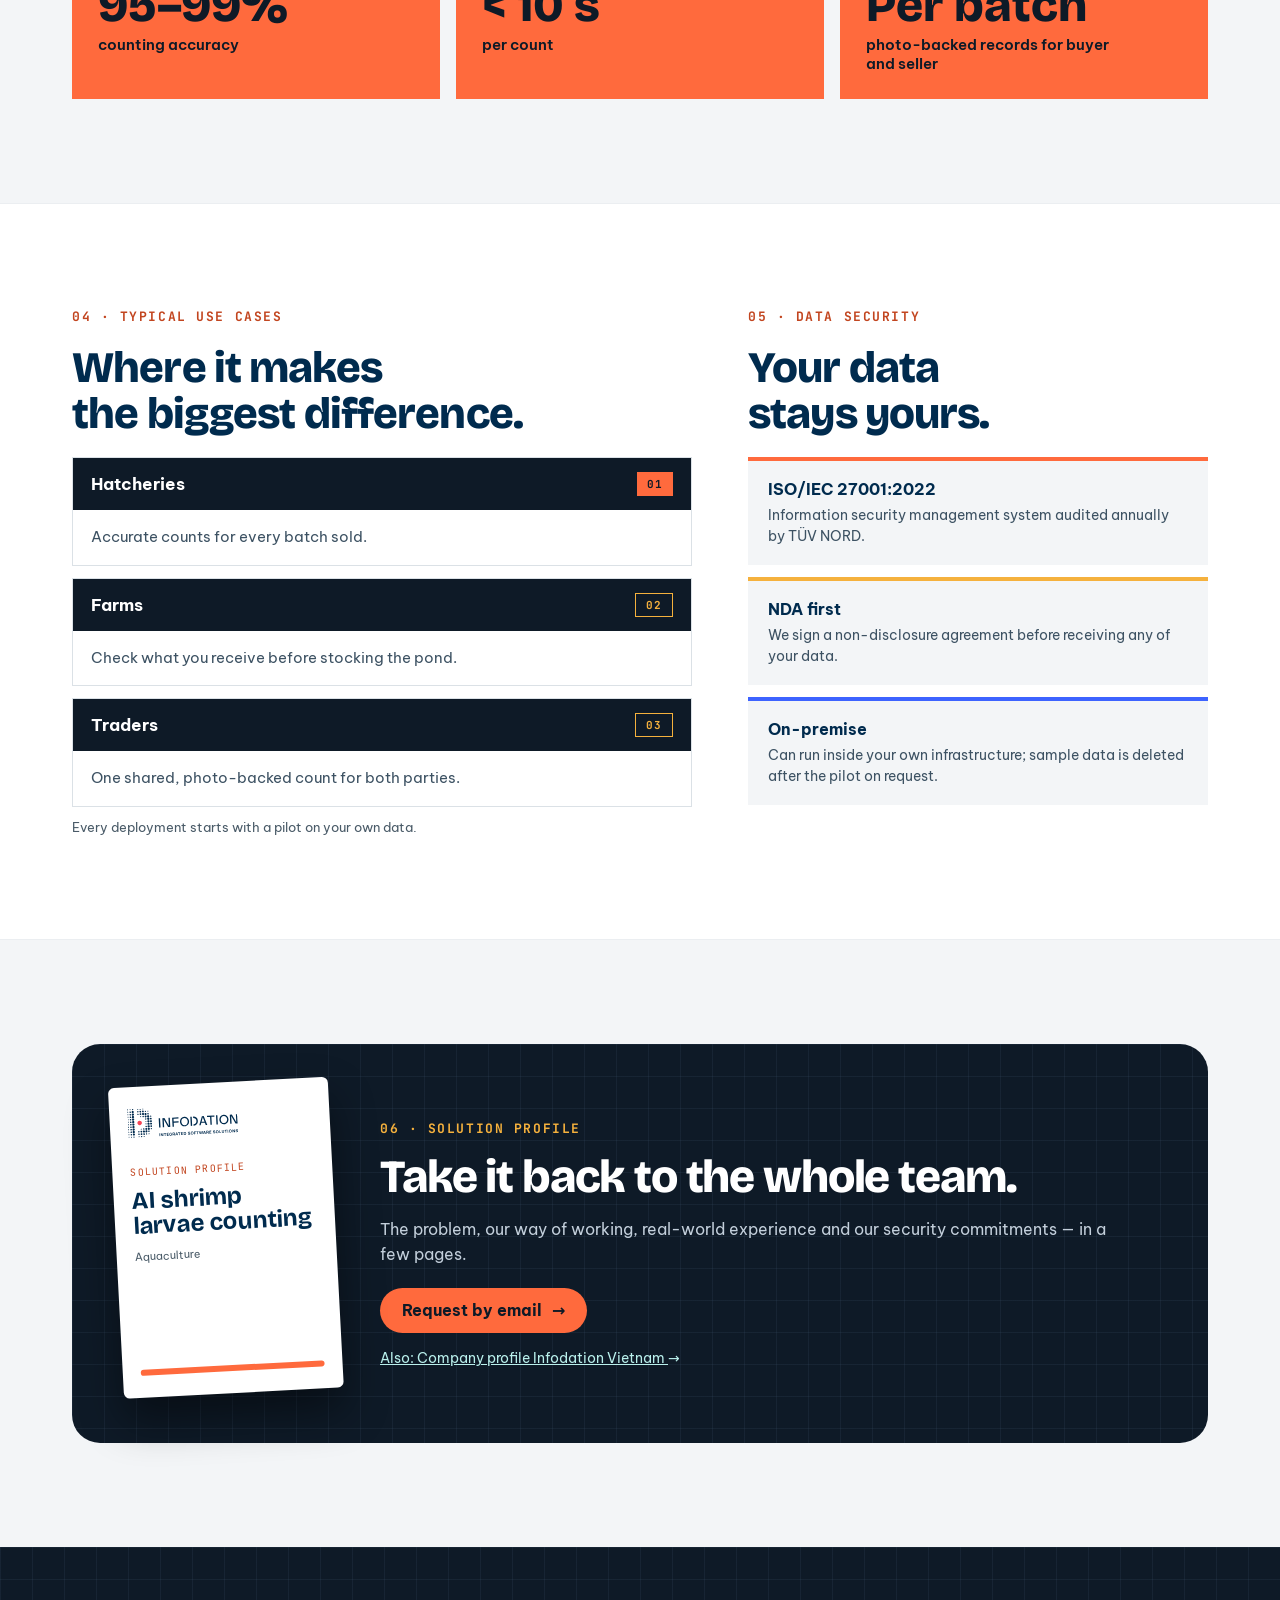
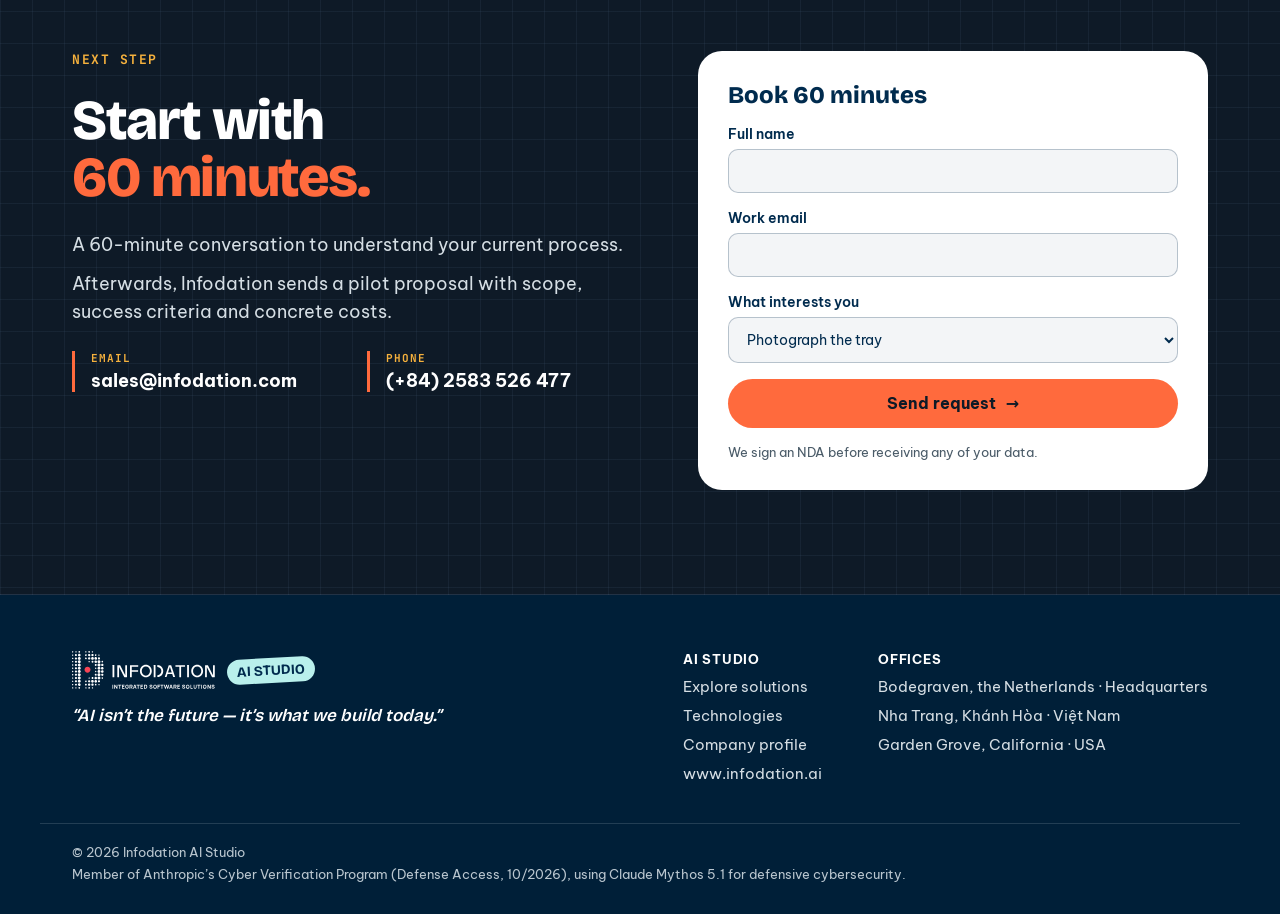
<file: solutions/shrimp-counter.html>
<!DOCTYPE html>
<html lang="en" data-root="../">
<head>
<meta charset="utf-8">
<meta name="viewport" content="width=device-width, initial-scale=1">
<title>AI shrimp larvae counting — Infodation AI Studio</title>
<meta name="description" content="95–99% accuracy, with a result in under 10 seconds per count.">
<link rel="preconnect" href="https://fonts.googleapis.com">
<link rel="preconnect" href="https://fonts.gstatic.com" crossorigin>
<link rel="stylesheet" href="https://fonts.googleapis.com/css2?family=Be+Vietnam+Pro:wght@400;500;600;700&family=Bricolage+Grotesque:opsz,wght@12..96,400;12..96,600;12..96,700;12..96,800&family=JetBrains+Mono:wght@500;700&display=swap">
<link rel="stylesheet" href="../assets/css/main.css">
<script src="../assets/js/palettes.js"></script>
<script src="../assets/js/config.js"></script>
<script src="../assets/js/theme.js"></script>
</head>
<body class="bp-page" data-solution="shrimp-counter">
<div class="page">
<div data-layout="bp-header"></div>
<main id="main"></main>
<div data-layout="footer"></div>
</div>
<script src="../assets/js/i18n/en.js"></script>
<script src="../assets/js/i18n/vi.js"></script>
<script src="../assets/js/i18n/nl.js"></script>
<script src="../assets/js/i18n.js"></script>
<script src="../assets/js/data/solutions.js"></script>
<script src="../assets/js/docs.js"></script>
<script src="../assets/js/layout.js"></script>
<script src="../assets/js/motion.js"></script>
<script src="../assets/js/reveal.js"></script>
<script src="../assets/js/pages/demos.js"></script>
<script src="../assets/js/pages/detail.js"></script>
<script src="../assets/js/app.js"></script>
</body>
</html>
</file>
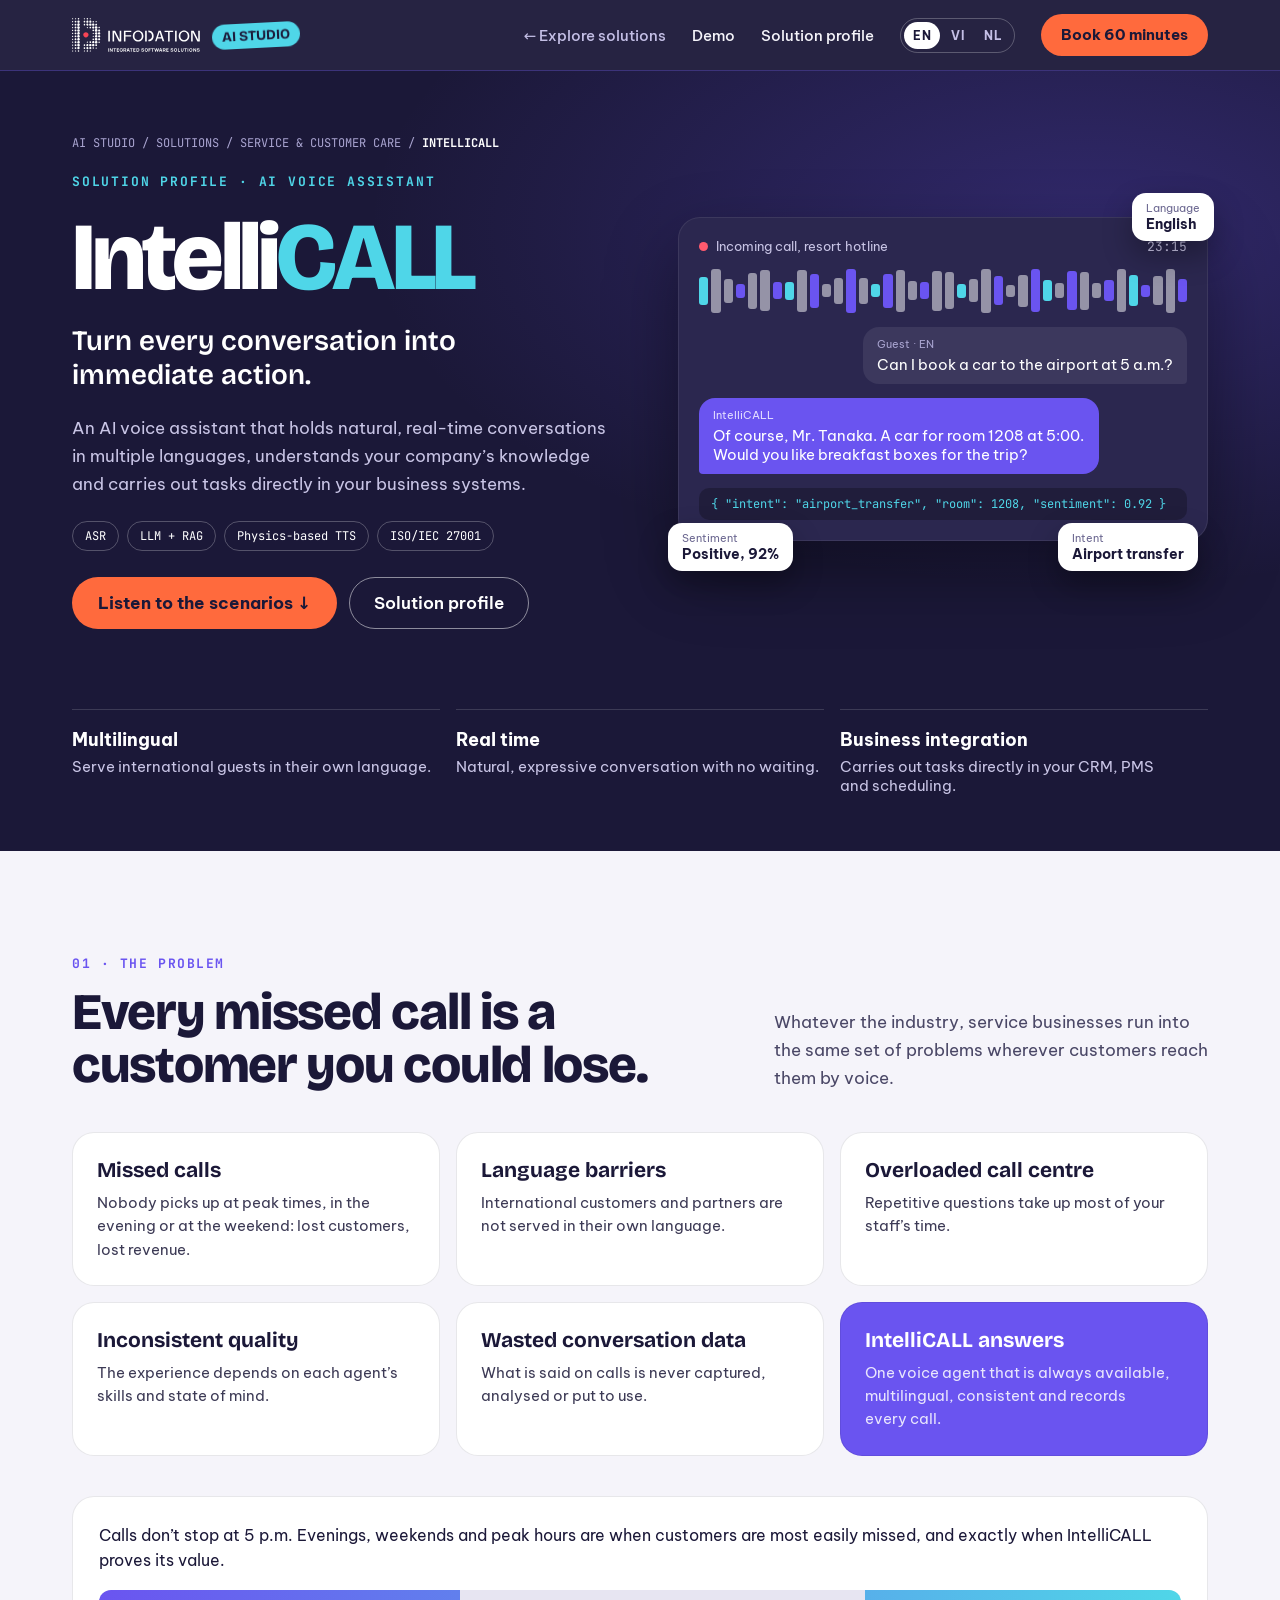
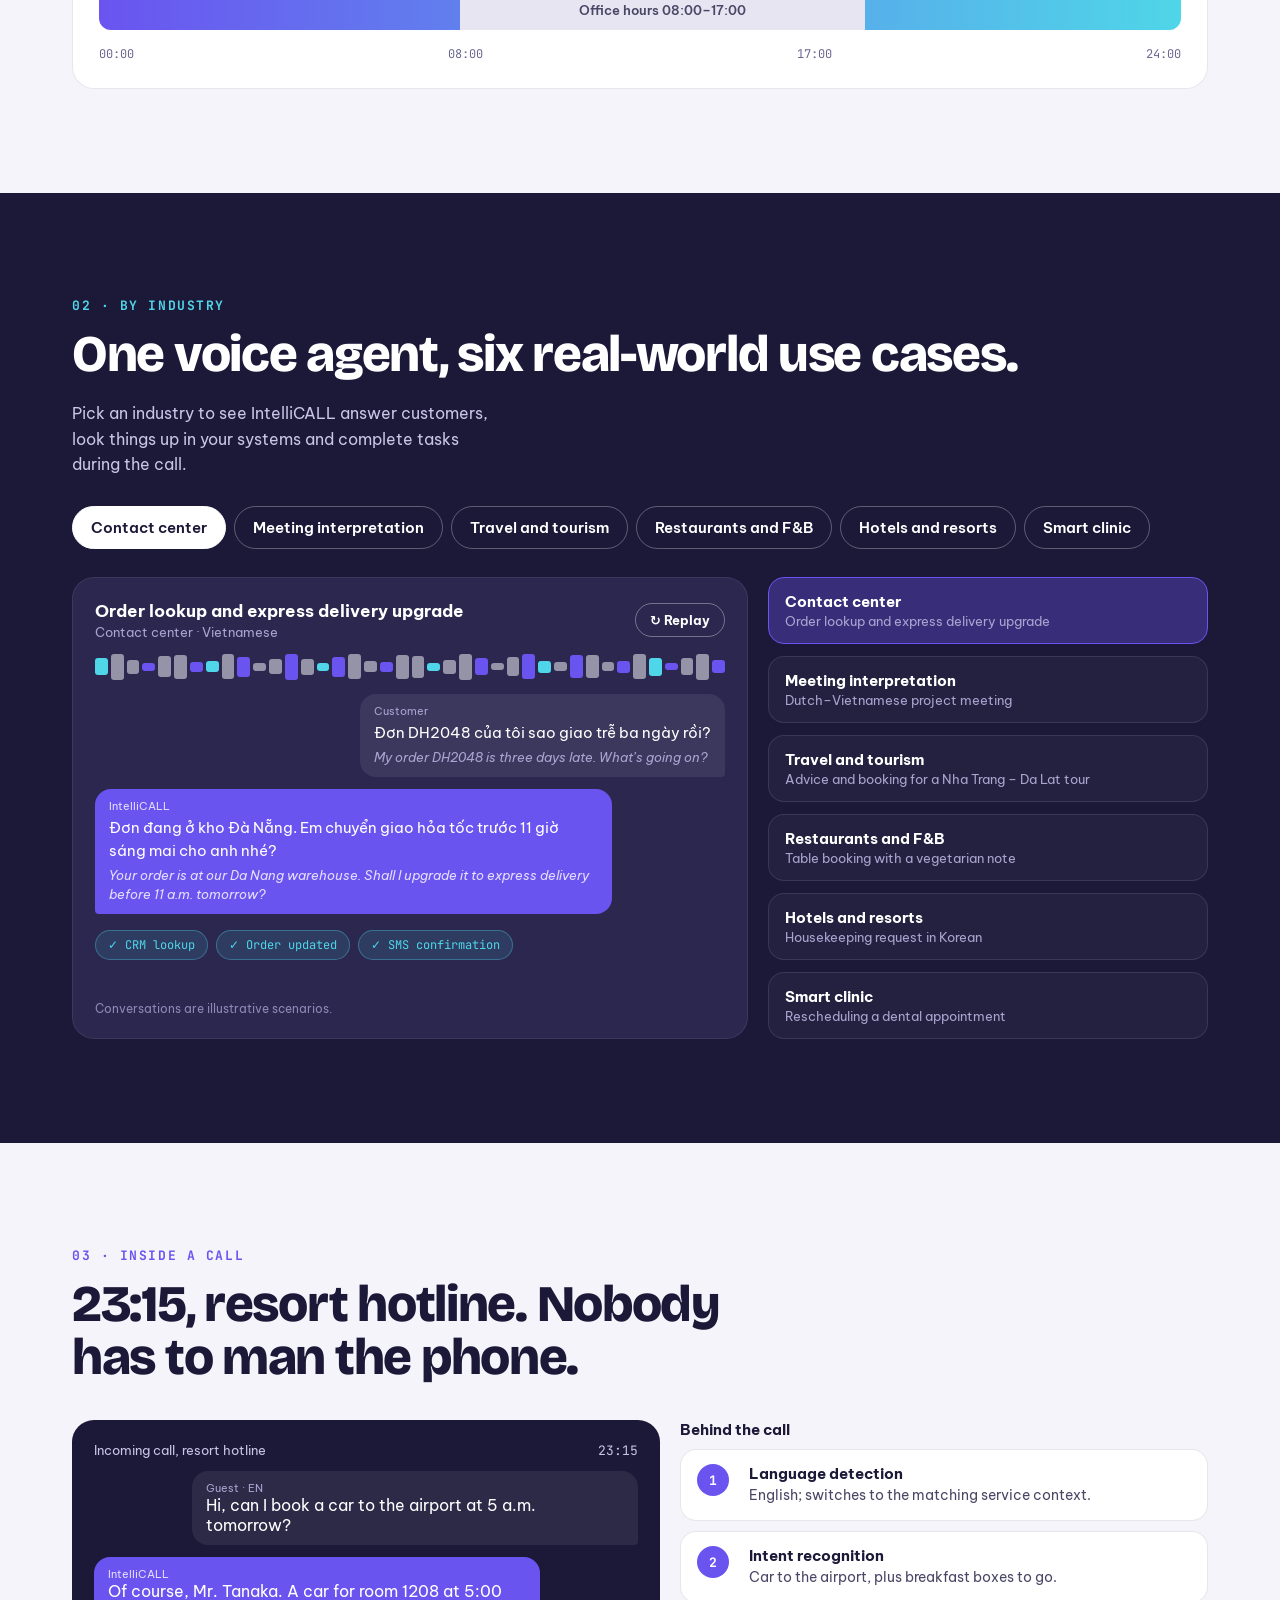
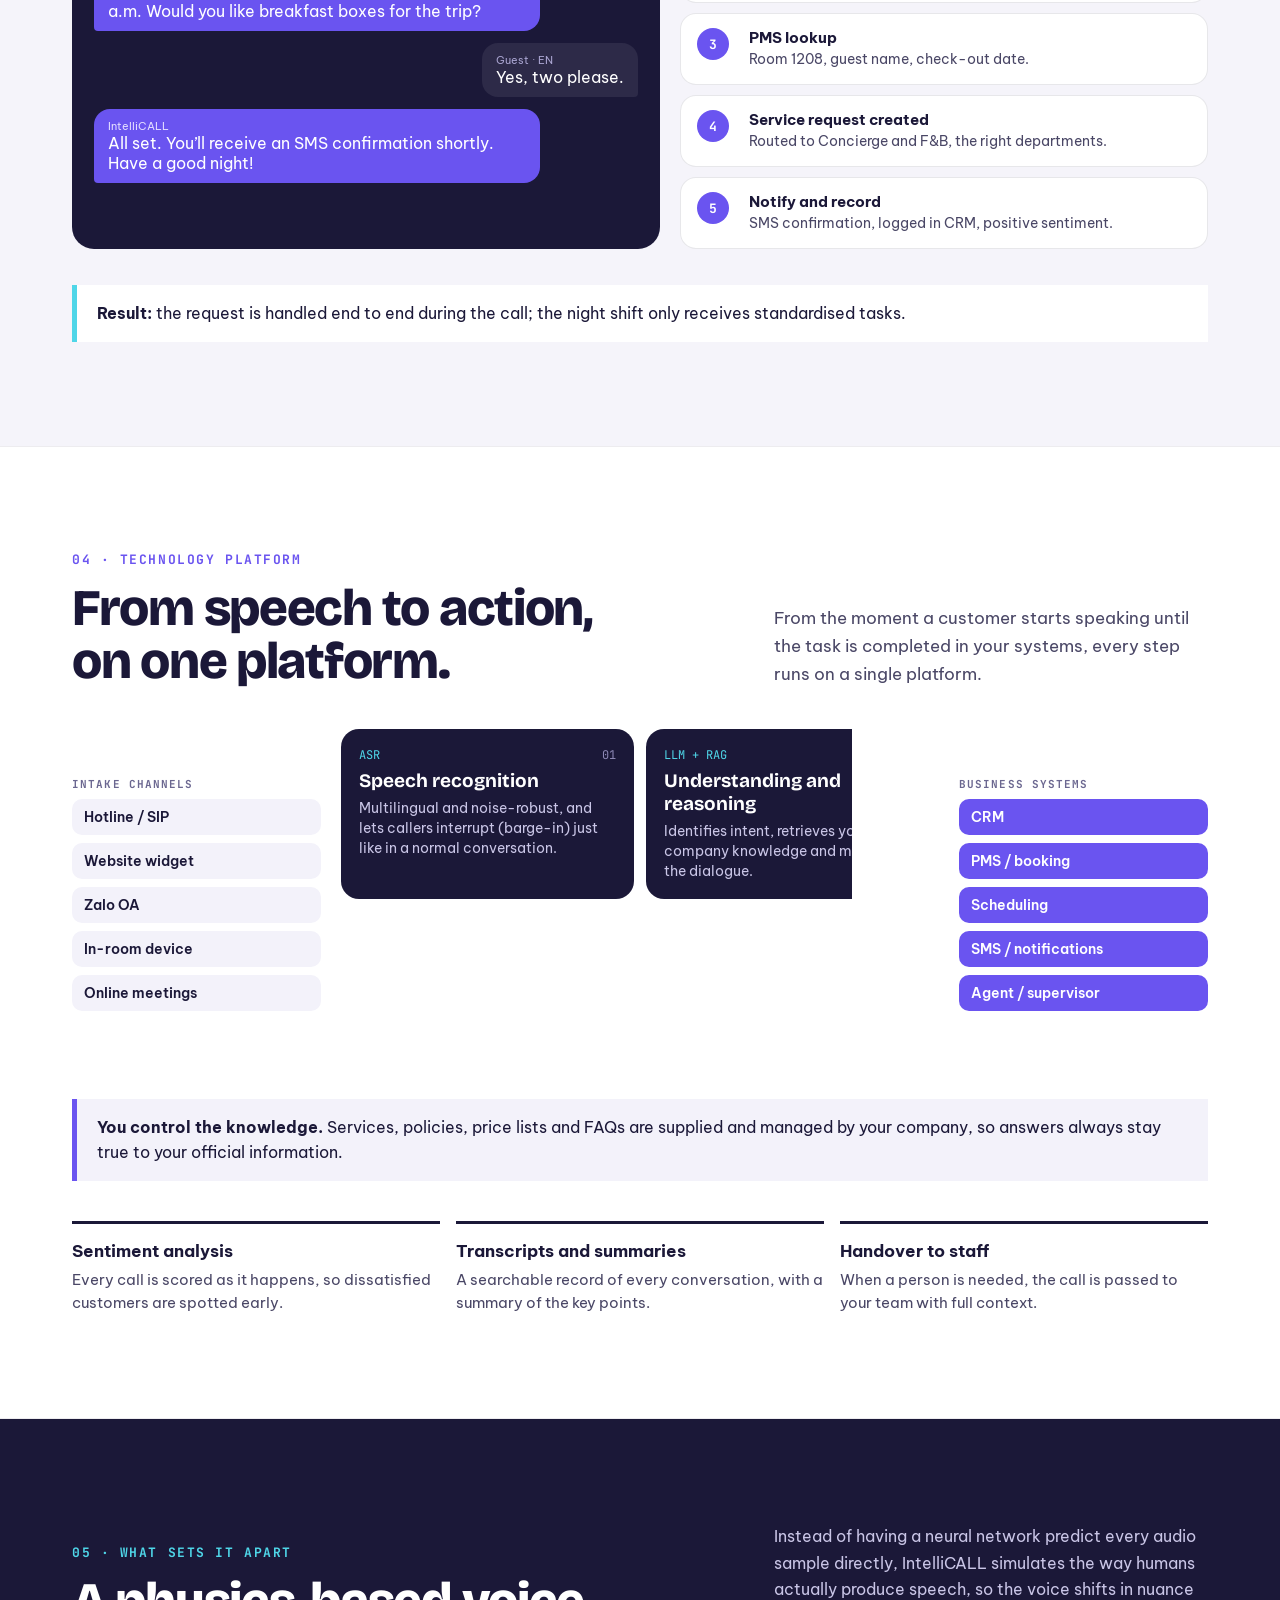
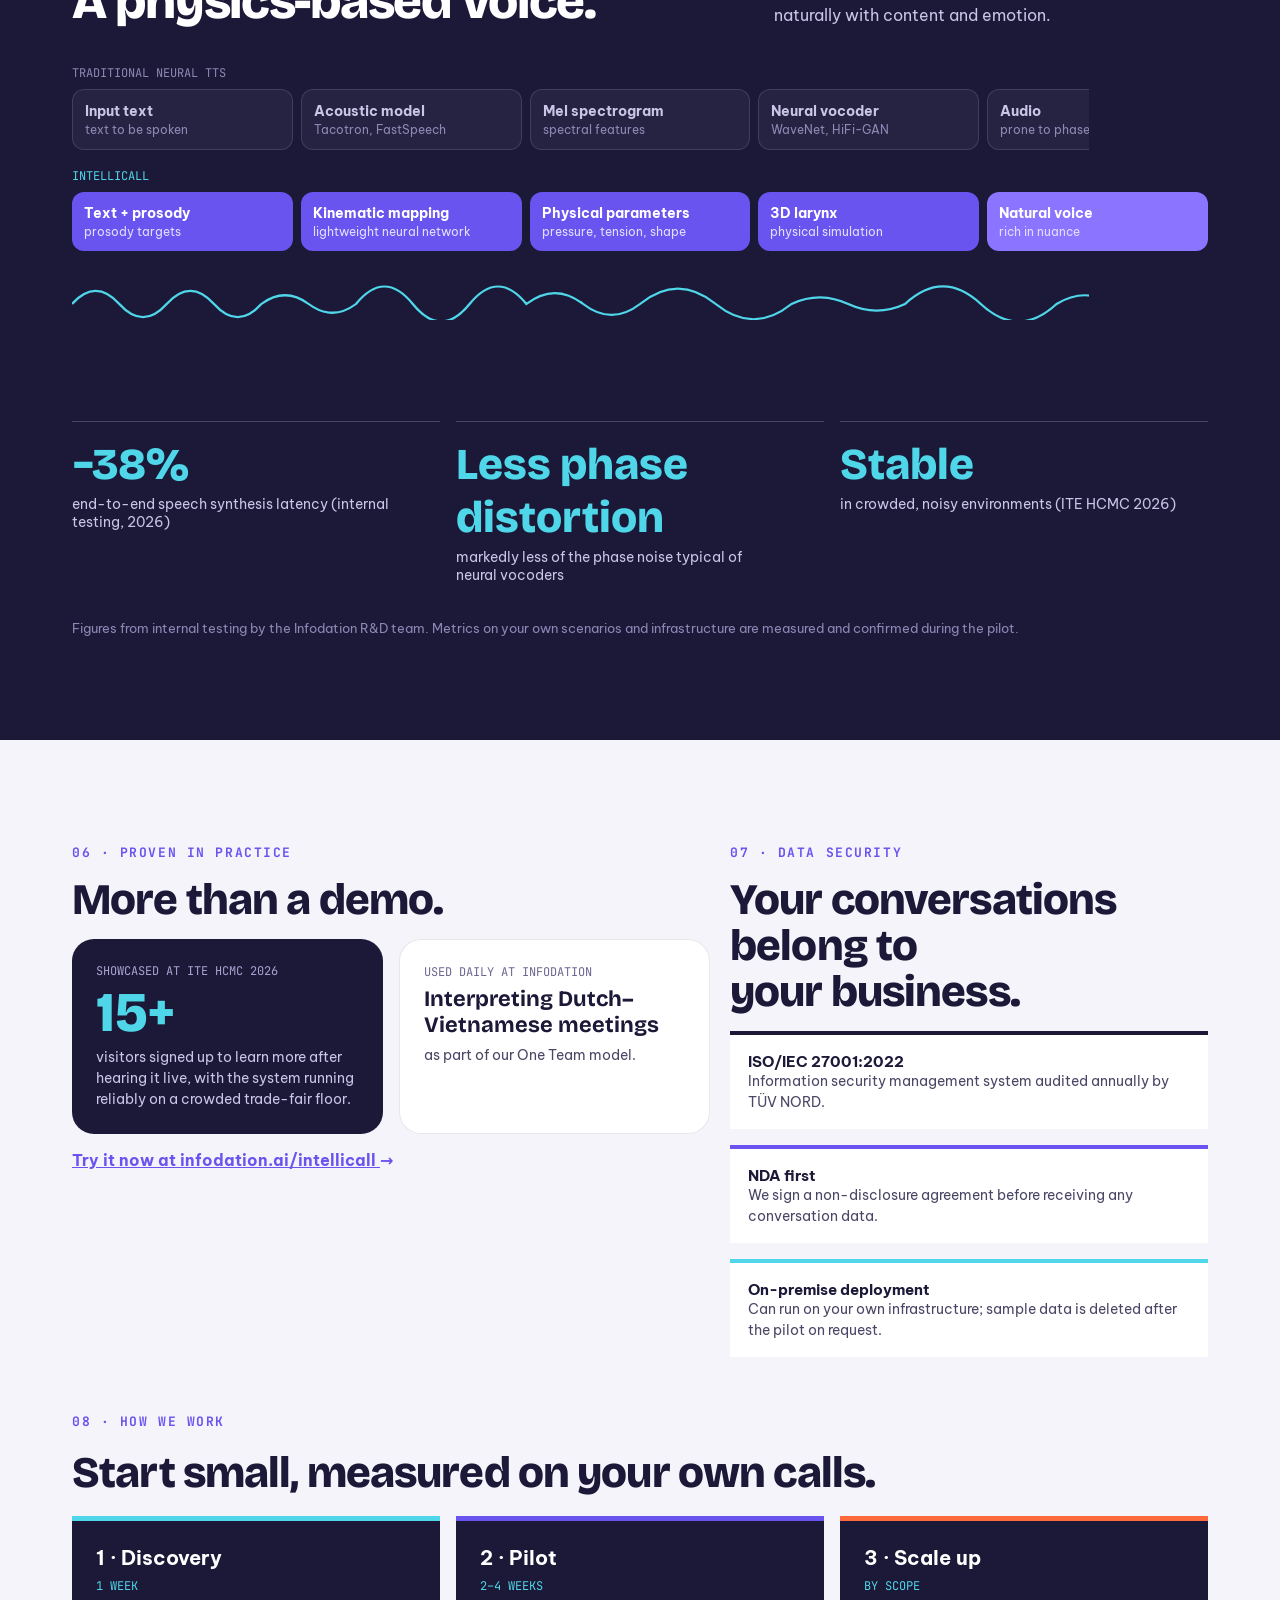
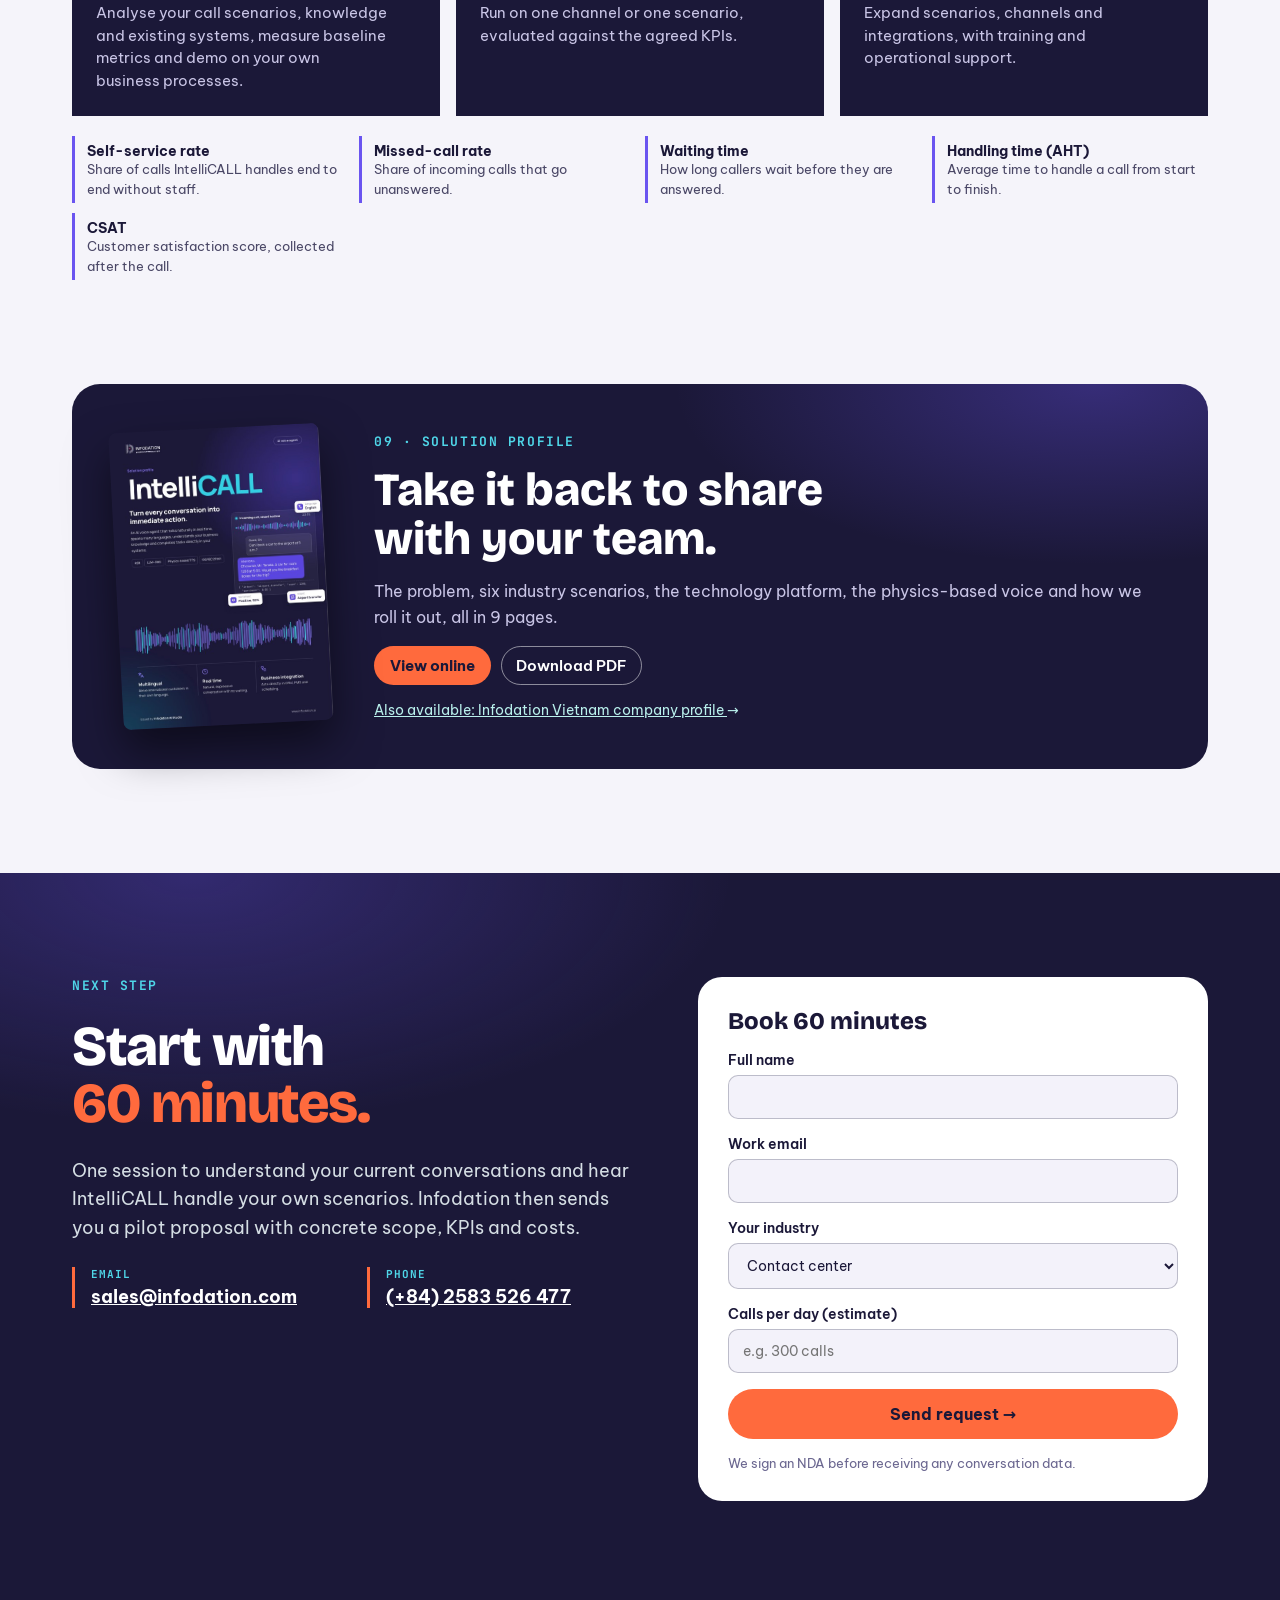
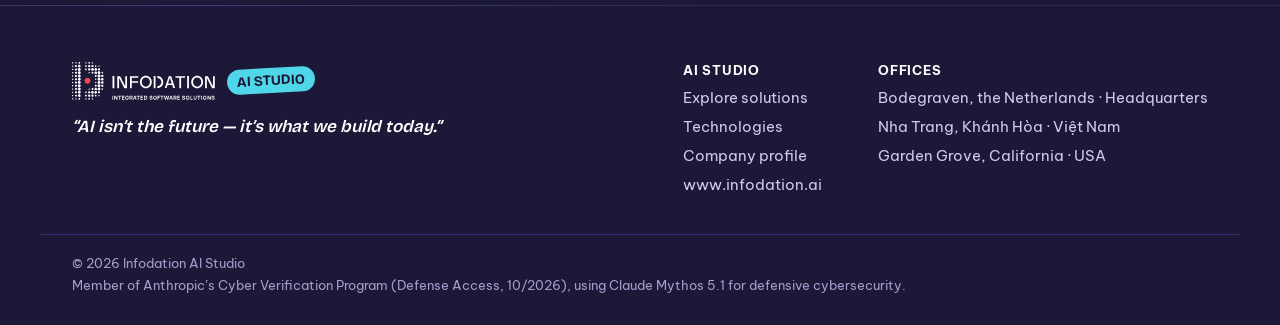
<file: solutions/voice-bot.html>
<!DOCTYPE html>
<html lang="en" data-root="../">
<head>
<meta charset="utf-8">
<meta name="viewport" content="width=device-width, initial-scale=1">
<title>IntelliCALL — Infodation AI Studio</title>
<meta name="description" content="An AI voice assistant that holds natural, real-time conversations in multiple languages, understands your company’s knowledge and carries out tasks directly in your business systems.">
<link rel="preconnect" href="https://fonts.googleapis.com">
<link rel="preconnect" href="https://fonts.gstatic.com" crossorigin>
<link rel="stylesheet" href="https://fonts.googleapis.com/css2?family=Be+Vietnam+Pro:wght@400;500;600;700&family=Bricolage+Grotesque:opsz,wght@12..96,400;12..96,600;12..96,700;12..96,800&family=JetBrains+Mono:wght@500;700&display=swap">
<link rel="stylesheet" href="../assets/css/main.css">
<link rel="stylesheet" href="../assets/css/intellicall.css">
<script src="../assets/js/palettes.js"></script>
<script src="../assets/js/config.js"></script>
<script src="../assets/js/theme.js"></script>
</head>
<body data-solution="voice-bot">
<div class="page">
<div data-layout="sol-header"></div>
<main id="main"></main>
<div data-layout="footer"></div>
</div>
<script src="../assets/js/i18n/en.js"></script>
<script src="../assets/js/i18n/vi.js"></script>
<script src="../assets/js/i18n/nl.js"></script>
<script src="../assets/js/i18n/intellicall.js"></script>
<script src="../assets/js/i18n.js"></script>
<script src="../assets/js/data/solutions.js"></script>
<script src="../assets/js/docs.js"></script>
<script src="../assets/js/layout.js"></script>
<script src="../assets/js/motion.js"></script>
<script src="../assets/js/reveal.js"></script>
<script src="../assets/js/pages/intellicall.js"></script>
<script src="../assets/js/app.js"></script>
</body>
</html>
</file>
<file: assets/css/main.css>
/* Infodation AI Studio — styles transcribed from "Redesign 3".
 * Colors come from CSS variables set by theme.js (defaults below = original design).
 */
:root {
  --ink: #002B4E; --ink-rgb: 0,43,78; --accent: #FF6A3D; --pop: #B9F0EC; --note: #F74455; --live: #A1BD35;
  --bg: #F3F5F7; --surface: #FFFFFF; --ink-deep: #001F38;
  --text-2: #3D5263; --text-3: #4A5B68; --pop-text: #24485F;
  --on-ink-1: #D5DEE4; --on-ink-2: #C9D3DA; --on-ink-3: #B9C6CF; --chip: #E6EBEF; --client: #5A6B78;
  --line: rgba(var(--ink-rgb), .10);
  --line-2: rgba(var(--ink-rgb), .12);
  --line-3: rgba(var(--ink-rgb), .08);
  --shadow: 0 18px 40px rgba(var(--ink-rgb), .14);
  /* blueprint (solution pages) */
  --bp: #0E1A27; --bp-2: #13202E; --bp-text: #EAF0F6; --bp-m1: #C3CFDB; --bp-m2: #A7B6C6; --bp-m3: #7F93A8;
  --amber: #F5B13D; --blue: #3D63FF; --rust: #C2451F; --bp-grid: rgba(140,175,220,.07); --bp-line: rgba(140,175,220,.28);
  --f-display: 'Bricolage Grotesque', system-ui, sans-serif;
  --f-body: 'Be Vietnam Pro', system-ui, sans-serif;
  --f-mono: 'JetBrains Mono', ui-monospace, monospace;
}

*, *::before, *::after { box-sizing: border-box; }
html { scroll-behavior: smooth; -webkit-text-size-adjust: 100%; }
body { margin: 0; background: var(--bg); color: var(--ink); font-family: var(--f-body); min-height: 100vh; }
body.bp-page { background: var(--bp); }
img { max-width: 100%; }
[hidden] { display: none !important; }
[id] { scroll-margin-top: 88px; }
h1, h2, h3 { text-wrap: balance; }
p, span, strong, li { text-wrap: pretty; }
a { color: var(--ink); }
a:hover { color: var(--ink-deep); }
a:focus-visible, button:focus-visible, input:focus-visible, select:focus-visible, textarea:focus-visible {
  outline: 2.5px solid var(--accent); outline-offset: 3px; border-radius: 10px;
}
.sr-only { position: absolute; width: 1px; height: 1px; overflow: hidden; clip: rect(0 0 0 0); white-space: nowrap; }
.skip { position: absolute; left: 16px; top: -60px; z-index: 100; background: var(--accent); color: var(--ink); padding: 10px 16px; border-radius: 999px; font-weight: 700; text-decoration: none; }
.skip:focus { top: 12px; }

.page { font-family: var(--f-body); color: var(--ink); background: var(--bg); min-height: 100vh; overflow-x: clip; }
.wrap { max-width: 1200px; margin: 0 auto; padding-left: 32px; padding-right: 32px; }
.display { font-family: var(--f-display); }
.mono { font-family: var(--f-mono); }

/* ---------- type ---------- */
.h1 { margin: 0; font-family: var(--f-display); font-weight: 800; font-size: clamp(42px, 5.2vw, 66px); line-height: 1; letter-spacing: -.03em; }
.h2 { margin: 0; font-family: var(--f-display); font-weight: 800; font-size: clamp(34px, 4vw, 52px); line-height: 1.04; letter-spacing: -.025em; }
.h2-sm { margin: 0; font-family: var(--f-display); font-weight: 800; font-size: clamp(30px, 3.4vw, 44px); line-height: 1.06; letter-spacing: -.02em; }
.lead { margin: 0; font-size: 17px; line-height: 1.6; color: var(--text-2); }
.eyebrow { font-size: 13px; font-weight: 700; letter-spacing: .08em; text-transform: uppercase; color: var(--text-3); }
.hl { background: var(--pop); padding: 0 10px; border-radius: 12px; -webkit-box-decoration-break: clone; box-decoration-break: clone; }
/* highlight sweeps in from left to right once the hero intro and card stack have landed */
.hl-hero { background: linear-gradient(var(--pop), var(--pop)) no-repeat 0 0 / 0% 100%; padding: 0 12px; border-radius: 14px; display: inline-block; rotate: -1.5deg; animation: hlSweep 1s cubic-bezier(.65,0,.25,1) 2.3s forwards; }
@keyframes hlSweep { to { background-size: 100% 100%; } }
/* every highlighted phrase (.hl, IntelliDOC .idc-hlbg…) paints in left → right when it scrolls into view (reveal.js adds .on) */
.hl { --sw: var(--pop); }
.hl-sweep { background-color: transparent !important; background-image: linear-gradient(var(--sw), var(--sw)); background-repeat: no-repeat; background-size: 0% 100%; transition: background-size 1s cubic-bezier(.65,0,.25,1) .4s; }
.hl-sweep.on { background-size: 100% 100%; }
.c-pop { color: var(--pop); }
.c-accent { color: var(--accent); }

/* ---------- buttons ---------- */
.btn { text-decoration: none; font-weight: 700; border-radius: 999px; display: inline-flex; align-items: center; gap: 10px; transition: transform .2s ease, translate .2s ease, rotate .2s ease; border: 0; cursor: pointer; font-family: inherit; line-height: 1.2; }
.btn:hover { translate: 0 -2px; rotate: -1deg; }
.btn-accent { background: var(--accent); color: var(--ink); }
.btn-accent:hover { color: var(--ink); }
.btn-ink { background: var(--ink); color: #FFFFFF; }
.btn-ink:hover { color: #FFFFFF; }
.btn-live { background: var(--live); color: var(--ink); }
.btn-white { background: #FFFFFF; color: var(--bp); }
.btn-outline { color: var(--ink); font-weight: 600; border: 1.5px solid var(--ink); background: transparent; }
.btn-ghost { color: #FFFFFF; font-weight: 600; border: 1.5px solid rgba(255,255,255,.5); background: transparent; }
.btn-ghost:hover { color: #FFFFFF; }
.btn-lg { font-size: 17px; padding: 16px 28px; }
.btn-outline.btn-lg { padding: 15px 26px; }
.btn-md { font-size: 16px; padding: 13px 22px; }
.btn-sm { font-size: 15px; padding: 11px 18px; }
.btn-ghost.btn-sm { padding: 10px 16px; }
.btn-nav { font-size: 15px; padding: 12px 20px; }

/* ---------- header ---------- */
.site-header { position: sticky; top: 0; z-index: 30; background: rgba(243,245,247,.92); background: color-mix(in srgb, var(--bg) 92%, transparent); border-bottom: 1px solid var(--line); -webkit-backdrop-filter: blur(10px); backdrop-filter: blur(10px); }
.site-header .bar { display: flex; flex-wrap: wrap; align-items: center; justify-content: space-between; gap: 16px; padding-top: 14px; padding-bottom: 14px; }
.brand { display: flex; align-items: center; gap: 12px; text-decoration: none; }
.brand img { height: 36px; width: auto; display: block; }
.studio-tag { font-family: var(--f-display); font-weight: 700; font-size: 14px; color: var(--ink); background: var(--pop); padding: 4px 10px; border-radius: 999px; rotate: -3deg; display: inline-block; white-space: nowrap; }
.footer .studio-tag, .bp-header .studio-tag { color: #002B4E; background: #B9F0EC; }
.main-nav { display: flex; flex-wrap: wrap; align-items: center; gap: 28px; font-size: 15px; font-weight: 500; }
.main-nav > a:not(.btn) { text-decoration: none; }
.main-nav > a[aria-current="page"], .main-nav > a[aria-current="location"] { font-weight: 700; }
.lang { display: inline-flex; align-items: center; gap: 2px; padding: 3px; border-radius: 999px; border: 1.5px solid var(--line-2); background: var(--surface); }
.lang button { font: inherit; font-size: 12px; font-weight: 700; letter-spacing: .04em; border: 0; background: transparent; color: var(--text-3); padding: 6px 9px; border-radius: 999px; cursor: pointer; }
.lang button[aria-pressed="true"] { background: var(--ink); color: #FFFFFF; }
.menu-btn { display: none; font: inherit; font-weight: 700; font-size: 14px; border: 1.5px solid var(--ink); border-radius: 999px; background: transparent; color: var(--ink); padding: 9px 14px; cursor: pointer; }

/* blueprint header */
.bp-header { background: rgba(14,26,39,.94); border-bottom: 1px solid rgba(140,175,220,.16); }
.bp-header .brand img { height: 34px; }
.bp-header .main-nav { gap: 26px; }
.bp-header .main-nav > a:not(.btn) { color: var(--bp-text); }
.main-nav > a.back { color: var(--text-3); }
.bp-header .main-nav > a.back { color: var(--bp-m1); }
.bp-header .btn-accent { color: var(--bp); }
.bp-header .lang { background: transparent; border-color: rgba(255,255,255,.25); }
.bp-header .lang button { color: var(--bp-m1); }
.bp-header .lang button[aria-pressed="true"] { background: #FFFFFF; color: var(--bp); }
.bp-header .menu-btn { color: #FFFFFF; border-color: rgba(255,255,255,.5); }
/* IntelliDOC / IntelliCALL: same dark header as IntelliCAD, in each page's own tone */
body[data-solution="document-ai"] .sol-header { background: rgba(31,36,40,.95); border-bottom-color: rgba(221,242,71,.18); }
body[data-solution="document-ai"] .sol-header .studio-tag { color: #1F2428; background: #DDF247; }
body[data-solution="document-ai"] .sol-header .main-nav > a:not(.btn) { color: #F3F5F7; }
body[data-solution="document-ai"] .sol-header .main-nav > a.back,
body[data-solution="document-ai"] .sol-header .lang button { color: #B8BEC4; }
body[data-solution="document-ai"] .sol-header .main-nav > a:not(.btn)::after { background: #DDF247; }
body[data-solution="document-ai"] .sol-header .btn-accent,
body[data-solution="document-ai"] .sol-header .lang button[aria-pressed="true"] { color: #1F2428; }
body[data-solution="voice-bot"] .sol-header { background: rgba(27,24,56,.95); border-bottom-color: rgba(106,84,240,.32); }
body[data-solution="voice-bot"] .sol-header .studio-tag { color: #1B1838; background: #4FD6E8; }
body[data-solution="voice-bot"] .sol-header .main-nav > a:not(.btn) { color: #F5F4FA; }
body[data-solution="voice-bot"] .sol-header .main-nav > a.back,
body[data-solution="voice-bot"] .sol-header .lang button { color: #C4BFE6; }
body[data-solution="voice-bot"] .sol-header .main-nav > a:not(.btn)::after { background: #4FD6E8; }
body[data-solution="voice-bot"] .sol-header .btn-accent,
body[data-solution="voice-bot"] .sol-header .lang button[aria-pressed="true"] { color: #1B1838; }

@media (max-width: 920px) {
  .menu-btn { display: inline-flex; }
  .main-nav { display: none; width: 100%; flex-direction: column; align-items: flex-start; gap: 16px; padding: 8px 0 12px; }
  .site-header.open .main-nav { display: flex; }
}

/* ---------- hero (home) ---------- */
.hero { display: flex; flex-wrap: wrap; gap: 56px; align-items: center; padding-top: 72px; padding-bottom: 64px; }
.hero-copy { flex: 1 1 520px; min-width: 0; display: flex; flex-direction: column; gap: 28px; }
.badge { display: inline-flex; align-self: flex-start; align-items: center; gap: 10px; border: 1.5px solid var(--ink); border-radius: 999px; padding: 6px 14px 6px 8px; font-size: 14px; font-weight: 600; }
.dot { width: 10px; height: 10px; border-radius: 999px; display: inline-block; flex: none; }
.badge .dot { background: var(--note); margin-left: 4px; }
.hero-lead { margin: 0; font-size: 20px; line-height: 1.55; max-width: 540px; color: var(--text-2); }
.row { display: flex; flex-wrap: wrap; gap: 14px; align-items: center; }
.stats { display: flex; flex-wrap: wrap; gap: 36px; padding-top: 12px; }
.stat-v { font-family: var(--f-display); font-weight: 800; font-size: 34px; }
.stat-l { font-size: 14px; color: var(--text-3); }

.stack { flex: 1 1 440px; min-width: 0; position: relative; height: 575px; perspective: 1400px; }
.stack-inner { position: absolute; inset: 0; transform-style: preserve-3d; }
.scard { position: absolute; width: 76%; min-width: 300px; text-decoration: none; border-radius: 24px; padding: 20px 22px; box-shadow: var(--shadow); display: flex; flex-direction: column; gap: 10px; color: var(--ink); background: var(--surface); border: 1px solid var(--line); transition: box-shadow .25s ease; }
.scard { transition: box-shadow .3s ease, scale .35s cubic-bezier(.2,.7,.2,1); }
.scard:hover { scale: 1.035; box-shadow: 0 26px 50px rgba(var(--ink-rgb), .2); z-index: 9 !important; }
.scard.c1 { top: 0; right: 0; rotate: 3deg; z-index: 1; }
.scard.c2 { top: 130px; left: 0; rotate: -4deg; z-index: 2; background: var(--pop); border: 0; }
.scard.c3 { top: 260px; right: 4%; rotate: 2deg; z-index: 3; }
.scard.c4 { top: 390px; left: 6%; rotate: -2deg; z-index: 4; background: var(--ink); color: #FFFFFF; border: 0; }
.scard.c4:hover { color: #FFFFFF; }
.scard-top { display: flex; justify-content: space-between; align-items: center; gap: 10px; font-size: 12px; font-weight: 700; letter-spacing: .06em; text-transform: uppercase; color: var(--text-3); }
.c2 .scard-top, .c2 .scard-lab { color: var(--pop-text); }
.c4 .scard-top, .c4 .scard-lab { color: var(--on-ink-2); }
.scard-status { display: inline-flex; align-items: center; gap: 6px; }
.scard-status .dot { width: 8px; height: 8px; background: var(--live); }
.scard-status .dot.ring { background: transparent; border: 2px solid var(--live); }
.scard-name { font-family: var(--f-display); font-weight: 700; font-size: 21px; line-height: 1.15; }
.scard-metric { display: flex; flex-wrap: nowrap; align-items: baseline; gap: 10px; }
.scard-v { font-family: var(--f-display); font-weight: 800; font-size: 30px; white-space: nowrap; }
.scard-lab { font-size: 13px; color: var(--text-3); white-space: nowrap; }
.stack-more { position: absolute; bottom: 0; right: 6%; z-index: 5; rotate: 3deg; }

/* ---------- marquee ---------- */
.mq { overflow: hidden; background: var(--live); color: var(--ink); padding: 20px 0; transform-origin: 50% 0; }
.mq-track { display: flex; width: max-content; animation: mq 38s linear infinite; }
.mq:hover .mq-track { animation-play-state: paused; }
.mq-set { display: flex; align-items: center; gap: 32px; padding-right: 32px; font-family: var(--f-display); font-weight: 600; font-size: 24px; white-space: nowrap; }
.mq-set .dot { background: var(--ink); }
@keyframes mq { to { transform: translateX(-50%); } }

/* ---------- sections ---------- */
.sec { padding-top: 112px; padding-bottom: 112px; display: flex; flex-direction: column; gap: 48px; }
.sec-head { display: flex; flex-wrap: wrap; gap: 24px 48px; align-items: flex-end; justify-content: space-between; }
.sec-head > .h2 { flex: 1 1 560px; }
.sec-head > .lead { flex: 1 1 320px; max-width: 380px; }
.sec-head > .lead strong { color: var(--ink); display: block; margin-top: 10px; }
.band-white { background: var(--surface); border-top: 1px solid var(--line-3); border-bottom: 1px solid var(--line-3); }

.grid-cards { display: grid; grid-template-columns: repeat(auto-fit, minmax(300px, 1fr)); gap: 16px; }
.grid-fill { display: grid; grid-template-columns: repeat(auto-fill, minmax(300px, 1fr)); gap: 16px; }

/* featured card */
.featured { grid-column: 1 / -1; background: var(--ink); color: #FFFFFF; border-radius: 32px; padding: 36px; display: flex; flex-wrap: wrap; gap: 32px 48px; align-items: center; position: relative; }
.featured-copy { flex: 1 1 340px; display: flex; flex-direction: column; gap: 14px; }
.meta { display: flex; flex-wrap: wrap; gap: 10px; align-items: center; font-size: 12px; font-weight: 700; letter-spacing: .06em; text-transform: uppercase; color: var(--text-3); }
.featured .meta { color: var(--on-ink-2); }
.num { font-family: var(--f-display); font-weight: 800; font-size: 20px; color: var(--note); letter-spacing: 0; }
.pill-live { background: var(--live); color: var(--ink); padding: 4px 10px; border-radius: 999px; }
.featured h3 { margin: 0; font-family: var(--f-display); font-weight: 800; font-size: 44px; line-height: 1; }
.featured p { margin: 0; font-size: 17px; line-height: 1.5; color: var(--on-ink-1); }
.featured p strong { color: #FFFFFF; display: block; margin-top: 6px; }
.featured .link-light { color: #FFFFFF; font-weight: 600; font-size: 15px; }
.featured-stats { flex: 1 1 440px; display: grid; grid-template-columns: repeat(3, minmax(0, 1fr)); gap: 10px; transform-style: preserve-3d; }
.fstat { background: rgba(255,255,255,.08); border-radius: 18px; padding: 18px 16px; display: flex; flex-direction: column; gap: 6px; }
.fstat-v { font-family: var(--f-display); font-weight: 800; font-size: 30px; white-space: nowrap; }
.fstat-l { font-size: 13px; line-height: 1.4; color: var(--on-ink-2); }

/* solution card */
.card { background: var(--surface); color: var(--ink); border: 1px solid var(--line); border-radius: 24px; padding: 24px; display: flex; flex-direction: column; gap: 10px; min-height: 230px; position: relative; text-decoration: none; }
.card.tall { min-height: 250px; }
.brand-bar { display: block; width: 56px; height: 6px; border-radius: 999px; }
@keyframes cardA { from { opacity: 0; translate: 0 22px; scale: .97; } to { opacity: 1; translate: 0 0; scale: 1; } }
@keyframes cardB { from { opacity: 0; translate: 0 22px; scale: .97; } to { opacity: 1; translate: 0 0; scale: 1; } }
.ga > * { animation: cardA .6s cubic-bezier(.2,.7,.2,1) backwards; animation-delay: calc(var(--i, 0) * 60ms); }
.gb > * { animation: cardB .6s cubic-bezier(.2,.7,.2,1) backwards; animation-delay: calc(var(--i, 0) * 60ms); }
@media (prefers-reduced-motion: reduce) { .ga > *, .gb > * { animation: none; } }
.card.dark { background: var(--ink); color: #FFFFFF; }
.card.dark .meta, .card.dark .card-pain, .card.dark .chip-lab, .card.dark .pending { color: var(--on-ink-2); }
.card h2, .card h3 { margin: 0; font-family: var(--f-display); font-weight: 800; font-size: 23px; line-height: 1.15; }
.card-pain { margin: 0; font-size: 15px; line-height: 1.5; color: var(--text-2); }
.card-foot { margin-top: auto; padding-top: 14px; border-top: 1px solid var(--line-3); display: flex; flex-wrap: wrap; justify-content: space-between; align-items: center; gap: 10px; }
.card.dark .card-foot { border-top-color: rgba(255,255,255,.14); }
.card-foot.stacked { flex-direction: column; align-items: flex-start; gap: 14px; }
.chip { display: inline-flex; align-items: baseline; gap: 6px; background: var(--bg); border-radius: 999px; padding: 6px 12px; }
.card.dark .chip { background: rgba(255,255,255,.10); }
.chip strong { font-family: var(--f-display); font-size: 17px; white-space: nowrap; }
.chip-lab { font-size: 12px; color: var(--text-3); }
.pending { font-size: 13px; color: var(--text-3); }
.card-cta { font-weight: 700; font-size: 15px; text-decoration: none; color: inherit; }
.card.dark .card-cta, .card.dark .card-cta:hover { color: #FFFFFF; }
.card-link::after { content: ''; position: absolute; inset: 0; border-radius: inherit; }

.lift { transition: translate .25s ease, rotate .25s ease, box-shadow .25s ease; }
.lift:hover { translate: 0 -4px; rotate: -.4deg; box-shadow: 0 16px 32px rgba(var(--ink-rgb), .12); }

.bar-cta { display: flex; flex-wrap: wrap; justify-content: space-between; align-items: center; gap: 16px; background: var(--surface); border: 1px solid var(--line); border-radius: 24px; padding: 22px 26px; }
.bar-cta > span { font-size: 17px; }

/* how we work */
.offices { display: grid; grid-template-columns: repeat(auto-fit, minmax(300px, 1fr)); gap: 14px; perspective: 1200px; }
.office { display: flex; align-items: center; gap: 14px; background: var(--surface); border: 1px solid var(--line); border-radius: 20px; padding: 18px 22px; position: relative; }
.office svg { flex: none; }
.office-n { font-weight: 700; font-size: 17px; }
.office-s { font-size: 14px; color: var(--text-3); margin-top: 2px; }
@media (max-width: 860px) { .offices { grid-template-columns: 1fr; } }
.steps { list-style: none; margin: 0; padding: 0; display: grid; grid-template-columns: repeat(auto-fit, minmax(240px, 1fr)); gap: 16px; }
.step { background: var(--bg); border-radius: 24px; padding: 26px; display: flex; flex-direction: column; gap: 12px; }
.step-top { display: flex; justify-content: space-between; align-items: center; }
.step-n { width: 44px; height: 44px; border-radius: 999px; background: var(--live); color: var(--ink); font-family: var(--f-display); font-weight: 800; font-size: 18px; display: inline-flex; align-items: center; justify-content: center; }
.step-t { font-size: 13px; font-weight: 700; background: var(--chip); color: var(--ink); padding: 6px 12px; border-radius: 999px; }
.step-t.pop { background: var(--pop); }
.step h3 { margin: 0; font-family: var(--f-display); font-weight: 800; font-size: 26px; }
.step h3 span { font-weight: 500; font-size: 18px; color: var(--text-3); }
.step p { margin: 0; font-size: 15px; line-height: 1.55; color: var(--text-2); }

/* profile */
.profile-row { display: flex; flex-wrap: wrap; gap: 48px 64px; align-items: center; }
.profile-copy { flex: 1 1 520px; min-width: 0; display: flex; flex-direction: column; gap: 22px; }
.profile-copy > p { margin: 0; font-size: 18px; line-height: 1.6; color: var(--text-2); max-width: 540px; }
.partners { display: flex; flex-wrap: wrap; gap: 10px; }
.partner { background: var(--surface); border: 1px solid var(--line-2); border-radius: 999px; padding: 9px 16px; font-size: 14px; font-weight: 600; }
.doc-card { flex: 1 1 400px; min-width: 0; background: var(--ink); color: #FFFFFF; border-radius: 32px; padding: 32px; display: flex; flex-wrap: wrap; gap: 28px; align-items: center; perspective: 900px; }
.doc-cover { flex: 0 0 auto; display: block; border-radius: 10px; overflow: hidden; box-shadow: 0 18px 36px rgba(0,0,0,.35); rotate: -3deg; transform-origin: 0 50%; }
.doc-cover img { display: block; width: 170px; height: auto; }
.doc-copy { flex: 1 1 200px; display: flex; flex-direction: column; gap: 14px; }
.doc-title { font-family: var(--f-display); font-weight: 800; font-size: 26px; line-height: 1.1; }
.doc-text { font-size: 14px; line-height: 1.5; color: var(--on-ink-2); }
.team { margin: 0; display: flex; flex-direction: column; gap: 10px; perspective: 1600px; }
.team img { width: 100%; height: auto; aspect-ratio: 1889 / 839; object-fit: cover; border-radius: 32px; display: block; transform-origin: 50% 100%; }
.team figcaption { font-size: 14px; color: var(--text-3); }
.sub-block { display: flex; flex-direction: column; gap: 16px; border-top: 1px solid var(--line-2); padding-top: 28px; }
.certs { display: grid; grid-template-columns: repeat(auto-fit, minmax(200px, 1fr)); gap: 12px; perspective: 1000px; }
.cert { background: var(--surface); border: 1.5px solid rgba(var(--ink-rgb), .18); border-radius: 18px; padding: 16px 18px; display: flex; gap: 12px; align-items: center; }
.cert-n { font-weight: 700; font-size: 15px; }
.cert-s { font-size: 13px; color: var(--text-3); }
.clients { display: grid; grid-template-columns: repeat(5, minmax(0, 1fr)); gap: 1px; background: var(--line-2); border: 1px solid var(--line-2); border-radius: 20px; overflow: hidden; font-family: var(--f-display); font-weight: 700; font-size: 21px; color: var(--client); perspective: 900px; }
.clients > div { background: var(--bg); min-height: 88px; display: flex; align-items: center; justify-content: center; padding: 12px; text-align: center; transform-origin: 50% 0; backface-visibility: hidden; }
.clients > div.more { font-family: var(--f-body); font-weight: 600; font-size: 15px; color: var(--text-3); grid-column: 1 / -1; min-height: 60px; }
.clients > div.logo { padding: 18px 22px; }
.clients > div.logo img { display: block; max-width: 100%; max-height: 36px; width: auto; height: auto; object-fit: contain; }
.clients > div.logo[data-logo="gridsz"] img { max-height: 46px; }
.clients > div.logo[data-logo="ee-accommodations"] { padding: 12px 12px; }
.clients > div.logo[data-logo="deheus"] img { max-height: 52px; }
.clients > div.logo[data-logo="kbiz"] img { max-height: 48px; }
@media (max-width: 900px) { .clients { grid-template-columns: repeat(2, minmax(0, 1fr)); } }

/* vision band */
.vision { background: var(--accent); color: var(--ink); }
.vision .inner { padding-top: 112px; padding-bottom: 112px; display: flex; flex-wrap: wrap; gap: 48px 72px; align-items: center; }
.tagline { margin: 0; font-family: var(--f-display); font-weight: 800; font-size: clamp(48px, 7vw, 96px); line-height: .95; letter-spacing: -.035em; }
.vm { display: flex; flex-direction: column; gap: 8px; }
.vm-t { font-family: var(--f-display); font-weight: 800; font-size: 26px; }
.vm-x { font-size: 18px; line-height: 1.55; font-weight: 500; }

/* contact */
.contact { background: var(--ink); color: #FFFFFF; }
.contact .inner { padding-top: 112px; padding-bottom: 112px; display: flex; flex-wrap: wrap; gap: 56px; align-items: flex-start; }
.contact-copy { flex: 1 1 440px; display: flex; flex-direction: column; gap: 24px; }
.contact-copy .h2 { font-size: clamp(36px, 4vw, 54px); }
.contact-copy > p { margin: 0; font-size: 18px; line-height: 1.6; color: var(--on-ink-1); max-width: 480px; }
.contact-copy > p span { display: block; margin-top: 10px; }
.checks { list-style: none; margin: 0; padding: 0; display: flex; flex-direction: column; gap: 12px; font-size: 16px; }
.checks li { display: flex; gap: 12px; align-items: center; }
.reach { display: flex; flex-wrap: wrap; gap: 28px; padding-top: 16px; border-top: 1px solid rgba(255,255,255,.18); }
.reach-l { font-size: 13px; color: var(--on-ink-3); }
.reach a { color: #FFFFFF; font-weight: 600; font-size: 17px; text-decoration: none; }
.reach a:hover, .person a:hover { text-decoration: underline; }
.form { flex: 1 1 420px; background: var(--surface); color: var(--ink); border-radius: 28px; padding: 32px; display: flex; flex-direction: column; gap: 18px; }
.form h3 { margin: 0; font-family: var(--f-display); font-weight: 800; font-size: 26px; }
.form label { display: flex; flex-direction: column; gap: 6px; font-size: 14px; font-weight: 600; }
.form input, .form select, .form textarea { font: inherit; font-weight: 400; padding: 13px 14px; border-radius: 12px; border: 1.5px solid rgba(var(--ink-rgb), .25); background: var(--bg); color: var(--ink); width: 100%; }
.form textarea { resize: vertical; }
.form .btn { justify-content: center; font-size: 17px; padding: 16px 24px; }
.form-note { font-size: 14px; color: var(--text-3); text-align: center; }
.form-msg { font-size: 14px; font-weight: 600; border-radius: 12px; padding: 12px 14px; display: none; }
.form-msg.ok { display: block; background: color-mix(in srgb, var(--live) 25%, white); color: var(--ink); }
.form-msg.err { display: block; background: #FFE3DC; color: #8A2A12; }

/* footer */
.footer { background: var(--ink-deep); color: var(--on-ink-1); }
.footer .top { padding-top: 56px; padding-bottom: 40px; display: flex; flex-wrap: wrap; gap: 40px; justify-content: space-between; }
.footer .brandcol { flex: 1 1 280px; display: flex; flex-direction: column; gap: 16px; }
.footer .brandcol img { height: 38px; width: auto; display: block; }
.quote { margin: 0; font-family: var(--f-display); font-weight: 600; font-style: italic; font-size: 17px; color: #FFFFFF; }
.fcols { display: flex; flex-wrap: wrap; gap: 56px; font-size: 15px; }
.fcol { display: flex; flex-direction: column; gap: 10px; }
.fcol-h { font-size: 13px; font-weight: 700; letter-spacing: .06em; text-transform: uppercase; color: #FFFFFF; }
.fcol a { color: var(--on-ink-1); text-decoration: none; }
.fcol a:hover { color: #FFFFFF; }
.footer .bottom { padding-top: 20px; padding-bottom: 32px; border-top: 1px solid rgba(213,222,228,.16); font-size: 13px; color: var(--on-ink-3); display: flex; flex-direction: column; gap: 6px; }
.footer .bottom a { color: var(--on-ink-3); }

/* ---------- marketplace ---------- */
.m-head { padding-top: 64px; padding-bottom: 28px; display: flex; flex-direction: column; gap: 18px; }
.crumb { font-size: 14px; color: var(--text-3); }
.crumb a { color: var(--text-3); text-decoration: none; }
.crumb b { color: var(--ink); font-weight: 600; }
.m-h1 { margin: 0; font-family: var(--f-display); font-weight: 800; font-size: clamp(40px, 5vw, 64px); line-height: 1; letter-spacing: -.03em; }
.m-h1 .hl { padding: 0 12px; border-radius: 14px; }
.controls { position: sticky; top: 65px; z-index: 5; background: color-mix(in srgb, var(--bg) 95%, transparent); border-bottom: 1px solid var(--line-3); }
.controls .inner { padding-top: 16px; padding-bottom: 16px; display: flex; flex-wrap: wrap; gap: 14px; align-items: center; }
.search { flex: 1 1 280px; max-width: 360px; display: flex; align-items: center; gap: 10px; background: var(--surface); border: 1.5px solid rgba(var(--ink-rgb), .2); border-radius: 999px; padding: 0 16px; }
.search:has(input:focus-visible) { outline: 2.5px solid var(--accent); outline-offset: 3px; }
.search input { flex: 1; min-width: 0; font: inherit; font-size: 15px; border: 0; background: transparent; padding: 12px 0; color: var(--ink); }
.search input:focus { outline: none; }
.filters { display: flex; flex-wrap: wrap; gap: 8px; }
.filters button { font: inherit; font-weight: 600; font-size: 14px; padding: 9px 14px; border-radius: 999px; cursor: pointer; border: 1.5px solid var(--ink); background: var(--surface); color: var(--ink); transition: background .2s, color .2s; }
.filters button[aria-pressed="true"] { background: var(--ink); color: #FFFFFF; }
.filters button span { opacity: .6; font-weight: 500; }
.results { padding-top: 28px; padding-bottom: 96px; display: flex; flex-direction: column; gap: 20px; }
.result-count { font-size: 14px; color: var(--text-3); }
.empty { background: var(--surface); border: 1.5px dashed rgba(var(--ink-rgb), .25); border-radius: 24px; padding: 40px; display: flex; flex-direction: column; gap: 12px; align-items: flex-start; }
.empty b { font-family: var(--f-display); font-weight: 800; font-size: 24px; }
.empty span { font-size: 16px; color: var(--text-2); }
.custom-cta { margin-top: 24px; background: var(--ink); color: #FFFFFF; border-radius: 28px; padding: 36px; display: flex; flex-wrap: wrap; gap: 20px 40px; align-items: center; justify-content: space-between; }
.custom-cta b { font-family: var(--f-display); font-weight: 800; font-size: 30px; line-height: 1.1; display: block; }
.custom-cta span { font-size: 16px; line-height: 1.55; color: var(--on-ink-1); }

/* ---------- solution detail (blueprint) ---------- */
.bp { background-color: var(--bp); background-image: linear-gradient(var(--bp-grid) 1px, transparent 1px), linear-gradient(90deg, var(--bp-grid) 1px, transparent 1px); background-size: 32px 32px; color: var(--bp-text); }
.paper { background-color: var(--bg); background-image: linear-gradient(rgba(var(--ink-rgb), .04) 1px, transparent 1px), linear-gradient(90deg, rgba(var(--ink-rgb), .04) 1px, transparent 1px); background-size: 32px 32px; }
.sheet { border: 1px solid var(--bp-line); position: relative; }
.sheet-cols { display: flex; justify-content: space-around; border-bottom: 1px solid var(--bp-line); font-family: var(--f-mono); font-size: 11px; color: var(--bp-m3); padding: 4px 0; }
.d-hero { padding: 48px 48px 40px; display: flex; flex-wrap: wrap; gap: 48px; align-items: center; }
.d-copy { flex: 1 1 460px; min-width: 0; display: flex; flex-direction: column; gap: 22px; }
.d-crumb { font-family: var(--f-mono); font-size: 12px; color: var(--bp-m2); text-transform: uppercase; }
.d-crumb a { color: var(--bp-m2); text-decoration: none; }
.d-crumb b { color: var(--bp-text); font-weight: 500; }
.d-eyebrow { font-family: var(--f-mono); font-size: 13px; font-weight: 700; letter-spacing: .18em; color: var(--accent); text-transform: uppercase; }
.d-h1 { margin: 0; font-family: var(--f-display); font-weight: 800; font-size: clamp(56px, 7.5vw, 104px); line-height: .95; letter-spacing: -.03em; color: #FFFFFF; }
.d-h1.long { font-size: clamp(44px, 5.6vw, 80px); }
.d-sub { margin: 0; font-family: var(--f-display); font-weight: 600; font-size: 28px; line-height: 1.2; color: #FFFFFF; }
.d-lead { margin: 0; font-size: 18px; line-height: 1.6; color: var(--bp-m1); }
.d-tools { font-family: var(--f-mono); font-size: 14px; font-weight: 700; color: var(--amber); }
.bp .btn-accent, .bp-cta .btn-accent { color: var(--bp); }
.d-fig { flex: 1 1 460px; min-width: 0; margin: 0; perspective: 1200px; }
.d-fig svg { width: 100%; height: auto; display: block; overflow: visible; }
.title-block-wrap { display: flex; justify-content: flex-end; padding: 0 48px 32px; }
.title-block { display: grid; grid-template-columns: repeat(3, minmax(0, 1fr)); border: 1px solid rgba(140,175,220,.4); font-size: 13px; width: 100%; max-width: 520px; }
.title-block > div { padding: 10px 14px; }
.title-block > div + div { border-left: 1px solid rgba(140,175,220,.4); }
.tb-l { font-family: var(--f-mono); font-size: 10px; color: var(--bp-m3); }
.tb-v { color: #FFFFFF; font-weight: 600; }
.tb-v.acc { color: var(--accent); font-weight: 700; }

.d-sec { padding-top: 104px; padding-bottom: 104px; display: flex; flex-direction: column; gap: 44px; }
.d-label { font-family: var(--f-mono); font-size: 13px; font-weight: 700; letter-spacing: .12em; color: var(--rust); text-transform: uppercase; }
.bp .d-label, .d-label.amber { color: var(--amber); }
.d-head { display: flex; flex-wrap: wrap; gap: 24px 48px; align-items: flex-end; justify-content: space-between; }
.d-head > div { flex: 1 1 560px; display: flex; flex-direction: column; gap: 14px; }
.d-head > p { margin: 0; flex: 1 1 340px; max-width: 420px; font-size: 17px; line-height: 1.6; color: var(--text-2); }
.d-head > p span { display: block; margin-top: 10px; }
.bp .d-head > p { color: var(--bp-m2); font-size: 16px; }
.bp .h2 { color: #FFFFFF; }
.tasks { display: grid; grid-template-columns: repeat(auto-fit, minmax(250px, 1fr)); gap: 16px; perspective: 1400px; }
.task { background: var(--surface); border: 1px solid rgba(var(--ink-rgb), .14); border-radius: 6px; display: flex; flex-direction: column; }
.task-top { display: flex; justify-content: space-between; align-items: center; border-bottom: 1px solid rgba(var(--ink-rgb), .14); padding: 10px 16px; font-family: var(--f-mono); font-size: 11px; color: var(--text-3); }
.task-body { padding: 22px 20px 24px; display: flex; flex-direction: column; gap: 12px; }
.task-n { font-family: var(--f-display); font-weight: 800; font-size: 30px; color: var(--rust); }
.task h3 { margin: 0; font-family: var(--f-display); font-weight: 700; font-size: 21px; line-height: 1.2; }
.task p { margin: 0; font-size: 15px; line-height: 1.55; color: var(--text-2); }
.tailored { background: var(--surface); border-left: 5px solid var(--accent); padding: 18px 22px; font-size: 16px; line-height: 1.55; }
.tailored strong { font-family: var(--f-mono); font-size: 13px; letter-spacing: .08em; color: var(--rust); margin-right: 6px; }

.tabs { display: flex; flex-wrap: wrap; gap: 8px; }
.tabs button { font: inherit; font-weight: 600; font-size: 15px; padding: 11px 18px; border-radius: 999px; cursor: pointer; border: 1.5px solid rgba(255,255,255,.3); background: transparent; color: var(--bp-text); }
.tabs button[aria-selected="true"] { background: #FFFFFF; color: var(--bp); border-color: #FFFFFF; }
.ws { background: var(--bp-2); border: 1px solid rgba(140,175,220,.2); border-radius: 20px; overflow: hidden; }
.ws-head { display: flex; flex-wrap: wrap; justify-content: space-between; align-items: center; gap: 14px; padding: 18px 22px; border-bottom: 1px solid rgba(140,175,220,.16); }
.ws-title { font-weight: 700; font-size: 17px; color: #FFFFFF; }
.ws-sub { font-family: var(--f-mono); font-size: 11px; color: var(--bp-m3); }
.counts { display: flex; flex-wrap: wrap; gap: 8px; font-size: 13px; }
.counts span { background: rgba(255,255,255,.06); padding: 7px 12px; border-radius: 10px; }
.counts .c-pend { background: rgba(245,177,61,.14); color: #F5C66E; }
.counts .c-ok { background: rgba(127,212,155,.14); color: #8FDDA8; }
.counts .c-no { background: rgba(255,106,61,.14); color: #FF9B7A; }
.counts strong { color: inherit; }
.ws-grid { display: grid; grid-template-columns: 2.6fr .8fr 1.2fr 1.4fr; gap: 12px; align-items: center; padding: 14px 22px; border-bottom: 1px solid rgba(140,175,220,.08); }
.ws-grid.hd { padding: 10px 22px; font-family: var(--f-mono); font-size: 11px; color: var(--bp-m3); border-bottom-color: rgba(140,175,220,.12); }
.ws-task { font-size: 15px; color: #FFFFFF; }
.low { align-self: flex-start; font-size: 12px; font-weight: 600; color: #F5C66E; border: 1px solid rgba(245,177,61,.5); padding: 2px 8px; border-radius: 999px; }
.conf { display: flex; align-items: center; gap: 10px; }
.conf-bar { flex: 1; height: 6px; border-radius: 999px; background: rgba(255,255,255,.1); overflow: hidden; }
.conf-bar i { display: block; height: 100%; border-radius: 999px; transition: width .6s cubic-bezier(.2,.7,.2,1); }
.conf span, .ws-sheet { font-family: var(--f-mono); font-size: 13px; color: var(--bp-text); }
.ws-sheet { color: var(--bp-m1); }
.act { display: flex; gap: 8px; align-items: center; }
.b-ok { font: inherit; font-size: 13px; font-weight: 700; padding: 7px 12px; border-radius: 8px; border: 0; background: #7FD49B; color: var(--bp); cursor: pointer; }
.b-no { font: inherit; font-size: 13px; font-weight: 600; padding: 6px 11px; border-radius: 8px; border: 1px solid rgba(255,255,255,.3); background: transparent; color: var(--bp-text); cursor: pointer; }
.b-undo { font: inherit; font-size: 12px; padding: 4px 8px; border: 0; background: transparent; color: var(--bp-m3); cursor: pointer; text-decoration: underline; }
.st-ok { font-size: 13px; font-weight: 700; color: #8FDDA8; }
.st-no { font-size: 13px; font-weight: 700; color: #FF9B7A; }
.ws-foot { display: flex; flex-wrap: wrap; justify-content: space-between; align-items: center; gap: 14px; padding: 18px 22px; }
.ws-foot > span { font-size: 14px; color: var(--bp-m1); }
.ws-btn { font: inherit; font-weight: 700; font-size: 15px; padding: 12px 20px; border-radius: 999px; border: 0; background: var(--accent); color: var(--bp); cursor: pointer; }
.ws-btn[disabled] { opacity: .5; cursor: progress; }
.ws-pad { padding: 24px; display: flex; flex-wrap: wrap; gap: 28px; align-items: center; }
.ws-side { flex: 1 1 280px; display: flex; flex-direction: column; gap: 18px; }
.ws-big { font-family: var(--f-display); font-weight: 800; font-size: 30px; line-height: 1.1; color: #FFFFFF; }
.ws-side p { margin: 0; font-size: 14px; line-height: 1.6; color: var(--bp-m2); }
.ws-side label { display: flex; flex-direction: column; gap: 10px; font-size: 14px; color: var(--bp-m1); }
.ws-side label strong { color: var(--amber); }
.rng { width: 100%; accent-color: var(--amber); }
.ws-fig { flex: 1.4 1 420px; min-width: 0; margin: 0; }
.ws-fig svg { width: 100%; height: auto; display: block; }
.demo-foot { display: flex; flex-wrap: wrap; gap: 16px; align-items: center; justify-content: space-between; border-top: 1px solid rgba(140,175,220,.16); padding-top: 24px; }
.demo-foot > span { font-size: 17px; color: var(--bp-text); }
.ui-shot { margin: 0; background: var(--bp-2); border: 1px solid rgba(140,175,220,.2); border-radius: 20px; padding: 16px; display: flex; flex-direction: column; gap: 12px; }
.ui-shot img { width: 100%; height: auto; border-radius: 10px; display: block; }
.ui-shot figcaption { font-size: 14px; color: var(--bp-m2); }
.scroll-x { overflow-x: auto; }
.scroll-x > div { min-width: 760px; }

.proc { display: grid; grid-template-columns: repeat(auto-fit, minmax(260px, 1fr)); gap: 16px; perspective: 1400px; }
.proc > div { background: var(--bp); color: var(--bp-text); border-top: 5px solid var(--accent); padding: 26px; display: flex; flex-direction: column; gap: 10px; }
.proc > div:nth-child(2) { border-top-color: var(--amber); }
.proc > div:nth-child(3) { border-top-color: var(--blue); }
.proc-n { font-family: var(--f-display); font-weight: 800; font-size: 30px; color: #FFFFFF; }
.proc-t { font-family: var(--f-display); font-weight: 700; font-size: 22px; color: #FFFFFF; }
.proc-time { font-family: var(--f-mono); font-size: 13px; font-weight: 700; color: var(--amber); text-transform: uppercase; }
.proc-x { font-size: 15px; line-height: 1.55; color: var(--bp-m1); }
.res { display: grid; grid-template-columns: repeat(auto-fit, minmax(260px, 1fr)); gap: 16px; perspective: 1400px; }
.res > div { background: var(--accent); color: var(--bp); padding: 26px; display: flex; flex-direction: column; gap: 6px; }
.res-v { font-family: var(--f-display); font-weight: 800; font-size: 48px; line-height: 1; }
.res-l { font-size: 15px; font-weight: 600; }

.xp-wrap { padding-top: 104px; padding-bottom: 104px; display: flex; flex-wrap: wrap; gap: 56px; }
.xp-col { flex: 1 1 520px; min-width: 0; display: flex; flex-direction: column; gap: 20px; }
.xp-col.narrow { flex: 1 1 360px; }
.case { border: 1px solid rgba(var(--ink-rgb), .14); }
.case-h { display: flex; flex-wrap: wrap; justify-content: space-between; align-items: center; gap: 10px; background: var(--bp); color: #FFFFFF; padding: 14px 18px; }
.case-h > span:first-child { font-weight: 700; font-size: 17px; }
.case-tag { font-family: var(--f-mono); font-size: 11px; font-weight: 700; letter-spacing: .1em; background: var(--accent); color: var(--bp); padding: 5px 10px; text-transform: uppercase; }
.case-tag.out { background: transparent; border: 1px solid var(--amber); color: var(--amber); padding: 4px 10px; }
.case ul { margin: 0; padding: 16px 18px 18px 36px; display: flex; flex-direction: column; gap: 8px; font-size: 15px; line-height: 1.5; color: var(--text-2); }
.case p { margin: 0; padding: 16px 18px; font-size: 15px; line-height: 1.5; color: var(--text-2); }
.case strong { color: var(--ink); }
.small-note { font-size: 13px; color: var(--text-3); }
.secs { display: flex; flex-direction: column; gap: 12px; perspective: 1000px; }
.secs > div { background: var(--bg); border-top: 4px solid var(--accent); padding: 18px 20px; display: flex; flex-direction: column; gap: 6px; }
.secs > div:nth-child(2) { border-top-color: var(--amber); }
.secs > div:nth-child(3) { border-top-color: var(--blue); }
.secs strong { font-size: 16px; }
.secs span { font-size: 14px; line-height: 1.5; color: var(--text-2); }

.dl { border-radius: 28px; padding: 44px; display: flex; flex-wrap: wrap; gap: 44px; align-items: center; perspective: 1000px; }
.dl-cover { flex: 0 0 auto; display: block; rotate: -3deg; box-shadow: 0 22px 44px rgba(0,0,0,.45); border-radius: 6px; overflow: hidden; transform-origin: 0 50%; }
.dl-cover img { display: block; width: 220px; height: auto; }
.dl-cover.gen { width: 220px; aspect-ratio: 210 / 297; background: #FFFFFF; padding: 22px 18px; display: flex; flex-direction: column; gap: 10px; color: #002B4E; }
.dl-copy { flex: 1 1 380px; display: flex; flex-direction: column; gap: 16px; }
.dl-copy .h2 { font-size: clamp(30px, 3.6vw, 46px); line-height: 1.05; }
.dl-copy p { margin: 0; font-size: 16px; line-height: 1.6; color: var(--bp-m1); }
.dl-copy > a.more { font-size: 14px; color: #B9F0EC; }

.others { padding-top: 0; }
.bp-cta { background-color: var(--bp); color: #FFFFFF; border-bottom: 1px solid rgba(140,175,220,.16); }
.bp-cta .inner { padding-top: 104px; padding-bottom: 104px; display: flex; flex-wrap: wrap; gap: 56px; align-items: flex-start; }
.bp-cta .copy { flex: 1 1 460px; display: flex; flex-direction: column; gap: 24px; }
.bp-cta .h2 { font-size: clamp(36px, 4.4vw, 58px); line-height: 1.02; }
.bp-cta .copy > p { margin: 0; font-size: 18px; line-height: 1.6; color: var(--on-ink-1); }
.bp-cta .copy > p span { display: block; margin-top: 10px; }
.people { display: flex; flex-wrap: wrap; gap: 20px; }
.person { flex: 1 1 220px; border-left: 3px solid var(--accent); padding-left: 16px; display: flex; flex-direction: column; gap: 4px; }
.person .role { font-family: var(--f-mono); font-size: 11px; font-weight: 700; letter-spacing: .1em; color: var(--amber); }
.person b { font-size: 17px; }
.person a { color: var(--on-ink-1); font-size: 15px; text-decoration: none; }
.person a.big { color: #FFFFFF; font-weight: 700; font-size: 18px; }
.bp-cta .form input:focus, .bp-cta .form select:focus { border-color: var(--bp); box-shadow: 0 0 0 4px rgba(255,106,61,.22); }
.bp-cta .form { flex: 1 1 400px; border-radius: 24px; padding: 30px; gap: 16px; }
.bp-cta .form h3 { font-size: 24px; }
.bp-cta .form input, .bp-cta .form select { padding: 12px 14px; border-radius: 10px; }
.bp-cta .form .btn { font-size: 16px; padding: 15px 22px; color: var(--bp); }
.bp-cta .form-note { font-size: 13px; text-align: left; }

/* demo helpers (non-IntelliCAD solutions) */
.doc-mock { flex: 1 1 300px; background: #FFFFFF; color: #1d2b38; border-radius: 8px; padding: 22px; font-size: 13px; position: relative; min-height: 340px; box-shadow: 0 18px 40px rgba(0,0,0,.35); }
.doc-mock .f { position: relative; border-radius: 4px; padding: 2px 4px; margin: 0 -4px; transition: background .3s, box-shadow .3s; }
.doc-mock .f.hit { background: rgba(255,106,61,.14); box-shadow: 0 0 0 1.5px var(--accent); }
.doc-mock .dm-h { display: flex; justify-content: space-between; gap: 10px; margin-bottom: 16px; }
.doc-mock table { width: 100%; border-collapse: collapse; margin: 14px 0; }
.doc-mock td, .doc-mock th { text-align: left; padding: 5px 0; border-bottom: 1px solid #e3e8ec; font-weight: 400; }
.doc-mock th { font-size: 11px; color: #6b7c89; text-transform: uppercase; }
.fields { flex: 1.2 1 340px; min-width: 0; display: flex; flex-direction: column; }
.fields .ws-grid { grid-template-columns: 1.1fr 1.6fr 1.2fr; }
.fields .val { font-family: var(--f-mono); font-size: 13px; color: #FFFFFF; min-height: 1em; }
.chat { flex: 1.4 1 420px; min-width: 0; display: flex; flex-direction: column; gap: 10px; min-height: 320px; }
.bubble { max-width: 80%; padding: 12px 16px; border-radius: 18px; font-size: 15px; line-height: 1.45; }
.bubble.caller { align-self: flex-start; background: rgba(255,255,255,.08); color: var(--bp-text); border-bottom-left-radius: 6px; }
.bubble.bot { align-self: flex-end; background: var(--accent); color: var(--bp); border-bottom-right-radius: 6px; font-weight: 500; }
.bubble small { display: block; font-family: var(--f-mono); font-size: 10px; opacity: .7; margin-bottom: 4px; letter-spacing: .08em; }
.wave { display: flex; align-items: center; gap: 3px; height: 40px; }
.wave i { width: 4px; border-radius: 4px; background: var(--amber); height: 20%; transition: height .15s; }
.booked { border: 1px dashed rgba(127,212,155,.6); border-radius: 14px; padding: 14px 16px; color: #8FDDA8; font-size: 14px; display: none; }
.booked.on { display: block; }
.tray { width: 100%; height: auto; display: block; border-radius: 50%; }
.kpis { display: flex; flex-wrap: wrap; gap: 10px; }
.kpis > div { flex: 1 1 120px; background: rgba(255,255,255,.06); border-radius: 12px; padding: 12px 14px; display: flex; flex-direction: column; gap: 4px; }
.kpis b { font-family: var(--f-display); font-size: 26px; color: #FFFFFF; font-weight: 800; }
.kpis span { font-size: 12px; color: var(--bp-m2); }
.seg { display: inline-flex; gap: 6px; flex-wrap: wrap; }
.seg button { font: inherit; font-size: 13px; font-weight: 600; padding: 7px 12px; border-radius: 999px; border: 1px solid rgba(255,255,255,.3); background: transparent; color: var(--bp-text); cursor: pointer; }
.seg button[aria-pressed="true"] { background: var(--amber); color: var(--bp); border-color: var(--amber); }
.flow { display: grid; grid-template-columns: repeat(auto-fit, minmax(150px, 1fr)); gap: 10px; flex: 1 1 100%; }
.flow > div { border: 1px solid rgba(140,175,220,.25); border-radius: 12px; padding: 14px; display: flex; flex-direction: column; gap: 6px; transition: background .3s, border-color .3s; }
.flow > div.on { border-color: #7FD49B; background: rgba(127,212,155,.08); }
.flow > div.warn { border-color: var(--amber); background: rgba(245,177,61,.1); }
.flow b { font-size: 14px; color: #FFFFFF; }
.flow span { font-family: var(--f-mono); font-size: 11px; color: var(--bp-m3); }
.log { font-family: var(--f-mono); font-size: 12px; color: var(--bp-m1); background: rgba(0,0,0,.25); border-radius: 12px; padding: 14px; min-height: 140px; flex: 1 1 100%; display: flex; flex-direction: column; gap: 4px; }
.log .w { color: #F5C66E; }
.log .k { color: #8FDDA8; }

/* ---------- 3D motion ---------- */
[data-tilt] { transform-style: preserve-3d; }
.glare { position: absolute; inset: 0; border-radius: inherit; pointer-events: none; opacity: 0; transition: opacity .35s ease; background: radial-gradient(circle at var(--gx, 50%) var(--gy, 50%), rgba(255,255,255,.38), rgba(255,255,255,0) 55%); mix-blend-mode: soft-light; }
[data-tilt]:hover > .glare { opacity: 1; }
.w3 { display: inline-block; white-space: pre; }
.w3-wrap { display: inline-block; }
.has-split { perspective: 900px; }
.asm-stage { perspective: 1400px; }

@keyframes introIn {
  from { opacity: 0; transform: translate3d(0, 46px, -140px) rotateX(38deg); }
  to { opacity: 1; transform: none; }
}
.intro { animation: introIn 1s cubic-bezier(.2,.75,.2,1) both; animation-delay: calc(var(--i, 0) * 70ms + 80ms); transform-origin: 50% 100%; }

/* IntelliCAD hero (design v2): draw → fade → flow → rise → pop */
.dd { stroke-dasharray: 1; stroke-dashoffset: 1; animation: drawIn 1.2s cubic-bezier(.65,0,.35,1) forwards; animation-delay: var(--d, 0ms); }
.dfade { animation: dfade .8s ease backwards; animation-delay: var(--d, 0ms); }
@keyframes dfade { from { opacity: 0; } }
.dflow { animation: dflow 1.1s linear infinite, dfade .6s ease 1.1s backwards; }
@keyframes dflow { to { stroke-dashoffset: -22; } }
.dspin { transform-box: fill-box; transform-origin: center; animation: dspin 16s linear infinite, dfade .6s ease .9s backwards; }
@keyframes dspin { to { rotate: 360deg; } }
.drise { transform-box: fill-box; transform-origin: 50% 100%; animation: drise 1.1s cubic-bezier(.2,.8,.2,1) 1.35s backwards; }
@keyframes drise { from { transform: scaleY(0); opacity: 0; } }
.dpop { transform-box: fill-box; transform-origin: center; animation: dpop .5s cubic-bezier(.3,1.4,.5,1) 2.3s backwards; }
@keyframes dpop { from { opacity: 0; scale: 0; } }
@media (prefers-reduced-motion: reduce) { .dd { animation: none; stroke-dashoffset: 0; } .dfade, .dflow, .dspin, .drise, .dpop { animation: none; } }

/* blueprint line drawing */
.draw > [pathLength], polyline.draw { stroke-dasharray: 1; stroke-dashoffset: 1; animation: drawIn 1.6s .35s cubic-bezier(.5,0,.2,1) forwards; }
@keyframes drawIn { to { stroke-dashoffset: 0; } }

@media (prefers-reduced-motion: reduce) {
  .draw > [pathLength], polyline.draw { animation: none; stroke-dashoffset: 0; }
  html { scroll-behavior: auto; }
  .mq-track { animation: none; }
  .lift, .btn { transition: none; }
  .intro { animation: none; }
  .hl-hero { animation: none; background-size: 100% 100%; }
  .hl-sweep { transition: none; background-size: 100% 100%; }
}

/* ---------- admin ---------- */
.admin-grid { display: grid; grid-template-columns: repeat(auto-fill, minmax(320px, 1fr)); gap: 16px; }
.pal { background: var(--surface); border: 2px solid var(--line); border-radius: 24px; padding: 18px; display: flex; flex-direction: column; gap: 14px; cursor: pointer; text-align: left; font: inherit; color: var(--ink); transition: border-color .2s, translate .2s; }
.pal:hover { translate: 0 -3px; }
.pal[aria-checked="true"] { border-color: var(--ink); box-shadow: 0 0 0 4px rgba(var(--ink-rgb), .1); }
.sw { display: grid; grid-template-columns: repeat(5, 1fr); gap: 6px; }
.sw i { height: 64px; border-radius: 14px; display: block; }
.sw-l { display: grid; grid-template-columns: repeat(5, 1fr); gap: 6px; font-family: var(--f-mono); font-size: 10px; color: var(--text-3); }
.mini { border-radius: 16px; padding: 14px; display: flex; flex-direction: column; gap: 8px; }
.mini b { font-family: var(--f-display); font-weight: 800; font-size: 20px; line-height: 1.05; }
.mini .r { display: flex; gap: 6px; align-items: center; flex-wrap: wrap; }
.mini .p { font-size: 11px; font-weight: 700; padding: 6px 10px; border-radius: 999px; }
.admin-box { background: var(--surface); border: 1px solid var(--line); border-radius: 24px; padding: 24px; display: flex; flex-direction: column; gap: 14px; }
.admin-box pre { margin: 0; background: var(--ink-deep); color: var(--on-ink-1); border-radius: 14px; padding: 16px; font-family: var(--f-mono); font-size: 12.5px; overflow-x: auto; }
.toast { position: fixed; left: 50%; bottom: 24px; translate: -50% 0; background: var(--ink); color: #FFFFFF; padding: 12px 18px; border-radius: 999px; font-weight: 600; font-size: 14px; opacity: 0; transition: opacity .25s; pointer-events: none; z-index: 50; }
.toast.on { opacity: 1; }

/* admin tabs + documents */
.admin-tabs { display: inline-flex; gap: 4px; padding: 4px; margin-top: 8px; border-radius: 999px; background: var(--surface); border: 1.5px solid var(--line-2); align-self: flex-start; }
.admin-tabs button { font: inherit; font-weight: 700; font-size: 15px; border: 0; background: transparent; color: var(--text-2); padding: 10px 20px; border-radius: 999px; cursor: pointer; }
.admin-tabs button[aria-selected="true"] { background: var(--ink); color: #FFFFFF; }
.admin-key { display: flex; flex-direction: column; gap: 6px; min-width: 260px; }
.admin-key label { display: flex; flex-direction: column; gap: 6px; font-size: 13px; font-weight: 700; color: var(--text-3); }
.admin-key input { font: inherit; font-size: 15px; padding: 10px 14px; border-radius: 12px; border: 1.5px solid rgba(var(--ink-rgb), .25); background: var(--surface); color: var(--ink); }
.key-status { font-size: 13px; color: var(--text-3); display: flex; gap: 8px; align-items: center; }
.key-status::before { content: ""; width: 8px; height: 8px; border-radius: 999px; background: var(--s, var(--line-2)); flex: none; }
.key-status.ok { --s: var(--live); }
.key-status.off { --s: var(--note); }
.doc-groups { display: flex; flex-direction: column; gap: 16px; }
.doc-group { background: var(--surface); border: 1px solid var(--line); border-radius: 24px; padding: 22px; display: flex; flex-direction: column; gap: 16px; }
.doc-group-h { display: flex; flex-wrap: wrap; gap: 6px 16px; align-items: baseline; justify-content: space-between; }
.doc-group-h b { font-family: var(--f-display); font-weight: 800; font-size: 21px; }
.doc-group-h span { font-size: 13px; color: var(--text-3); }
.doc-slots { display: grid; grid-template-columns: repeat(auto-fit, minmax(240px, 1fr)); gap: 12px; }
.doc-slot { border: 1.5px dashed rgba(var(--ink-rgb), .22); border-radius: 18px; padding: 16px; display: flex; flex-direction: column; gap: 10px; background: var(--bg); transition: border-color .2s, background .2s; }
.doc-slot.has { border-style: solid; border-color: var(--line-2); background: var(--surface); }
.doc-slot.drag { border-color: var(--accent); background: color-mix(in srgb, var(--accent) 10%, #FFFFFF); }
.doc-slot-top { display: flex; justify-content: space-between; align-items: center; gap: 8px; }
.doc-lang { font-family: var(--f-mono); font-size: 12px; font-weight: 700; letter-spacing: .08em; background: var(--ink); color: #FFFFFF; padding: 4px 9px; border-radius: 999px; }
.doc-tag { font-size: 11px; font-weight: 700; color: var(--text-3); text-transform: uppercase; letter-spacing: .06em; }
.doc-file { display: flex; gap: 10px; align-items: center; min-height: 44px; }
.doc-file svg { flex: none; }
.doc-file b { display: block; font-size: 14px; word-break: break-all; }
.doc-file small { display: block; font-size: 12px; color: var(--text-3); margin-top: 2px; }
.doc-empty { font-size: 13px; color: var(--text-3); line-height: 1.45; }
.doc-actions { display: flex; flex-wrap: wrap; gap: 8px; margin-top: auto; }
.doc-actions button, .doc-actions a { font: inherit; font-size: 13px; font-weight: 700; padding: 8px 12px; border-radius: 999px; cursor: pointer; text-decoration: none; border: 1.5px solid var(--ink); background: transparent; color: var(--ink); }
.doc-actions .up { background: var(--accent); border-color: var(--accent); }
.doc-actions button[disabled] { opacity: .45; cursor: not-allowed; }
.doc-progress { height: 4px; border-radius: 4px; background: var(--line-2); overflow: hidden; }
.doc-progress i { display: block; height: 100%; width: 0; background: var(--live); transition: width .2s; }

/* ---------- design v2: micro-interactions + scroll reveal (shared by every page) ---------- */
.arw { display: inline-block; transition: translate .3s cubic-bezier(.2,.7,.2,1); }
a:hover .arw, button:hover .arw { translate: 5px 0; }
.site-header { transition: box-shadow .3s ease; }
.scrolled .site-header { box-shadow: 0 10px 30px rgba(var(--ink-rgb), .10); }
.main-nav > a:not(.btn) { position: relative; transition: color .25s ease; }
.main-nav > a:not(.btn)::after { content: ""; position: absolute; left: 0; right: 0; bottom: -6px; height: 2px; border-radius: 2px; background: var(--accent); scale: 0 1; transform-origin: left center; transition: scale .35s cubic-bezier(.2,.7,.2,1); }
.main-nav > a:not(.btn):hover::after, .main-nav > a[aria-current]::after { scale: 1 1; }
.main-nav > a.btn:hover { box-shadow: 0 8px 20px rgba(255,106,61,.35); }
.chip { transition: scale .25s cubic-bezier(.2,.7,.2,1); }
.chip:hover { scale: 1.06; }
.filters button { transition: background-color .25s ease, color .25s ease, border-color .25s ease, scale .2s ease, translate .25s cubic-bezier(.2,.7,.2,1), box-shadow .25s ease; }
.filters button[aria-pressed="false"]:hover { background-color: #E3F7F5; translate: 0 -2px; box-shadow: 0 6px 14px rgba(var(--ink-rgb), .10); }
.filters button:active, [role=tab]:active { scale: .96; }
.search { transition: border-color .2s ease, box-shadow .2s ease; }
.search:hover { border-color: rgba(var(--ink-rgb), .55); }
.search:focus-within { border-color: var(--ink); box-shadow: 0 0 0 4px rgba(185,240,236,.7); outline: none; }
form input, form select, form textarea { transition: border-color .2s ease, box-shadow .2s ease, background-color .2s ease; }
form input:hover, form select:hover, form textarea:hover { border-color: rgba(0,0,0,.35); }
form input:focus, form select:focus, form textarea:focus { outline: none; border-color: var(--ink); background-color: #FFFFFF; box-shadow: 0 0 0 4px rgba(185,240,236,.85); }

@keyframes riseIn { from { opacity: 0; translate: 0 26px; filter: blur(8px); } to { opacity: 1; translate: 0 0; filter: blur(0); } }
@keyframes dealIn { from { opacity: 0; translate: 0 70px; scale: .9; } to { opacity: 1; translate: 0 0; scale: 1; } }
@keyframes sweep { from { background-size: 0% 100%; } to { background-size: 100% 100%; } }
@keyframes paneIn { from { opacity: 0; translate: 0 14px; } to { opacity: 1; translate: 0 0; } }
.rise-in { animation: riseIn .9s cubic-bezier(.2,.7,.2,1) backwards; animation-delay: var(--d, 0ms); }
.deal { animation: dealIn 1.1s cubic-bezier(.16,.84,.3,1) backwards; animation-delay: var(--d, 0ms); }
.sweep { background-repeat: no-repeat; background-size: 100% 100%; animation: sweep .9s cubic-bezier(.65,0,.25,1) .75s backwards; }
.pane { animation: paneIn .5s cubic-bezier(.2,.7,.2,1) backwards; }
.fx [data-reveal] { opacity: 0; translate: 0 30px; filter: blur(6px); transition: opacity .9s cubic-bezier(.2,.7,.2,1), translate .9s cubic-bezier(.2,.7,.2,1), filter .9s cubic-bezier(.2,.7,.2,1), transform .25s ease, box-shadow .25s ease; transition-delay: calc(var(--i,0) * 80ms), calc(var(--i,0) * 80ms), calc(var(--i,0) * 80ms), 0s, 0s; }
.fx [data-reveal].in { opacity: 1; translate: 0 0; filter: blur(0); }
.fx [data-reveal=clip] { opacity: 1; translate: none; filter: none; clip-path: inset(8% 6% 8% 6% round 32px); transition: clip-path 1.2s cubic-bezier(.2,.7,.2,1); }
.fx [data-reveal=clip] img { scale: 1.1; transition: scale 1.6s cubic-bezier(.2,.7,.2,1); }
.fx [data-reveal=clip].in { clip-path: inset(0 0 0 0 round 0px); }
.fx [data-reveal=clip].in img { scale: 1; }
.fx [data-reveal=lines] { opacity: 1; translate: none; filter: none; }
.ln { display: block; overflow: hidden; padding-bottom: .06em; }
.ln > span { display: inline-block; }
.fx [data-reveal=lines] .ln > span { translate: 0 110%; transition: translate 1s cubic-bezier(.2,.7,.2,1); transition-delay: calc(var(--l,0) * 130ms); }
.fx [data-reveal=lines].in .ln > span { translate: 0 0; }
.mq { -webkit-mask-image: linear-gradient(90deg, transparent, #000 7%, #000 93%, transparent); mask-image: linear-gradient(90deg, transparent, #000 7%, #000 93%, transparent); }
@media (prefers-reduced-motion: reduce) {
  .rise-in, .deal, .sweep, .pane { animation: none; }
  .arw, .chip, .main-nav > a:not(.btn)::after { transition: none; }
}

/* ---------- small screens ---------- */
@media (max-width: 640px) {
  .wrap { padding-left: 16px; padding-right: 16px; }
  .hero { padding-top: 40px; gap: 40px; }
  .stack { height: 770px; }
  .scard { width: 86%; min-width: 0; }
  .scard-metric { flex-wrap: wrap; gap: 2px 10px; }
  .scard-lab { white-space: normal; }
  .scard.c2 { top: 150px; }
  .scard.c3 { top: 325px; }
  .scard.c4 { top: 520px; }
  .stack-more { right: 0; rotate: 2deg; }
  .sec, .d-sec, .xp-wrap { padding-top: 72px; padding-bottom: 72px; }
  .vision .inner, .contact .inner, .bp-cta .inner { padding-top: 72px; padding-bottom: 72px; }
  .featured, .custom-cta { padding: 24px; border-radius: 24px; }
  .featured h3 { font-size: 36px; }
  .featured-stats { grid-template-columns: 1fr; }
  .form { padding: 22px; }
  .d-hero { padding: 28px 20px; }
  .title-block-wrap { padding: 0 20px 20px; }
  .dl { padding: 26px; }
  .controls { top: 61px; }
}

/* Solution pages: footer in the same tone as that page's header */
body[data-solution="intellicad"] .footer { background: var(--bp); --on-ink-1: var(--bp-m1); --on-ink-3: var(--bp-m3); }
body[data-solution="intellicad"] .footer .bottom { border-top-color: rgba(140,175,220,.16); }
body[data-solution="document-ai"] .footer { background: #1F2428; --on-ink-1: #CDD2D6; --on-ink-3: #9EA5AB; }
body[data-solution="document-ai"] .footer .bottom { border-top-color: rgba(221,242,71,.18); }
body[data-solution="document-ai"] .footer .studio-tag { color: #1F2428; background: #DDF247; }
body[data-solution="voice-bot"] .footer { background: #1B1838; --on-ink-1: #CFCBEB; --on-ink-3: #A39DCB; }
body[data-solution="voice-bot"] .footer .bottom { border-top-color: rgba(106,84,240,.32); }
body[data-solution="voice-bot"] .footer .studio-tag { color: #1B1838; background: #4FD6E8; }

/* Footer links: same hover underline as the header menu (colour follows each page's header) */
.fcol a { position: relative; align-self: flex-start; transition: color .25s ease; }
.fcol a::after { content: ""; position: absolute; left: 0; right: 0; bottom: -4px; height: 2px; border-radius: 2px; background: var(--ful, var(--accent)); scale: 0 1; transform-origin: left center; transition: scale .35s cubic-bezier(.2,.7,.2,1); }
.fcol a:hover::after, .fcol a:focus-visible::after { scale: 1 1; }
body[data-solution="document-ai"] .footer { --ful: #DDF247; }
body[data-solution="voice-bot"] .footer { --ful: #4FD6E8; }
@media (prefers-reduced-motion: reduce) { .fcol a::after { transition: none; } }
</file>
<file: assets/css/tech.css>
/* Technology page */
.t-hero { display: flex; flex-wrap: wrap; gap: 40px 56px; align-items: center; padding-top: 56px; padding-bottom: 210px; }
.t-copy { flex: 1 1 460px; min-width: 0; display: flex; flex-direction: column; gap: 24px; }
.tstack { flex: 1 1 460px; min-width: 0; height: 560px; position: relative; perspective: 1800px; display: flex; align-items: center; justify-content: center; }
.tstack-inner { position: relative; top: 90px; width: 330px; height: 330px; transform-style: preserve-3d; transform: rotateX(57deg) rotateZ(-42deg); }
.tl { position: absolute; inset: 0; border-radius: 26px; display: flex; flex-direction: column; justify-content: space-between; padding: 20px 22px; font-family: var(--f-display); font-weight: 800; font-size: 22px; line-height: 1.05; box-shadow: 0 26px 50px rgba(var(--ink-rgb), .18); transform-style: preserve-3d; }
.tl small { font-family: var(--f-mono); font-size: 11px; font-weight: 700; letter-spacing: .1em; opacity: .75; }
.tl.sec { background: var(--ink-deep); color: #FFFFFF; }
.tl.ops { background: var(--ink); color: #FFFFFF; }
.tl.int { background: var(--surface); color: var(--ink); border: 2px solid var(--ink); }
.tstack { cursor: pointer; }
.tstack:focus-visible { outline: 2.5px solid var(--accent); outline-offset: 6px; border-radius: 24px; }
.tl.ai { background: color-mix(in srgb, var(--accent) 14%, #FFFFFF); color: var(--ink); padding: 14px; gap: 8px; justify-content: flex-start; }
.tl.ai > small { opacity: .85; font-size: 10px; }
.ai-grid { flex: 1; display: grid; grid-template-columns: repeat(2, 1fr); grid-template-rows: repeat(3, 1fr); gap: 8px; transform-style: preserve-3d; }
.ai-t { border-radius: 12px; padding: 8px 10px; display: flex; align-items: flex-end; font-family: var(--f-display); font-weight: 700; font-size: 13px; line-height: 1.1; box-shadow: 0 10px 22px rgba(var(--ink-rgb), .16); }
.ai-t.t0 { background: var(--pop); }
.ai-t.t1 { background: var(--accent); }
.ai-t.t2 { background: var(--live); }
.ai-t.t3 { background: var(--surface); }
.ai-t.t4 { background: var(--ink); color: #FFFFFF; }
.ai-t.t5 { background: var(--chip); }
.tstack-cap { position: absolute; left: 0; right: 0; margin: 0 auto; bottom: -160px; width: min(460px, 100%); background: var(--surface); color: var(--ink); border: 1px solid var(--line); border-radius: 22px; padding: 18px; box-shadow: 0 24px 48px rgba(var(--ink-rgb), .14); opacity: 0; pointer-events: none; display: flex; flex-direction: column; gap: 14px; z-index: 2; }
.cap-h { display: flex; gap: 12px; align-items: center; padding-bottom: 12px; border-bottom: 1px solid var(--line-3); }
.cap-ic { width: 38px; height: 38px; flex: none; display: grid; grid-template-columns: 1fr 1fr; gap: 3px; rotate: -6deg; }
.cap-ic i { border-radius: 4px; }
.cap-ic i:nth-child(1) { background: var(--pop); }
.cap-ic i:nth-child(2) { background: var(--accent); }
.cap-ic i:nth-child(3) { background: var(--live); }
.cap-ic i:nth-child(4) { background: var(--ink); }
.cap-h b { display: block; font-family: var(--f-display); font-weight: 800; font-size: 19px; line-height: 1.1; }
.cap-h div span { display: block; font-size: 12.5px; color: var(--text-3); margin-top: 3px; }
.tstack-cap ul { list-style: none; margin: 0; padding: 0; display: grid; grid-template-columns: repeat(2, minmax(0, 1fr)); gap: 8px; }
.tstack-cap li { --d: var(--pop); display: flex; align-items: center; gap: 9px; background: color-mix(in srgb, var(--d) 22%, #FFFFFF); border-left: 4px solid var(--d); border-radius: 10px; padding: 9px 11px; font-size: 13.5px; font-weight: 600; line-height: 1.2; white-space: nowrap; }
.tstack-cap li em { order: 2; font-style: normal; font-family: var(--f-mono); font-size: 10px; color: var(--text-3); margin-left: auto; }
.tstack-cap li.t1 { --d: var(--accent); }
.tstack-cap li.t2 { --d: var(--live); }
.tstack-cap li.t3 { --d: var(--text-3); background: var(--bg); }
.tstack-cap li.t4 { --d: var(--ink); background: color-mix(in srgb, var(--ink) 8%, #FFFFFF); }
.tstack-cap li.t5 { --d: var(--client); background: var(--chip); }
.tstack-hint { position: absolute; left: 0; right: 0; bottom: -40px; text-align: center; font-family: var(--f-mono); font-size: 12px; color: var(--text-3); transition: opacity .3s; }
.tstack:hover .tstack-hint, .tstack:focus-visible .tstack-hint { opacity: 0; }
.tl.sol { transform-origin: 50% 0%; background: rgba(255,255,255,.55); border: 2px dashed rgba(var(--ink-rgb), .35); box-shadow: none; display: grid; grid-template-columns: repeat(4, 1fr); grid-template-rows: repeat(2, 1fr); gap: 10px; padding: 18px; }
.tl.sol > span { background: var(--surface); border-radius: 12px; display: flex; align-items: center; justify-content: center; color: var(--note); font-size: 22px; box-shadow: 0 10px 20px rgba(var(--ink-rgb), .12); }
.tl.sol > span.lab { background: var(--ink); color: #FFFFFF; font-family: var(--f-mono); font-size: 10px; letter-spacing: .04em; text-align: center; line-height: 1.2; padding: 4px; }

.flow-card { background: var(--surface); border: 1px solid var(--line); border-radius: 28px; padding: 22px; }
.flow-card .scroll-x > div { min-width: 980px; }
.flow-card svg { width: 100%; height: auto; display: block; overflow: visible; }
.flow-hint { font-size: 14px; color: var(--text-3); padding: 12px 6px 0; }
.fl-line { fill: none; stroke: var(--ink); stroke-opacity: .32; stroke-width: 2; stroke-dasharray: 6 8; animation: flowDash 1.1s linear infinite; }
.fl-line.alt { stroke: var(--note); stroke-opacity: .75; }
@keyframes flowDash { to { stroke-dashoffset: -28; } }
.fl-node { transform-box: fill-box; transform-origin: center; }
.fl-node a { cursor: pointer; }
.fl-node a:hover > rect, .fl-node a:focus-visible > rect { stroke: var(--ink); stroke-width: 3; }


.tcards { display: grid; grid-template-columns: repeat(auto-fit, minmax(min(100%, 440px), 1fr)); gap: 16px; perspective: 1600px; }
.tcard { background: var(--surface); border: 1px solid var(--line); border-top: 6px solid var(--c, var(--ink)); border-radius: 24px; padding: 26px; display: flex; flex-direction: column; gap: 14px; position: relative; scroll-margin-top: 96px; }
.tcard-top { display: flex; justify-content: space-between; align-items: flex-start; gap: 16px; }
.tcard-n { font-family: var(--f-mono); font-size: 12px; font-weight: 700; color: var(--text-3); letter-spacing: .08em; }
.tcard h3 { margin: 4px 0 0; font-family: var(--f-display); font-weight: 800; font-size: 26px; line-height: 1.1; }
.tcard-m { text-align: right; flex: none; }
.tcard-m b { display: block; font-family: var(--f-display); font-weight: 800; font-size: 40px; line-height: 1; white-space: nowrap; }
.tcard-m span { font-size: 12px; color: var(--text-3); }
.tcard p { margin: 0; font-size: 15px; line-height: 1.55; color: var(--text-2); }
.tcard .note { font-size: 12.5px; color: var(--text-3); font-style: italic; }
.tchips { display: flex; flex-wrap: wrap; gap: 6px; }
.tchip { font-family: var(--f-mono); font-size: 12px; font-weight: 500; background: var(--bg); border: 1px solid var(--line); border-radius: 999px; padding: 5px 10px; }
.tcaps { list-style: none; margin: 0; padding: 0; display: grid; grid-template-columns: repeat(2, minmax(0, 1fr)); gap: 8px 14px; font-size: 14px; }
.tcaps li { display: flex; gap: 8px; align-items: flex-start; line-height: 1.4; }
.tcaps li::before { content: ""; flex: none; width: 8px; height: 8px; margin-top: 6px; border-radius: 999px; background: var(--c, var(--ink)); }
.tlimit { border-left: 3px solid var(--amber); padding: 2px 0 2px 12px; font-size: 13.5px; line-height: 1.5; color: var(--text-2); }
.tlimit b { color: var(--ink); }
.tprod { display: flex; flex-wrap: wrap; gap: 8px; align-items: center; margin-top: auto; padding-top: 12px; border-top: 1px solid var(--line-3); font-size: 13px; color: var(--text-3); }
.tprod a { text-decoration: none; font-weight: 700; font-size: 13px; background: var(--chip); padding: 5px 10px; border-radius: 999px; }
.tprod a::before { content: "\25CF  "; color: var(--live); }

.matrix-card { background: var(--surface); border: 1px solid var(--line); border-radius: 24px; padding: 8px 8px 12px; }
.matrix-card .scroll-x > div { min-width: 640px; }
.matrix { display: grid; grid-template-columns: minmax(200px, 1.5fr) repeat(4, minmax(100px, 1fr)); perspective: 900px; }
.matrix > div { padding: 14px 12px; border-bottom: 1px solid var(--line-3); display: flex; align-items: center; justify-content: center; text-align: center; }
.matrix > div.rh { justify-content: flex-start; text-align: left; gap: 10px; font-weight: 700; font-size: 15px; }
.matrix > div.rh i { width: 12px; height: 12px; border-radius: 4px; background: var(--c); flex: none; }
.matrix > div.ch { font-family: var(--f-display); font-weight: 700; font-size: 15px; line-height: 1.15; border-bottom: 2px solid var(--ink); }
.matrix > div.ch a { text-decoration: none; }
.matrix .dot-on { width: 22px; height: 22px; border-radius: 999px; background: var(--c); box-shadow: 0 0 0 5px rgba(var(--ink-rgb), .06); }
.matrix .dot-off { width: 8px; height: 8px; border-radius: 999px; background: var(--line-2); }

.prs { display: grid; grid-template-columns: repeat(auto-fit, minmax(240px, 1fr)); gap: 16px; perspective: 1400px; }
.pr { background: var(--surface); border: 1px solid var(--line); border-radius: 24px; padding: 26px; display: flex; flex-direction: column; gap: 12px; }
.pr svg { width: 64px; height: 64px; }
.pr h3 { margin: 0; font-family: var(--f-display); font-weight: 800; font-size: 22px; line-height: 1.15; }
.pr p { margin: 0; font-size: 15px; line-height: 1.55; color: var(--text-2); }

@media (max-width: 640px) {
  .tstack { height: 430px; }
  .tstack-inner { width: 230px; height: 230px; top: 60px; }
  .tl { font-size: 16px; padding: 14px 16px; border-radius: 20px; }
  .tl.ai { padding: 10px; gap: 6px; }
  .ai-grid { gap: 5px; }
  .ai-t { font-size: 9.5px; padding: 5px 6px; border-radius: 8px; }
  .tstack-cap { bottom: -150px; padding: 14px; }
  .tstack-cap li { font-size: 12px; white-space: normal; }
  .tl.sol > span { font-size: 15px; }
  .tcaps { grid-template-columns: 1fr; }
  .tcard-m b { font-size: 32px; }
}

@media (prefers-reduced-motion: reduce) { .fl-line { animation: none; } }
</file>
<file: assets/css/intellidoc.css>
/* IntelliDOC solution page (solutions/document-ai.html) — transcribed from the "IntelliDOC v2" design.
 * Design ink is #1F2428 (not the site navy); --hl is the design's lime highlight; accent = site var(--accent).
 * Shared keyframes (riseIn, dealIn, sweep, paneIn) and [data-reveal] come from main.css "design v2".
 */
.idc { --hl: #DDF247; --dk: #1F2428; font-family: var(--f-body); color: var(--dk); background: #F3F5F7; min-height: 100vh; }
.idc a { color: #002B4E; }
.idc-wrap { max-width: 1200px; margin: 0 auto; padding-left: 32px; padding-right: 32px; }
.idc-sec { padding-top: 104px; padding-bottom: 104px; display: flex; flex-direction: column; gap: 44px; }
.idc-mono { font-family: var(--f-mono); }
.idc-hlbg { --sw: var(--hl); background: var(--hl); padding: 2px 6px; }
.idc-hl-pad { padding: 0 10px; }
.idc-accent { color: var(--accent); }
.idc-band { background: #FFFFFF; border-top: 1px solid rgba(31,36,40,.08); border-bottom: 1px solid rgba(31,36,40,.08); }
.idc-dark { background: var(--dk); color: #FFFFFF; }

/* ---------- type ---------- */
.idc-label { font-family: var(--f-mono); font-size: 13px; font-weight: 700; letter-spacing: .12em; color: var(--dk); }
.idc-label.is-hl { color: var(--hl); }
.idc-h2 { margin: 0; font-family: var(--f-display); font-weight: 800; font-size: clamp(34px, 4vw, 52px); line-height: 1.04; letter-spacing: -.025em; color: inherit; }
.idc-h2-sm { margin: 0; font-family: var(--f-display); font-weight: 800; font-size: clamp(30px, 3.4vw, 44px); line-height: 1.06; letter-spacing: -.02em; color: var(--dk); }
.idc-h2-dl { margin: 0; font-family: var(--f-display); font-weight: 800; font-size: clamp(30px, 3.6vw, 46px); line-height: 1.05; }
.idc-h2-cta { margin: 0; font-family: var(--f-display); font-weight: 800; font-size: clamp(36px, 4.4vw, 58px); line-height: 1.02; letter-spacing: -.025em; }
.idc-head { display: flex; flex-wrap: wrap; gap: 24px 48px; align-items: flex-end; justify-content: space-between; }
.idc-head-t { flex: 1 1 560px; min-width: 0; display: flex; flex-direction: column; gap: 14px; }
.idc-head-col { display: flex; flex-direction: column; gap: 14px; }
.idc-head-p { margin: 0; flex: 1 1 340px; max-width: 440px; font-size: 17px; line-height: 1.65; color: #4A5257; }
.idc-head-demo { gap: 20px 48px; }
.idc-head-demo .idc-head-p { flex: 0 1 auto; max-width: 420px; font-size: 16px; line-height: 1.6; color: #C4CACE; }

/* ---------- buttons (design .btn: lift only, no tilt) ---------- */
.idc-btn { display: inline-block; text-decoration: none; font: inherit; font-weight: 700; border-radius: 999px; border: 0; cursor: pointer; transition: transform .2s ease; }
.idc-btn:hover { transform: translateY(-2px); }
.idc a.idc-btn-accent, .idc-btn-accent { background: var(--accent); color: var(--dk); }
.idc a.idc-btn-line { color: var(--dk); font-weight: 600; border: 1.5px solid var(--dk); background: transparent; }
.idc-btn-lg { font-size: 17px; padding: 15px 26px; }
.idc-btn-line.idc-btn-lg { padding: 14px 24px; }
.idc a.idc-btn-white { background: #FFFFFF; color: var(--dk); font-size: 16px; padding: 13px 22px; }
.idc-btn-hl { background: var(--hl); color: var(--dk); font-size: 16px; padding: 13px 22px; }
.idc-btn-sm { font-size: 15px; padding: 10px 16px; }
.idc a.idc-btn-ghost { color: #FFFFFF; font-weight: 600; padding: 9px 14px; border: 1.5px solid rgba(255,255,255,.5); background: transparent; }

/* ---------- hero ---------- */
.idc-hero { background-color: #FFFFFF; background-image: linear-gradient(rgba(31,36,40,.05) 1px, transparent 1px); background-size: 100% 36px; border-bottom: 1px solid rgba(31,36,40,.08); }
.idc-hero-in { max-width: 1200px; margin: 0 auto; padding: 64px 32px 72px; display: flex; flex-wrap: wrap; gap: 56px; align-items: center; }
.idc-hero-copy { flex: 1 1 480px; min-width: 0; display: flex; flex-direction: column; gap: 22px; }
.idc-crumb { font-family: var(--f-mono); font-size: 12px; color: #5B646B; }
.idc .idc-crumb a { color: #5B646B; text-decoration: none; }
.idc-crumb > span { color: var(--dk); font-weight: 700; }
.idc-eyebrow { font-family: var(--f-mono); font-size: 13px; font-weight: 700; letter-spacing: .14em; color: var(--dk); }
.idc-h1 { margin: 0; font-family: var(--f-display); font-weight: 800; font-size: clamp(56px, 7.5vw, 104px); line-height: .95; letter-spacing: -.035em; color: var(--dk); }
.idc-sub { margin: 0; font-family: var(--f-display); font-weight: 600; font-size: 26px; line-height: 1.25; color: var(--dk); }
.idc-lead { margin: 0; font-size: 17px; line-height: 1.65; color: #4A5257; max-width: 540px; }
.idc-btns { display: flex; flex-wrap: wrap; gap: 12px; padding-top: 4px; }

.idc-hero-vis { flex: 1 1 480px; min-width: 0; position: relative; padding: 10px 0 100px; }
.idc-paper { position: relative; background: #FFFFFF; border: 1px solid rgba(31,36,40,.14); border-radius: 6px; box-shadow: 0 30px 60px rgba(31,36,40,.14); padding: 26px 28px; transform: rotate(-1.5deg); overflow: hidden; }
.idc-inv-top { display: flex; justify-content: space-between; gap: 16px; align-items: flex-start; border-bottom: 1.5px solid var(--dk); padding-bottom: 12px; }
.idc-inv-title { display: flex; flex-direction: column; gap: 4px; }
.idc-inv-title strong { font-size: 15px; letter-spacing: .04em; color: var(--dk); }
.idc-inv-title span { font-size: 12px; color: #5B646B; }
.idc-inv-no { font-family: var(--f-mono); font-size: 12px; color: #4A5257; text-align: right; line-height: 1.6; }
.idc-inv-party { display: flex; flex-direction: column; gap: 8px; padding: 14px 0; font-size: 13px; color: var(--dk); border-bottom: 1px dashed rgba(31,36,40,.25); }
.idc-inv-addr { color: #5B646B; }
.idc-inv-grid { display: grid; grid-template-columns: 2.4fr .6fr 1fr 1.2fr; gap: 6px; }
.idc-inv-grid .r { text-align: right; }
.idc-inv-cols { padding: 12px 0 6px; font-size: 12px; color: #5B646B; border-bottom: 1px solid rgba(31,36,40,.12); }
.idc-inv-row { padding: 8px 0; font-size: 12.5px; color: var(--dk); font-family: var(--f-mono); }
.idc-inv-row.last { border-bottom: 1px solid rgba(31,36,40,.12); }
.idc-inv-item { font-family: var(--f-body); }
.idc-inv-sum { display: flex; flex-wrap: wrap; justify-content: flex-end; gap: 18px; padding-top: 10px; font-size: 13px; color: var(--dk); }
.idc-xcard { position: absolute; right: -6px; bottom: -6px; width: 62%; min-width: 250px; background: var(--dk); color: #FFFFFF; border-radius: 16px; padding: 16px 18px; box-shadow: 0 24px 48px rgba(31,36,40,.28); transform: rotate(1.5deg); display: flex; flex-direction: column; gap: 8px; }
.idc-xcard-h { display: flex; justify-content: space-between; font-family: var(--f-mono); font-size: 11px; color: #A9B1B7; }
.idc-xrow { display: flex; justify-content: space-between; gap: 10px; font-size: 13px; }
.idc-xconf { font-family: var(--f-mono); color: var(--hl); }

/* design animations for this page */
.hlm { color: inherit; background-color: transparent; background-image: linear-gradient(var(--hl), var(--hl)); background-repeat: no-repeat; background-size: 100% 100%; padding: 0 3px; border-radius: 2px; animation: sweep .6s cubic-bezier(.65,0,.25,1) backwards; animation-delay: var(--d, 0ms); }
.scan { position: absolute; left: 0; right: 0; top: 0; height: 90px; pointer-events: none; background: linear-gradient(180deg, transparent 0%, rgba(221,242,71,.28) 70%, rgba(190,214,40,.95) 72%, transparent 74%); animation: idcScan 1.7s cubic-bezier(.45,0,.3,1) .9s both; }
.scan.once { animation-delay: 0s; }
@keyframes idcScan { from { transform: translateY(-100px); opacity: 1; } to { transform: translateY(560px); opacity: 0; } }
.stamp { position: absolute; right: 26px; bottom: 52px; font-family: var(--f-mono); font-weight: 700; font-size: 15px; letter-spacing: .12em; color: #2E7D4F; border: 2.5px solid #2E7D4F; border-radius: 8px; padding: 6px 12px; rotate: -12deg; opacity: .92; animation: idcStampIn .45s cubic-bezier(.3,1.6,.5,1) 2.7s backwards; }
@keyframes idcStampIn { from { opacity: 0; scale: 2.3; } to { opacity: .92; scale: 1; } }
.rowin { animation: idcRowIn .5s cubic-bezier(.2,.7,.2,1) backwards; animation-delay: calc(var(--i, 0) * 90ms + var(--rd, 0ms)); }
@keyframes idcRowIn { from { opacity: 0; translate: 14px 0; } to { opacity: 1; translate: 0 0; } }
.pipe-line { position: absolute; left: 26px; right: 26px; top: 26px; height: 2px; background: var(--dk); transform-origin: left center; }
.fx [data-reveal=pipe] .pipe-line { scale: 0 1; transition: scale 1.4s cubic-bezier(.65,0,.35,1) .2s; }
.fx [data-reveal=pipe].in .pipe-line { scale: 1 1; }
.fx [data-reveal=pipe] .node { opacity: 0; translate: 0 16px; transition: opacity .6s ease, translate .6s cubic-bezier(.2,.7,.2,1); transition-delay: calc(300ms + var(--i, 0) * 230ms); }
.fx [data-reveal=pipe].in .node { opacity: 1; translate: 0 0; }
.fx [data-reveal=bars] .bar { scale: 0 1; transform-origin: left center; transition: scale 1.3s cubic-bezier(.2,.7,.2,1); transition-delay: calc(250ms + var(--bd, 0ms)); }
.fx [data-reveal=bars].in .bar { scale: 1 1; }

/* hover lift (design .lift uses transform, which [data-reveal] transitions at .25s) */
.idc-lift { transition: transform .25s ease, box-shadow .25s ease; }
.idc-lift:hover { transform: translateY(-4px) rotate(-.4deg); box-shadow: 0 16px 32px rgba(0,43,78,.12); }

/* ---------- stats ---------- */
.idc-stats { background: var(--dk); color: #FFFFFF; }
.idc-stats-in { max-width: 1200px; margin: 0 auto; padding: 36px 32px; display: grid; grid-template-columns: repeat(auto-fit, minmax(220px, 1fr)); gap: 24px; }
.idc-stat { display: flex; flex-direction: column; gap: 4px; }
.idc-stat-v { font-family: var(--f-display); font-weight: 800; font-size: 44px; color: var(--hl); }
.idc-stat-l { font-size: 14px; color: #C4CACE; }

/* ---------- 01 problem ---------- */
.idc-vs { display: grid; grid-template-columns: 1fr auto 1fr; gap: 20px; align-items: stretch; }
.idc-vs-card { background: #FFFFFF; border: 1px solid rgba(31,36,40,.12); border-radius: 20px; padding: 28px; display: flex; flex-direction: column; gap: 10px; }
.idc-vs-card.dark { background: var(--dk); color: #FFFFFF; border: 0; }
.idc-vs-l { font-family: var(--f-mono); font-size: 12px; font-weight: 700; letter-spacing: .1em; color: #5B646B; }
.idc-vs-card.dark .idc-vs-l { color: var(--hl); }
.idc-vs-v { font-family: var(--f-display); font-weight: 800; font-size: 48px; line-height: 1; color: var(--dk); }
.idc-vs-card.dark .idc-vs-v { color: #FFFFFF; }
.idc-vs-x { font-size: 16px; color: #4A5257; }
.idc-vs-card.dark .idc-vs-x { color: #C4CACE; }
.idc-vs-arrow { display: flex; align-items: center; justify-content: center; font-size: 34px; color: var(--dk); }
.idc-points { display: grid; grid-template-columns: repeat(auto-fit, minmax(min(260px, 100%), 1fr)); gap: 16px; }
.idc-point { border-top: 3px solid var(--dk); padding-top: 16px; display: flex; flex-direction: column; gap: 6px; }
.idc-point strong { font-size: 17px; color: var(--dk); }
.idc-point span { font-size: 15px; line-height: 1.55; color: #4A5257; }

/* ---------- 02 how it works ---------- */
.idc-pipe { position: relative; }
.idc-steps { list-style: none; margin: 0; padding: 0; display: grid; grid-template-columns: repeat(auto-fit, minmax(190px, 1fr)); gap: 20px; position: relative; }
.idc-step { display: flex; flex-direction: column; gap: 10px; }
.idc-step-n { width: 52px; height: 52px; border-radius: 999px; background: #FFFFFF; color: var(--dk); border: 2px solid var(--dk); display: inline-flex; align-items: center; justify-content: center; font-family: var(--f-mono); font-weight: 700; font-size: 15px; }
.idc-step-n.is-hl { background: var(--hl); }
.idc-step-n.dark { background: var(--dk); color: #FFFFFF; }
.idc-step strong { font-family: var(--f-display); font-size: 20px; color: var(--dk); }
.idc-step > span:last-child { font-size: 15px; line-height: 1.55; color: #4A5257; }

/* ---------- 03 demo ---------- */
.idc-tabs { display: flex; flex-wrap: wrap; gap: 8px; }
.idc-tabs [role=tab] { font: inherit; font-weight: 600; font-size: 15px; padding: 11px 18px; border-radius: 999px; cursor: pointer; border: 1.5px solid rgba(255,255,255,.3); background: transparent; color: #FFFFFF; transition: background-color .25s ease, color .25s ease, border-color .25s ease, scale .2s ease, translate .25s cubic-bezier(.2,.7,.2,1), box-shadow .25s ease; }
.idc-tabs [role=tab][aria-selected=true] { background: #FFFFFF; color: var(--dk); border-color: #FFFFFF; }
.idc-demo { display: flex; flex-wrap: wrap; gap: 20px; align-items: stretch; }
.idc-doc { flex: 1 1 360px; min-width: 0; background: #FFFFFF; color: var(--dk); border-radius: 10px; padding: 24px 26px; display: flex; flex-direction: column; gap: 10px; position: relative; overflow: hidden; }
.idc-doc-h { display: flex; justify-content: space-between; align-items: center; gap: 12px; border-bottom: 1.5px solid var(--dk); padding-bottom: 10px; }
.idc-doc-h strong { min-width: 0; font-size: 14px; letter-spacing: .04em; overflow-wrap: anywhere; }
.idc-doc-h span { font-family: var(--f-mono); font-size: 11px; color: #5B646B; white-space: nowrap; }
.idc-doc-line { display: flex; justify-content: space-between; gap: 12px; font-size: 13.5px; padding: 6px 0; border-bottom: 1px dashed rgba(31,36,40,.15); }
.idc-doc-line .k { color: #5B646B; }
.idc-doc-line .v { min-width: 0; font-weight: 600; text-align: right; overflow-wrap: anywhere; }
.idc-panel { flex: 1.15 1 420px; min-width: 0; background: #2A3035; border: 1px solid rgba(255,255,255,.08); border-radius: 18px; padding: 22px; display: flex; flex-direction: column; gap: 14px; }
.idc-panel-h { display: flex; justify-content: space-between; align-items: center; gap: 12px; flex-wrap: wrap; }
.idc-panel-t { font-weight: 700; font-size: 16px; }
.idc-status { font-size: 13px; color: #C4CACE; }
.idc-body { flex: 1; display: flex; flex-direction: column; gap: 14px; }
.idc-empty { flex: 1; min-height: 220px; border: 1.5px dashed rgba(255,255,255,.2); border-radius: 14px; display: flex; flex-direction: column; gap: 14px; align-items: center; justify-content: center; text-align: center; padding: 24px; }
.idc-empty > span { font-size: 15px; color: #C4CACE; }
.idc-fields { display: flex; flex-direction: column; }
.idc-field { display: grid; grid-template-columns: minmax(0, 1.1fr) minmax(0, 1.4fr) auto; gap: 10px; align-items: center; padding: 10px 0; border-bottom: 1px solid rgba(255,255,255,.08); }
.idc-field .k { font-size: 13px; color: #A9B1B7; }
.idc-field .v { font-family: var(--f-mono); font-size: 13.5px; color: #FFFFFF; overflow-wrap: anywhere; }
.idc-field .c { display: flex; align-items: center; gap: 8px; justify-content: flex-end; }
.idc-field .pct { font-family: var(--f-mono); font-size: 12px; color: var(--hl); }
.idc-field .pct.is-low { color: #F5B13D; }
.idc-confirm { font: inherit; font-size: 12px; font-weight: 700; padding: 5px 10px; border-radius: 8px; border: 0; background: #F5B13D; color: var(--dk); cursor: pointer; }
.idc-done { font-size: 12px; font-weight: 700; color: var(--hl); }
.idc-json { margin: 0; background: #15191C; border-radius: 12px; padding: 14px 16px; font-family: var(--f-mono); font-size: 12.5px; line-height: 1.6; color: var(--hl); white-space: pre-wrap; overflow-x: auto; }
.idc-actions { display: flex; flex-wrap: wrap; gap: 10px; justify-content: space-between; align-items: center; margin-top: auto; }
.idc-retry { font: inherit; font-size: 14px; padding: 8px 4px; border: 0; background: transparent; color: #A9B1B7; cursor: pointer; text-decoration: underline; }
.idc-save { font-size: 15px; padding: 12px 20px; background: #8A9297; color: var(--dk); }
.idc-save.on { background: var(--hl); }
.idc-demo-cta { display: flex; flex-wrap: wrap; gap: 16px; align-items: center; justify-content: space-between; border-top: 1px solid rgba(255,255,255,.12); padding-top: 24px; }
.idc-demo-cta > span { font-size: 17px; }

/* ---------- 04 use cases ---------- */
.idc-cases { display: grid; grid-template-columns: repeat(auto-fit, minmax(min(340px, 100%), 1fr)); gap: 16px; }
.idc-case { background: #FFFFFF; border: 1px solid rgba(31,36,40,.12); border-radius: 22px; padding: 26px; display: flex; flex-direction: column; gap: 12px; }
.idc-case-dept { font-family: var(--f-mono); font-size: 12px; font-weight: 700; letter-spacing: .08em; color: #5B646B; text-transform: uppercase; }
.idc-case h3 { margin: 0; font-family: var(--f-display); font-weight: 800; font-size: 22px; line-height: 1.2; color: var(--dk); }
.idc-case p { margin: 0; font-size: 15px; line-height: 1.55; color: #4A5257; }
.idc-case p strong { color: var(--dk); }
.idc-case-foot { margin-top: auto; padding-top: 12px; border-top: 1px solid rgba(31,36,40,.08); display: flex; flex-wrap: wrap; gap: 6px 10px; align-items: baseline; }
.idc-tag { font-family: var(--f-mono); font-size: 11px; font-weight: 700; letter-spacing: .08em; padding: 3px 8px; border-radius: 6px; background: #E6EBEF; color: var(--dk); }
.idc-tag.is-hl { background: var(--hl); }
.idc-case-res { font-size: 14px; font-weight: 600; color: var(--dk); }

/* ---------- 05 proven ---------- */
.idc-bars-grid { display: grid; grid-template-columns: repeat(auto-fit, minmax(min(420px, 100%), 1fr)); gap: 20px; }
.idc-bars { background: #F5F6F7; border-radius: 22px; padding: 26px; display: flex; flex-direction: column; gap: 18px; }
.idc-bars-t { font-size: 17px; color: var(--dk); }
.idc-bar-g { display: flex; flex-direction: column; gap: 8px; }
.idc-bar-l { font-size: 14px; font-weight: 600; color: var(--dk); }
.idc-bar-row { display: flex; align-items: center; gap: 10px; }
.idc-track { flex: 1; height: 14px; background: rgba(31,36,40,.06); border-radius: 999px; overflow: hidden; }
.idc-track .bar { height: 100%; border-radius: 999px; background: #A9B1B7; }
.idc-track .bar.after { background: var(--dk); }
.idc-bar-v { font-size: 13px; color: #5B646B; min-width: 96px; }
strong.idc-bar-v { color: var(--dk); }
.idc-save-band { background: var(--dk); color: #FFFFFF; border-radius: 22px; padding: 30px; display: flex; flex-wrap: wrap; gap: 20px 40px; align-items: center; }
.idc-save-k { display: flex; flex-direction: column; gap: 4px; }
.idc-save-l { font-family: var(--f-mono); font-size: 12px; letter-spacing: .1em; color: #A9B1B7; }
.idc-save-v { font-family: var(--f-display); font-weight: 800; font-size: 56px; line-height: 1; color: var(--hl); }
.idc-save-band p { margin: 0; flex: 1 1 380px; font-size: 16px; line-height: 1.6; color: #C4CACE; }
.idc-facts { display: grid; grid-template-columns: repeat(auto-fit, minmax(min(240px, 100%), 1fr)); gap: 16px; }
.idc-fact { border-top: 3px solid var(--dk); padding-top: 16px; display: flex; flex-direction: column; gap: 6px; }
.idc-fact-v { font-family: var(--f-display); font-weight: 800; font-size: 34px; color: var(--dk); }
.idc-fact-l { font-size: 14px; line-height: 1.5; color: #4A5257; }
.idc-countries { display: flex; flex-wrap: wrap; gap: 10px; align-items: center; }
.idc-countries-l { font-size: 15px; font-weight: 700; color: var(--dk); margin-right: 6px; }
.idc-country { font-size: 14px; font-weight: 600; padding: 8px 14px; border-radius: 999px; border: 1.5px solid var(--dk); color: var(--dk); }

/* ---------- 06 process + 07 security ---------- */
.idc-work { flex-direction: row; flex-wrap: wrap; gap: 56px; }
.idc-work-l { flex: 1 1 560px; min-width: 0; display: flex; flex-direction: column; gap: 20px; }
.idc-work-r { flex: 1 1 360px; min-width: 0; display: flex; flex-direction: column; gap: 20px; }
.idc-phases, .idc-secs { display: flex; flex-direction: column; gap: 12px; }
.idc-phase { background: #FFFFFF; border: 1px solid rgba(31,36,40,.12); border-radius: 16px; padding: 18px 20px; display: grid; grid-template-columns: 120px 1fr; gap: 14px; align-items: baseline; }
.idc-phase strong { font-size: 17px; color: var(--dk); }
.idc-phase-time { font-family: var(--f-mono); font-size: 12px; color: #5B646B; }
.idc-phase > span { font-size: 15px; line-height: 1.55; color: #4A5257; }
.idc-phase.dark { background: var(--dk); color: #FFFFFF; border: 0; }
.idc-phase.dark strong { color: #FFFFFF; }
.idc-phase.dark .idc-phase-time { color: var(--hl); }
.idc-phase.dark > span { color: #C4CACE; }
.idc-kpi-t { font-size: 16px; color: var(--dk); padding-top: 8px; }
.idc-kpis { display: grid; grid-template-columns: repeat(auto-fit, minmax(min(240px, 100%), 1fr)); gap: 10px; }
.idc-kpi { border-left: 3px solid var(--hl); padding: 4px 0 4px 12px; }
.idc-kpi strong { font-size: 14px; color: var(--dk); }
.idc-kpi div { font-size: 13px; color: #4A5257; }
.idc-secitem { background: #FFFFFF; border-top: 4px solid var(--dk); padding: 18px 20px; display: flex; flex-direction: column; gap: 6px; }
.idc-secitem.is-hl { border-top-color: var(--hl); }
.idc-secitem strong { font-size: 16px; color: var(--dk); }
.idc-secitem span { font-size: 14px; line-height: 1.5; color: #4A5257; }

/* ---------- 08 solution profile ---------- */
.idc-profile-sec { padding-bottom: 104px; }
.idc-profile { background: var(--dk); color: #FFFFFF; border-radius: 28px; padding: 44px; display: flex; flex-wrap: wrap; gap: 32px 48px; align-items: center; }
.idc-cover { flex: 0 0 auto; display: block; transform: rotate(-3deg); box-shadow: 0 22px 44px rgba(0,0,0,.45); border-radius: 8px; overflow: hidden; }
.idc-cover img { display: block; width: 210px; height: auto; }
.idc-profile-copy { flex: 1 1 380px; min-width: 0; display: flex; flex-direction: column; gap: 16px; }
.idc-profile-copy p { margin: 0; font-size: 16px; line-height: 1.6; color: #C4CACE; }
.idc-profile-btns { display: flex; flex-wrap: wrap; align-items: center; gap: 10px; }
.idc a.idc-also { font-size: 14px; color: #B9F0EC; }

/* ---------- CTA + form ---------- */
.idc-cta { background-color: var(--dk); background-image: linear-gradient(rgba(255,255,255,.035) 1px, transparent 1px); background-size: 100% 36px; color: #FFFFFF; border-bottom: 1px solid rgba(255,255,255,.08); }
.idc-cta-in { padding-top: 104px; padding-bottom: 104px; display: flex; flex-wrap: wrap; gap: 56px; align-items: flex-start; }
.idc-cta-copy { flex: 1 1 460px; min-width: 0; display: flex; flex-direction: column; gap: 24px; }
.idc-cta-copy p { margin: 0; font-size: 18px; line-height: 1.6; color: #D5DEE4; }
.idc-contacts { display: flex; flex-wrap: wrap; gap: 20px; }
.idc-contact { flex: 1 1 220px; border-left: 3px solid var(--accent); padding-left: 16px; display: flex; flex-direction: column; gap: 4px; }
.idc-contact span { font-family: var(--f-mono); font-size: 11px; font-weight: 700; letter-spacing: .1em; color: var(--hl); }
.idc .idc-contact a { color: #FFFFFF; font-weight: 700; font-size: 18px; overflow-wrap: anywhere; }
.idc-form { flex: 1 1 400px; min-width: 0; background: #FFFFFF; color: var(--dk); border-radius: 24px; padding: 30px; display: flex; flex-direction: column; gap: 16px; box-sizing: border-box; }
.idc-form h3 { margin: 0; font-family: var(--f-display); font-weight: 800; font-size: 24px; }
.idc-form label { display: flex; flex-direction: column; gap: 6px; font-size: 14px; font-weight: 600; }
.idc-form input, .idc-form select { font: inherit; font-weight: 400; padding: 12px 14px; border-radius: 10px; border: 1.5px solid rgba(31,36,40,.25); background: #F5F6F7; color: var(--dk); width: 100%; }
.idc-form input:hover, .idc-form select:hover { border-color: rgba(0,0,0,.35); }
.idc-form input:focus, .idc-form input:focus-visible, .idc-form select:focus, .idc-form select:focus-visible { outline: none; border-color: var(--dk); background-color: #FFFFFF; box-shadow: 0 0 0 4px rgba(221,242,71,.6); }
.idc-submit { font-size: 16px; padding: 15px 22px; text-align: center; }
.idc-form-note { font-size: 13px; color: #5B646B; }

/* ---------- responsive ---------- */
@media (max-width: 900px) {
  .pipe-line { display: none; }
}
@media (max-width: 640px) {
  .idc-wrap, .idc-hero-in, .idc-stats-in { padding-left: 16px; padding-right: 16px; }
  .idc-sec, .idc-cta-in { padding-top: 72px; padding-bottom: 72px; }
  .idc-profile-sec { padding-bottom: 72px; }
  .idc-hero-in { padding-top: 40px; padding-bottom: 56px; gap: 40px; }
  .idc-sub { font-size: 22px; }
  .idc-paper { padding: 20px 16px; }
  .idc-inv-row { font-size: 11px; }
  .idc-inv-cols { font-size: 11px; }
  .idc-inv-grid { gap: 4px; }
  .idc-hero-vis { padding-bottom: 40px; }
  .idc-xcard { position: relative; right: auto; bottom: auto; width: auto; min-width: 0; margin: -18px 8px 0 24px; }
  .stamp { right: 12px; bottom: 100px; font-size: 13px; }
  /* 8 steps → 3 steps: stack vertically, arrow points down */
  .idc-vs { grid-template-columns: 1fr; gap: 12px; }
  .idc-vs-arrow { rotate: 90deg; font-size: 28px; }
  .idc-steps { grid-template-columns: 1fr; }
  .idc-doc { padding: 20px 18px; }
  .idc-panel { padding: 18px 16px; }
  .idc-phase { grid-template-columns: 1fr; gap: 6px; }
  .idc-profile { padding: 26px; }
  .idc-form { padding: 22px; }
  .idc-save-v { font-size: 44px; }
}

@media (prefers-reduced-motion: reduce) {
  .hlm, .scan, .stamp, .rowin { animation: none; }
  .scan { display: none; }
  .idc-btn, .idc-lift, .idc-tabs [role=tab] { transition: none; }
}
</file>
<file: assets/css/intellicall.css>
/* IntelliCALL solution page (solutions/voice-bot.html) — ported from the IntelliCALL design.
 * Everything is scoped under main.ic; shared motion (.rise-in, .deal, .arw, [data-reveal]) lives in main.css.
 */
body[data-solution="voice-bot"], body[data-solution="voice-bot"] .page { background: #F5F4FA; }

.ic { --vi: #6A54F0; --cy: #4FD6E8; display: block; font-family: var(--f-body); color: #1B1838; background: #F5F4FA; }
.ic a { text-decoration: none; }
.ic-mono { font-family: var(--f-mono); }

/* ---------- buttons (design .btn: lift only, no rotate) ---------- */
.ic-btn { display: inline-block; text-decoration: none; border-radius: 999px; cursor: pointer; font-family: inherit; transition: transform .2s ease; }
.ic-btn:hover { transform: translateY(-2px); }
.ic-btn-accent, .ic-btn-accent:hover { background: var(--accent); color: #1B1838; font-weight: 700; }
.ic-btn-ghost, .ic-btn-ghost:hover { color: #FFFFFF; font-weight: 600; border: 1.5px solid rgba(255,255,255,0.5); }
.ic-btn-lg { font-size: 17px; padding: 15px 26px; }
.ic-btn-ghost.ic-btn-lg { padding: 14px 24px; }
.ic-btn-sm { font-size: 15px; padding: 10px 16px; }
.ic-btn-ghost.ic-btn-sm { padding: 9px 14px; }

/* design .lift uses transform, so it composes with the reveal translate */
.ic .lift:not([data-reveal]) { transition: transform .25s ease, box-shadow .25s ease; }
.ic .lift:hover { translate: 0 0; rotate: 0deg; transform: translateY(-4px) rotate(-0.4deg); box-shadow: 0 16px 32px rgba(0,43,78,.12); }

/* ---------- shared section scaffolding ---------- */
.ic-sec { max-width: 1200px; margin: 0 auto; padding: 104px 32px; display: flex; flex-direction: column; }
.ic-dark { background: #1B1838; color: #FFFFFF; }
.ic-white { background: #FFFFFF; border-top: 1px solid rgba(27,24,56,0.08); border-bottom: 1px solid rgba(27,24,56,0.08); }
.ic-head { display: flex; flex-wrap: wrap; gap: 24px 48px; align-items: flex-end; justify-content: space-between; }
.ic-head.demo { gap: 20px 48px; }
.ic-head-main { flex: 1 1 560px; display: flex; flex-direction: column; gap: 14px; }
.ic-head.demo .ic-head-main { flex: 0 1 auto; }
.ic-head-col { display: flex; flex-direction: column; gap: 14px; }
.ic-head > p { margin: 0; flex: 1 1 340px; max-width: 440px; font-size: 17px; line-height: 1.65; color: #4A4766; }
.ic-head.demo > p { flex: 0 1 auto; max-width: 420px; font-size: 16px; line-height: 1.6; color: #C9C5E6; }
.ic-head.voice > p { max-width: 460px; font-size: 16px; line-height: 1.65; color: #C9C5E6; }
.ic-label { font-family: var(--f-mono); font-size: 13px; font-weight: 700; letter-spacing: 0.12em; color: var(--vi); }
.ic-label.cy { color: var(--cy); }
.ic-h2 { margin: 0; font-family: var(--f-display); font-weight: 800; font-size: clamp(34px, 4vw, 52px); line-height: 1.04; letter-spacing: -0.025em; }
.ic-h2.sm { font-size: clamp(30px, 3.4vw, 44px); line-height: 1.06; letter-spacing: -0.02em; }
.ic-h2.pf { font-size: clamp(30px, 3.6vw, 46px); line-height: 1.05; letter-spacing: normal; }
.ic-h2.cta { font-size: clamp(36px, 4.4vw, 58px); line-height: 1.02; }
.ic-h2.cta span { color: var(--accent); }
.ic-row { display: flex; flex-wrap: wrap; gap: 20px; }
.ic-note { padding: 16px 20px; font-size: 16px; line-height: 1.55; color: #1B1838; }
.ic-note.cy { background: #FFFFFF; border-left: 5px solid var(--cy); }
.ic-note.vi { background: #F3F2FA; border-left: 5px solid var(--vi); }

/* ---------- hero ---------- */
.ic-hero { background: radial-gradient(1200px 600px at 85% 20%, rgba(106,84,240,0.28), transparent 60%), #1B1838; color: #FFFFFF; }
.ic-hero-in { max-width: 1200px; margin: 0 auto; padding: 64px 32px 80px; display: flex; flex-wrap: wrap; gap: 56px; align-items: center; }
.ic-hero-copy { flex: 1 1 480px; min-width: 0; display: flex; flex-direction: column; gap: 22px; }
.ic-crumb { font-family: var(--f-mono); font-size: 12px; color: #A9A4D0; }
.ic-crumb a, .ic-crumb a:hover { color: #A9A4D0; }
.ic-crumb b { color: #FFFFFF; font-weight: 700; }
.ic-eyebrow { font-family: var(--f-mono); font-size: 13px; font-weight: 700; letter-spacing: 0.14em; color: var(--cy); }
.ic-h1 { margin: 0; font-family: var(--f-display); font-weight: 800; font-size: clamp(56px, 7.5vw, 104px); line-height: 0.95; letter-spacing: -0.035em; }
.ic-h1 span { color: var(--cy); }
.ic-tagline { margin: 0; font-family: var(--f-display); font-weight: 600; font-size: 28px; line-height: 1.2; }
.ic-lead { margin: 0; font-size: 17px; line-height: 1.65; color: #C9C5E6; max-width: 540px; }
.ic-tags { display: flex; flex-wrap: wrap; gap: 8px; }
.ic-tags span { font-family: var(--f-mono); font-size: 12px; padding: 6px 12px; border-radius: 999px; border: 1px solid rgba(255,255,255,0.25); }
.ic-actions { display: flex; flex-wrap: wrap; gap: 12px; padding-top: 4px; }

.ic-callwrap { flex: 1 1 460px; min-width: 0; position: relative; padding: 24px 0 30px; }
.ic-callcard { background: #2B274F; border: 1px solid rgba(255,255,255,0.08); border-radius: 22px; padding: 20px; box-shadow: 0 30px 70px rgba(0,0,0,0.4); display: flex; flex-direction: column; gap: 14px; }
.ic-callhead { display: flex; justify-content: space-between; align-items: center; font-size: 13px; color: #C9C5E6; }
.ic-callhead > span:first-child { display: inline-flex; align-items: center; gap: 8px; }
.ic-json { font-family: var(--f-mono); font-size: 12px; color: var(--cy); background: rgba(0,0,0,0.25); border-radius: 10px; padding: 8px 12px; overflow-wrap: anywhere; }
.ic-badge { position: absolute; background: #FFFFFF; color: #1B1838; border-radius: 14px; padding: 8px 14px; box-shadow: 0 14px 30px rgba(0,0,0,0.3); display: flex; flex-direction: column; }
.ic-badge span { font-size: 11px; color: #6B6790; }
.ic-badge strong { font-size: 14px; }
.ic-badge.b1 { top: 0; right: -6px; }
.ic-badge.b2 { bottom: 0; left: -10px; }
.ic-badge.b3 { bottom: 0; right: 10px; }

.ic-pillars { max-width: 1200px; margin: 0 auto; padding: 0 32px 56px; display: grid; grid-template-columns: repeat(auto-fit, minmax(min(260px, 100%), 1fr)); gap: 16px; }
.ic-pillars > div { border-top: 1px solid rgba(255,255,255,0.15); padding-top: 18px; display: flex; flex-direction: column; gap: 6px; }
.ic-pillars strong { font-size: 18px; }
.ic-pillars span { font-size: 15px; color: #C9C5E6; }

/* live dot, waveform, pop-in */
.ic-live { display: inline-block; width: 9px; height: 9px; border-radius: 999px; background: #FF5A6E; animation: icLive 1.6s infinite; }
@keyframes icLive { 0% { box-shadow: 0 0 0 0 rgba(255,90,110,.6); } 70% { box-shadow: 0 0 0 9px rgba(255,90,110,0); } 100% { box-shadow: 0 0 0 0 rgba(255,90,110,0); } }
.ic-wave { height: 44px; display: flex; align-items: center; gap: 3px; }
.ic-wave.small { height: 26px; }
.ic-wave span { flex: 1; border-radius: 3px; transform-origin: center; animation: icWave 1.1s ease-in-out infinite alternate; }
@keyframes icWave { from { transform: scaleY(.22); } to { transform: scaleY(1); } }
.ic .pop { animation: icPop .6s cubic-bezier(.2,.9,.3,1.2) backwards; animation-delay: var(--d, 0ms); }
@keyframes icPop { from { opacity: 0; translate: 0 14px; scale: .94; } to { opacity: 1; translate: 0 0; scale: 1; } }

/* chat bubbles (hero card + scenario demo) */
.ic-msg { max-width: 82%; padding: 10px 14px; display: flex; flex-direction: column; gap: 4px; }
.ic-msg.narrow { max-width: 78%; }
.ic-msg.g { align-self: flex-end; background: rgba(255,255,255,0.08); border-radius: 16px 16px 4px 16px; }
.ic-msg.a { align-self: flex-start; background: var(--vi); border-radius: 16px 16px 16px 4px; }
.ic-msg .who { font-size: 11px; color: #A9A4D0; }
.ic-msg.a .who { color: #E3DEFF; }
.ic-msg .txt { font-size: 15px; }
.ic-msg .tr { font-size: 13px; line-height: 1.45; color: #A9A4D0; font-style: italic; }
.ic-msg.a .tr { color: #E3DEFF; }

/* ---------- 01 problem ---------- */
.ic-probs { display: grid; grid-template-columns: repeat(auto-fit, minmax(min(300px, 100%), 1fr)); gap: 16px; }
.ic-prob { background: #FFFFFF; color: #1B1838; border: 1px solid rgba(27,24,56,0.10); border-radius: 22px; padding: 24px; display: flex; flex-direction: column; gap: 8px; }
.ic-prob.last { background: var(--vi); color: #FFFFFF; }
.ic-prob strong { font-family: var(--f-display); font-size: 21px; }
.ic-prob span { font-size: 15px; line-height: 1.55; opacity: 0.85; }
.ic-day { background: #FFFFFF; border: 1px solid rgba(27,24,56,0.10); border-radius: 22px; padding: 26px; display: flex; flex-direction: column; gap: 16px; }
.ic-day p { margin: 0; font-size: 16px; line-height: 1.6; color: #1B1838; }
.ic-daybar { position: relative; height: 40px; border-radius: 12px; background: rgba(27,24,56,0.06); overflow: hidden; }
.ic-dayfill { position: absolute; inset: 0; background: linear-gradient(90deg, var(--vi), var(--cy)); transform-origin: left center; }
.ic-office { position: absolute; top: 0; bottom: 0; left: 33.33%; width: 37.5%; background: #E7E5F2; display: flex; align-items: center; justify-content: center; text-align: center; font-size: 13px; font-weight: 600; color: #4A4766; }
.ic-dayaxis { display: flex; justify-content: space-between; font-family: var(--f-mono); font-size: 12px; color: #6B6790; }
.fx .ic [data-reveal=day] .ic-dayfill { scale: 0 1; transition: scale 1.6s cubic-bezier(.65,0,.35,1) .3s; }
.fx .ic [data-reveal=day].in .ic-dayfill { scale: 1 1; }

/* ---------- 02 demo ---------- */
.ic-tabs { display: flex; flex-wrap: wrap; gap: 8px; }
.ic-tabs [role=tab] { font: inherit; font-weight: 600; font-size: 15px; padding: 11px 18px; border-radius: 999px; cursor: pointer; border: 1.5px solid rgba(255,255,255,0.3); background: transparent; color: #FFFFFF;
  transition: background-color .25s ease, color .25s ease, border-color .25s ease, scale .2s ease, translate .25s cubic-bezier(.2,.7,.2,1), box-shadow .25s ease; }
.ic-tabs [role=tab][aria-selected="true"] { background: #FFFFFF; color: #1B1838; border-color: #FFFFFF; }
.ic-demo-row { display: flex; flex-wrap: wrap; gap: 20px; align-items: stretch; }
.ic-chatcard { flex: 1.4 1 480px; min-width: 0; background: #2B274F; border: 1px solid rgba(255,255,255,0.08); border-radius: 22px; padding: 22px; display: flex; flex-direction: column; gap: 14px; }
.ic-chathead { display: flex; justify-content: space-between; align-items: center; gap: 12px; flex-wrap: wrap; }
.ic-chathead > div { display: flex; flex-direction: column; gap: 2px; }
.ic-chathead strong { font-size: 17px; }
.ic-chathead div span { font-size: 13px; color: #A9A4D0; }
.ic-replay { font: inherit; font-size: 13px; font-weight: 700; padding: 8px 14px; border-radius: 999px; border: 1.5px solid rgba(255,255,255,0.35); background: transparent; color: #FFFFFF; cursor: pointer; }
.ic-chat { display: flex; flex-direction: column; gap: 12px; }
.ic-chat .txt { line-height: 1.5; }
.ic-chips { display: flex; flex-wrap: wrap; gap: 8px; padding-top: 4px; }
.ic-chips span { font-family: var(--f-mono); font-size: 12px; padding: 6px 12px; border-radius: 999px; background: rgba(79,214,232,0.12); color: var(--cy); border: 1px solid rgba(79,214,232,0.35); }
.ic-demo-note { font-size: 12px; color: #8D88B5; margin-top: auto; }
@keyframes icMsgA { from { opacity: 0; translate: 0 14px; scale: .96; } to { opacity: 1; translate: 0 0; scale: 1; } }
@keyframes icMsgB { from { opacity: 0; translate: 0 14px; scale: .96; } to { opacity: 1; translate: 0 0; scale: 1; } }
.ic-chat.ca > * { animation: icMsgA .5s cubic-bezier(.2,.9,.3,1.15) backwards; animation-delay: calc(var(--i,0) * 750ms + 200ms); }
.ic-chat.cb > * { animation: icMsgB .5s cubic-bezier(.2,.9,.3,1.15) backwards; animation-delay: calc(var(--i,0) * 750ms + 200ms); }
.ic-side { flex: 1 1 300px; min-width: 0; display: flex; flex-direction: column; gap: 12px; }
.ic-scard { font: inherit; text-align: left; background: rgba(255,255,255,0.04); color: #FFFFFF; border: 1px solid rgba(255,255,255,0.1); border-radius: 16px; padding: 14px 16px; cursor: pointer; display: flex; flex-direction: column; gap: 2px; transition: background-color .25s ease, border-color .25s ease; }
.ic-scard.on { background: rgba(106,84,240,0.35); border-color: var(--vi); }
.ic-scard strong { font-size: 15px; }
.ic-scard span { font-size: 13px; color: #A9A4D0; }

/* ---------- 03 inside a call ---------- */
.ic-call3 { flex: 1 1 420px; min-width: 0; background: #1B1838; color: #FFFFFF; border-radius: 22px; padding: 22px; display: flex; flex-direction: column; gap: 12px; }
.ic-call3-head { display: flex; justify-content: space-between; font-size: 13px; color: #C9C5E6; }
.ic-b3 { max-width: 82%; padding: 10px 14px; }
.ic-b3.g { align-self: flex-end; background: rgba(255,255,255,0.08); border-radius: 16px 16px 4px 16px; }
.ic-b3.a { align-self: flex-start; background: var(--vi); border-radius: 16px 16px 16px 4px; }
.ic-b3 > span { font-size: 11px; color: #A9A4D0; display: block; }
.ic-b3.a > span { color: #E3DEFF; }
.ic-steps { flex: 1 1 360px; min-width: 0; display: flex; flex-direction: column; gap: 10px; }
.ic-steps > strong { font-size: 15px; color: #1B1838; }
.ic-step { display: grid; grid-template-columns: 40px 1fr; gap: 12px; align-items: start; background: #FFFFFF; border: 1px solid rgba(27,24,56,0.10); border-radius: 16px; padding: 14px 16px; }
.ic-step .n { width: 32px; height: 32px; border-radius: 999px; background: var(--vi); color: #FFFFFF; display: inline-flex; align-items: center; justify-content: center; font-family: var(--f-mono); font-weight: 700; font-size: 13px; }
.ic-step > div { display: flex; flex-direction: column; gap: 2px; }
.ic-step strong { font-size: 15px; color: #1B1838; }
.ic-step > div span { font-size: 14px; line-height: 1.5; color: #4A4766; }
.fx .ic [data-reveal=steps] .ic-step { opacity: 0; translate: 18px 0; transition: opacity .5s ease, translate .5s cubic-bezier(.2,.7,.2,1); transition-delay: calc(250ms + var(--i,0) * 180ms); }
.fx .ic [data-reveal=steps].in .ic-step { opacity: 1; translate: 0 0; }

/* ---------- 04 technology ---------- */
.ic-flow { display: grid; grid-template-columns: minmax(0, 1fr) minmax(0, 2.4fr) minmax(0, 1fr); gap: 20px; align-items: center; }
.ic-flowcol { display: flex; flex-direction: column; gap: 8px; }
.ic-flowcap { font-family: var(--f-mono); font-size: 11px; font-weight: 700; letter-spacing: 0.1em; color: #6B6790; }
.ic-chan { font-size: 14px; font-weight: 600; color: #1B1838; background: #F3F2FA; border-radius: 10px; padding: 9px 12px; }
.ic-chan.sys { color: #FFFFFF; background: var(--vi); }
.ic-stages { position: relative; display: grid; grid-template-columns: repeat(2, minmax(0, 1fr)); gap: 12px; }
.ic-stage { background: #1B1838; color: #FFFFFF; border-radius: 18px; padding: 18px; display: flex; flex-direction: column; gap: 6px; }
.ic-stage .top { display: flex; justify-content: space-between; align-items: center; }
.ic-stage .tag { font-family: var(--f-mono); font-size: 12px; color: var(--cy); }
.ic-stage .n { font-family: var(--f-mono); font-size: 12px; color: #8D88B5; }
.ic-stage strong { font-family: var(--f-display); font-size: 19px; }
.ic-stage > span { font-size: 13.5px; line-height: 1.5; color: #C9C5E6; }
.fx .ic [data-reveal=flow] .ic-chan { opacity: 0; translate: 0 10px; transition: opacity .45s ease, translate .45s ease; transition-delay: calc(var(--i,0) * 80ms); }
.fx .ic [data-reveal=flow] .ic-stage { opacity: 0; scale: .94; transition: opacity .5s ease, scale .5s cubic-bezier(.2,.9,.3,1.2); transition-delay: calc(450ms + var(--i,0) * 200ms); }
.fx .ic [data-reveal=flow].in .ic-chan, .fx .ic [data-reveal=flow].in .ic-stage { opacity: 1; translate: 0 0; scale: 1; }
.ic-feats { display: grid; grid-template-columns: repeat(auto-fit, minmax(min(260px, 100%), 1fr)); gap: 16px; }
.ic-feats > div { border-top: 3px solid #1B1838; padding-top: 16px; display: flex; flex-direction: column; gap: 6px; }
.ic-feats strong { font-size: 17px; color: #1B1838; }
.ic-feats span { font-size: 15px; line-height: 1.55; color: #4A4766; }

/* ---------- 05 physics-based voice ---------- */
.ic-chain { display: flex; flex-direction: column; gap: 18px; }
.ic-chaingrp { display: flex; flex-direction: column; gap: 8px; }
.ic-chaingrp .cap { font-family: var(--f-mono); font-size: 12px; color: #8D88B5; }
.ic-chaingrp .cap.cy { color: var(--cy); }
.ic-chaingrid { display: grid; grid-template-columns: repeat(auto-fit, minmax(150px, 1fr)); gap: 8px; }
.ic-cnode { border-radius: 12px; padding: 12px; display: flex; flex-direction: column; gap: 2px; }
.ic-cnode strong { font-size: 14px; }
.ic-cnode span { font-size: 12px; }
.ic-cnode.a { background: rgba(255,255,255,0.05); border: 1px solid rgba(255,255,255,0.12); }
.ic-cnode.a strong { color: #C9C5E6; }
.ic-cnode.a span { color: #8D88B5; }
.ic-cnode.b { background: var(--vi); }
.ic-cnode.b.end { background: #8B74FF; }
.ic-cnode.b span { color: #E3DEFF; }
.fx .ic [data-reveal=chain] .ic-cnode { opacity: 0; translate: 0 12px; transition: opacity .45s ease, translate .45s ease; transition-delay: calc(var(--base,0ms) + var(--i,0) * 140ms); }
.fx .ic [data-reveal=chain].in .ic-cnode { opacity: 1; translate: 0 0; }
.ic-chain svg { display: block; }
.fx .ic [data-reveal=chain] .ic-voicewave { stroke-dasharray: 2600; stroke-dashoffset: 2600; transition: stroke-dashoffset 2.4s cubic-bezier(.45,0,.3,1) 1.3s; }
.fx .ic [data-reveal=chain].in .ic-voicewave { stroke-dashoffset: 0; }
.ic-tones { display: flex; flex-wrap: wrap; gap: 8px; }
.ic-tones > span:first-child { font-size: 13px; color: #A9A4D0; margin-right: 4px; align-self: center; }
.ic-tones .pill { font-size: 13px; font-weight: 600; padding: 6px 12px; border-radius: 999px; background: rgba(255,255,255,0.08); }
.ic-vstats { display: grid; grid-template-columns: repeat(auto-fit, minmax(min(260px, 100%), 1fr)); gap: 16px; }
.ic-vstats > div { border-top: 1px solid rgba(255,255,255,0.2); padding-top: 16px; display: flex; flex-direction: column; gap: 4px; }
.ic-vstats .v { font-family: var(--f-display); font-weight: 800; font-size: 44px; color: var(--cy); }
.ic-vstats span:not(.v) { font-size: 14px; color: #C9C5E6; }
.ic-fine { font-size: 13px; color: #8D88B5; }

/* ---------- 06 proven, 07 security, 08 process ---------- */
.ic-proven { flex: 1 1 520px; min-width: 0; display: flex; flex-direction: column; gap: 16px; }
.ic-proofs { display: flex; flex-wrap: wrap; gap: 16px; }
.ic-ite, .ic-daily { flex: 1 1 240px; border-radius: 22px; padding: 24px; display: flex; flex-direction: column; gap: 6px; }
.ic-ite { background: #1B1838; color: #FFFFFF; }
.ic-ite .cap { font-family: var(--f-mono); font-size: 12px; color: #A9A4D0; }
.ic-ite .ic-num { font-family: var(--f-display); font-weight: 800; font-size: 56px; line-height: 1; color: var(--cy); }
.ic-ite span:last-child { font-size: 14px; line-height: 1.5; color: #C9C5E6; }
.ic-daily { background: #FFFFFF; border: 1px solid rgba(27,24,56,0.10); }
.ic-daily .cap { font-family: var(--f-mono); font-size: 12px; color: #6B6790; }
.ic-daily strong { font-family: var(--f-display); font-size: 22px; line-height: 1.2; color: #1B1838; }
.ic-daily span:last-child { font-size: 14px; line-height: 1.5; color: #4A4766; }
.ic a.ic-try, .ic a.ic-try:hover { align-self: flex-start; font-weight: 700; color: var(--vi); text-decoration: underline; }
.ic-secur { flex: 1 1 360px; min-width: 0; display: flex; flex-direction: column; gap: 16px; }
.ic-sbox { background: #FFFFFF; border-top: 4px solid #1B1838; padding: 16px 18px; }
.ic-sbox.s1 { border-top-color: var(--vi); }
.ic-sbox.s2 { border-top-color: var(--cy); }
.ic-sbox strong { font-size: 15px; color: #1B1838; }
.ic-sbox div { font-size: 14px; line-height: 1.5; color: #4A4766; }
.ic-process { display: flex; flex-direction: column; gap: 20px; }
.ic-psteps { display: grid; grid-template-columns: repeat(auto-fit, minmax(min(260px, 100%), 1fr)); gap: 16px; }
.ic-psteps > div { background: #1B1838; color: #FFFFFF; border-top: 5px solid var(--cy); padding: 24px; display: flex; flex-direction: column; gap: 8px; }
.ic-psteps > .p1 { border-top-color: var(--vi); }
.ic-psteps > .p2 { border-top-color: var(--accent); }
.ic-psteps strong { font-size: 20px; }
.ic-psteps .time { font-family: var(--f-mono); font-size: 12px; color: var(--cy); }
.ic-psteps span:last-child { font-size: 14.5px; line-height: 1.55; color: #C9C5E6; }
.ic-kpis { display: grid; grid-template-columns: repeat(auto-fit, minmax(min(220px, 100%), 1fr)); gap: 10px; }
.ic-kpis > div { border-left: 3px solid var(--vi); padding: 4px 0 4px 12px; }
.ic-kpis strong { font-size: 14px; color: #1B1838; }
.ic-kpis div div { font-size: 13px; line-height: 1.5; color: #4A4766; }

/* ---------- 09 solution profile ---------- */
.ic-profile { max-width: 1200px; margin: 0 auto; padding: 0 32px 104px; }
.ic-dl { background: radial-gradient(700px 300px at 90% 0%, rgba(106,84,240,0.35), transparent 60%), #1B1838; color: #FFFFFF; border-radius: 28px; padding: 44px; display: flex; flex-wrap: wrap; gap: 32px 48px; align-items: center; }
.ic-cover { flex: 0 0 auto; display: block; transform: rotate(-3deg); box-shadow: 0 22px 44px rgba(0,0,0,0.5); border-radius: 8px; overflow: hidden; }
.ic-cover img { display: block; width: 210px; height: auto; }
.ic-dl-copy { flex: 1 1 380px; min-width: 0; display: flex; flex-direction: column; gap: 16px; }
.ic-dl-copy p { margin: 0; font-size: 16px; line-height: 1.6; color: #C9C5E6; }
.ic-dl-btns { display: flex; flex-wrap: wrap; align-items: center; gap: 10px; }
.ic a.ic-also, .ic a.ic-also:hover { font-size: 14px; color: #B9F0EC; text-decoration: underline; }

/* ---------- CTA + form ---------- */
.ic-cta { background: radial-gradient(900px 420px at 15% 0%, rgba(106,84,240,0.30), transparent 60%), #1B1838; color: #FFFFFF; border-bottom: 1px solid rgba(255,255,255,0.08); }
.ic-cta-in { max-width: 1200px; margin: 0 auto; padding: 104px 32px; display: flex; flex-wrap: wrap; gap: 56px; align-items: flex-start; }
.ic-cta-copy { flex: 1 1 460px; min-width: 0; display: flex; flex-direction: column; gap: 24px; }
.ic-cta-copy p { margin: 0; font-size: 18px; line-height: 1.6; color: #D5DEE4; }
.ic-contacts { display: flex; flex-wrap: wrap; gap: 20px; }
.ic-contacts > div { flex: 1 1 220px; border-left: 3px solid var(--accent); padding-left: 16px; display: flex; flex-direction: column; gap: 4px; }
.ic-contacts .cap { font-family: var(--f-mono); font-size: 11px; font-weight: 700; letter-spacing: 0.1em; color: var(--cy); }
.ic .ic-contacts a, .ic .ic-contacts a:hover { color: #FFFFFF; font-weight: 700; font-size: 18px; text-decoration: underline; overflow-wrap: anywhere; }
.ic-form { flex: 1 1 400px; min-width: 0; background: #FFFFFF; color: #1B1838; border-radius: 24px; padding: 30px; display: flex; flex-direction: column; gap: 16px; }
.ic-form h3 { margin: 0; font-family: var(--f-display); font-weight: 800; font-size: 24px; }
.ic-form label { display: flex; flex-direction: column; gap: 6px; font-size: 14px; font-weight: 600; }
.ic-form input, .ic-form select { font: inherit; font-weight: 400; padding: 12px 14px; border-radius: 10px; border: 1.5px solid rgba(27,24,56,0.25); background: #F3F2FA; color: #1B1838; width: 100%; min-width: 0; }
.ic-form input:hover, .ic-form select:hover { border-color: rgba(0,0,0,0.35); }
.ic-form input:focus, .ic-form input:focus-visible, .ic-form select:focus, .ic-form select:focus-visible { outline: none; border-color: var(--vi); background-color: #FFFFFF; box-shadow: 0 0 0 4px rgba(106,84,240,0.22); }
.ic-submit { font-size: 16px; border: 0; padding: 15px 22px; }
.ic-form-note { font-size: 13px; color: #6B6790; }

/* ---------- reduced motion ---------- */
@media (prefers-reduced-motion: reduce) {
  .ic-wave span, .ic-live, .ic .pop, .ic-chat.ca > *, .ic-chat.cb > * { animation: none; }
  .ic-btn, .ic .lift, .ic-scard, .ic-tabs [role=tab] { transition: none; }
}

/* ---------- responsive ---------- */
@media (max-width: 900px) {
  .ic-flow { grid-template-columns: 1fr; }
}
@media (max-width: 640px) {
  .ic-sec, .ic-cta-in { padding: 72px 16px; }
  .ic-hero-in { padding: 40px 16px 64px; gap: 40px; }
  .ic-pillars { padding: 0 16px 48px; }
  .ic-profile { padding: 0 16px 72px; }
  .ic-h1 { font-size: clamp(44px, 14vw, 104px); }
  .ic-tagline { font-size: 24px; }
  .ic-badge.b1 { right: 0; }
  .ic-badge.b2 { left: 0; }
  .ic-badge.b3 { right: 0; }
  .ic-dl { padding: 26px; border-radius: 24px; }
  .ic-cover { margin: 0 auto; }
  .ic-form { padding: 22px; }
  .ic-office { font-size: 11px; line-height: 1.2; padding: 0 4px; }
  .ic-vstats .v { font-size: 36px; }
}
@media (max-width: 480px) {
  .ic-stages { grid-template-columns: 1fr; }
}
</file>
